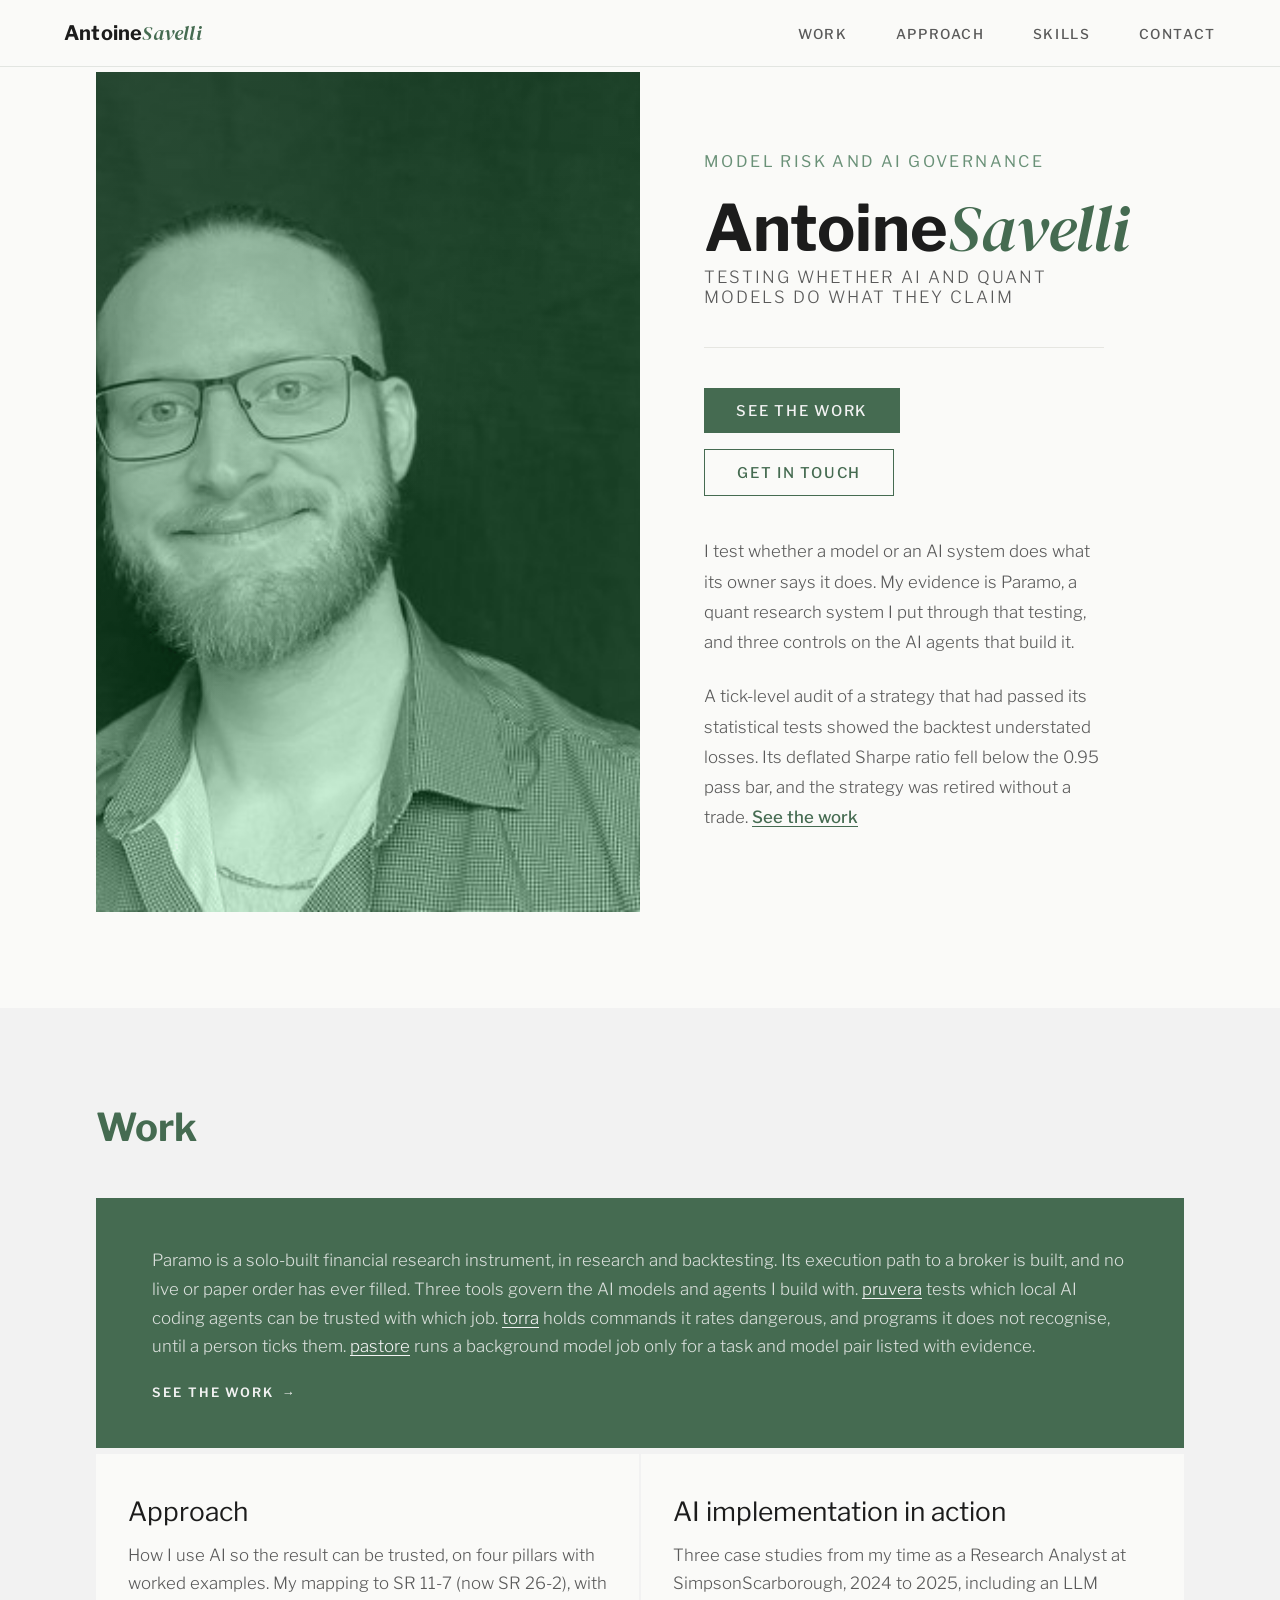
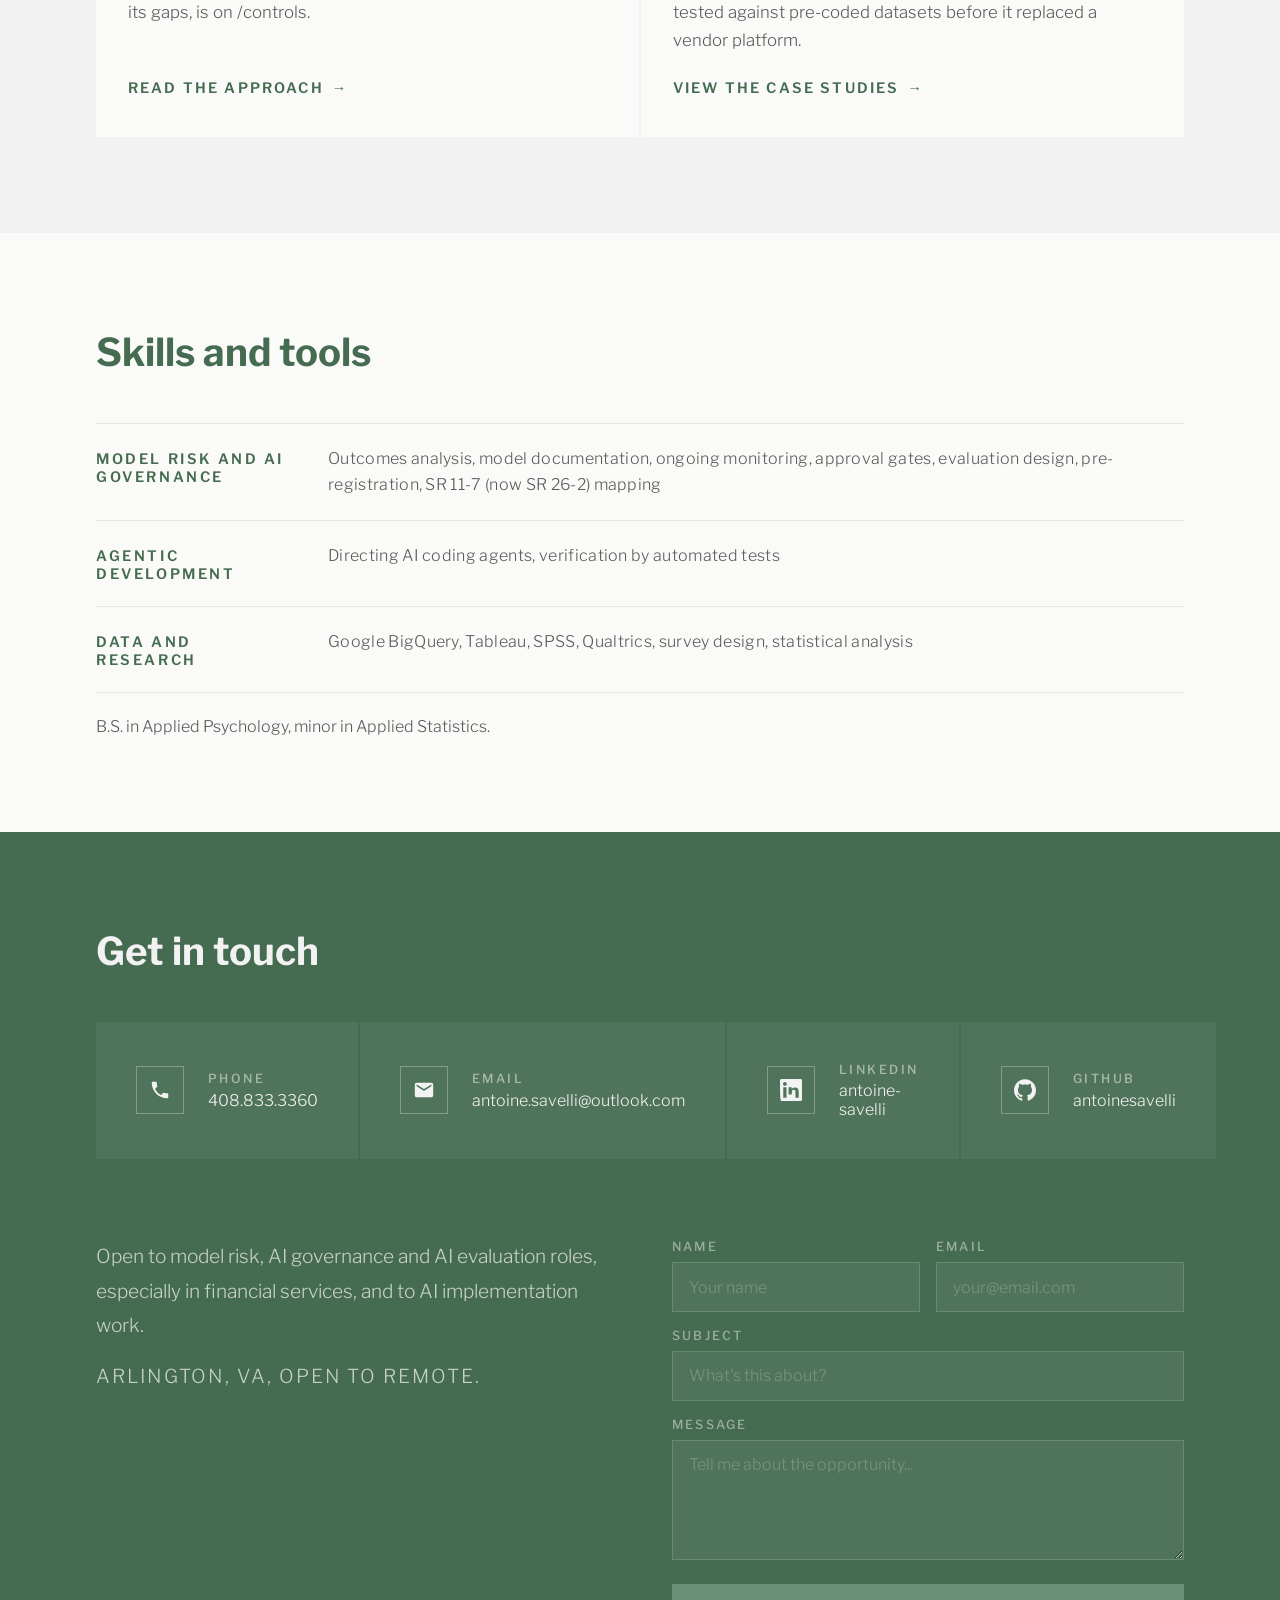
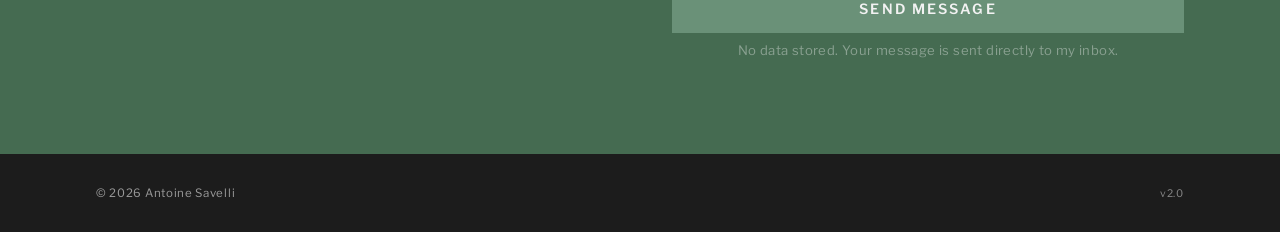
<file: index.html>
<!DOCTYPE html>
<html lang="en">
<head>
  <meta charset="UTF-8" />
  <meta http-equiv="Content-Security-Policy" content="default-src 'self'; img-src 'self' data:; style-src 'self' 'unsafe-inline'; font-src 'self'; script-src 'self' 'unsafe-inline'; connect-src https://formspree.io; form-action https://formspree.io; object-src 'none'; base-uri 'self'">
  <script>document.documentElement.classList.add('js');</script>
  <link rel="icon" type="image/svg+xml" href="[data-uri]" />
  <meta name="viewport" content="width=device-width, initial-scale=1.0" />
  <title>Antoine Savelli · Model risk and AI governance</title>
  <meta name="description" content="Testing whether AI and quant models do what they claim, with a working system that shows how." />
  <link rel="canonical" href="https://antoine-savelli.com/" />
  <style>
@font-face { font-family: 'Libre Franklin'; src: url('/fonts/LibreFranklin-Light.ttf') format('truetype'); font-weight: 300; font-style: normal; font-display: swap; }
    @font-face { font-family: 'Libre Franklin'; src: url('/fonts/LibreFranklin-Regular.ttf') format('truetype'); font-weight: 400; font-style: normal; font-display: swap; }
    @font-face { font-family: 'Libre Franklin'; src: url('/fonts/LibreFranklin-Medium.ttf') format('truetype'); font-weight: 500; font-style: normal; font-display: swap; }
    @font-face { font-family: 'Libre Franklin'; src: url('/fonts/LibreFranklin-SemiBold.ttf') format('truetype'); font-weight: 600; font-style: normal; font-display: swap; }
    @font-face { font-family: 'Libre Franklin'; src: url('/fonts/LibreFranklin-Bold.ttf') format('truetype'); font-weight: 700; font-style: normal; font-display: swap; }
    @font-face { font-family: 'DM Serif Display'; src: url('/fonts/DMSerifDisplay-Italic.ttf') format('truetype'); font-weight: 400; font-style: italic; font-display: swap; }
    :root {
      --forest: #456B51;
      --forest-mid: #4a6b59;
      --forest-light: #6a9178;
      --cream: #F2F2F2;
      --cream-dark: #e6e6e1;
      --off-white: #fafaf8;
      --charcoal: #1c1c1c;
      --mid: #5a5a5a;
      --light: #9a9a9a;
      --accent: #c8a96e;
    }
    *, *::before, *::after { box-sizing: border-box; margin: 0; padding: 0; }
    html { scroll-behavior: smooth; }
    body {
      font-family: 'Libre Franklin', 'Franklin Gothic Book', Arial, sans-serif;
      background: var(--off-white);
      color: var(--charcoal);
      overflow-x: hidden;
    }

    /* NAV */
    nav {
      position: fixed;
      top: 0; left: 0; right: 0;
      z-index: 100;
      display: flex;
      justify-content: space-between;
      align-items: center;
      padding: 1.2rem 4rem;
      background: rgba(250,250,248,0.93);
      backdrop-filter: blur(12px);
      border-bottom: 1px solid rgba(52,74,61,0.12);
    }
    .nav-brand {
      display: flex;
      align-items: baseline;
      gap: 0;
      text-decoration: none;
    }
    .nav-name {
      font-family: 'Libre Franklin', sans-serif;
      font-size: 1.25rem;
      font-weight: 700;
      color: var(--charcoal);
      letter-spacing: 0.01em;
      line-height: 1;
    }
    .nav-last {
      font-family: 'DM Serif Display', serif;
      font-style: italic;
      font-size: 1.25rem;
      font-weight: 400;
      color: var(--forest);
      letter-spacing: 0.01em;
    }
    .nav-links { display: flex; gap: 3rem; list-style: none; }
    .nav-links a {
      font-size: 0.85rem;
      font-weight: 500;
      letter-spacing: 0.12em;
      text-transform: uppercase;
      color: var(--mid);
      text-decoration: none;
      transition: color 0.2s;
    }
    .nav-links a:hover, .nav-links a:focus-visible { color: var(--forest); }

    /* HERO */
    .hero {
      min-height: 100vh;
      display: grid;
      grid-template-columns: minmax(300px, 1fr) minmax(400px, 1fr);
      padding-top: 72px;
    }
    .hero-photo {
      position: relative;
      background: var(--forest);
      overflow: hidden;
      order: -1;
    }
    .hero-photo img {
      width: 100%;
      height: 100%;
      object-fit: cover;
      object-position: center 20%;
      display: block;
      filter: grayscale(12%);
      mix-blend-mode: luminosity;
      opacity: 0.92;
    }
    .hero-photo::after {
      content: '';
      position: absolute;
      inset: 0;
      background: linear-gradient(135deg, rgba(52,74,61,0.3) 0%, transparent 55%);
      pointer-events: none;
    }
    .hero-text {
      display: flex;
      flex-direction: column;
      justify-content: center;
      padding: 5rem 5rem 5rem 4rem;
      background: var(--off-white);
      min-width: 0;
    }
    .hero-eyebrow {
      font-size: 1rem;
      font-weight: 400;
      letter-spacing: 0.15em;
      text-transform: uppercase;
      color: var(--forest-light);
      margin-bottom: 1.5rem;
    }
    .hero-name {
      font-family: 'Libre Franklin', sans-serif;
      font-weight: 700;
      font-size: clamp(3rem, 5vw, 4.5rem);
      line-height: 1.05;
      color: var(--charcoal);
      margin-bottom: 0.3rem;
    }
    .hero-name em { font-family: 'DM Serif Display', serif; font-style: italic; color: var(--forest); font-weight: 400; }
    .hero-title {
      font-size: 1.05rem;
      font-weight: 300;
      letter-spacing: 0.12em;
      text-transform: uppercase;
      color: var(--mid);
      margin-bottom: 2.5rem;
      padding-bottom: 2.5rem;
      border-bottom: 1px solid var(--cream-dark);
    }
    .hero-bio {
      font-size: 1.05rem;
      font-weight: 300;
      line-height: 1.8;
      color: var(--mid);
      max-width: 480px;
      margin-bottom: 1.5rem;
    }
    .hero-bio:last-child { margin-bottom: 0; }
    .hero-bio a { color: var(--forest); font-weight: 500; text-underline-offset: 3px; transition: color 0.2s; }
    .hero-bio a:hover, .hero-bio a:focus-visible { color: var(--forest-mid); }
    .hero-ctas { display: flex; gap: 1rem; flex-wrap: wrap; margin-bottom: 2.5rem; }
    .btn-primary {
      padding: 0.85rem 2rem;
      background: var(--forest);
      color: var(--cream);
      font-size: 0.92rem;
      font-weight: 500;
      letter-spacing: 0.12em;
      text-transform: uppercase;
      text-decoration: none;
      border: none;
      cursor: pointer;
      transition: background 0.2s, transform 0.15s;
      display: inline-block;
    }
    .btn-primary:hover, .btn-primary:focus-visible { background: var(--forest-mid); transform: translateY(-1px); }
    .btn-outline {
      padding: 0.85rem 2rem;
      background: transparent;
      color: var(--forest);
      font-size: 0.92rem;
      font-weight: 500;
      letter-spacing: 0.12em;
      text-transform: uppercase;
      text-decoration: none;
      border: 1.5px solid var(--forest);
      cursor: pointer;
      transition: all 0.2s;
      display: inline-block;
    }
    .btn-outline:hover, .btn-outline:focus-visible { background: var(--forest); color: var(--cream); transform: translateY(-1px); }

    /* SECTION BASE */
    section { padding: 6rem; }
    .section-title {
      font-family: 'Libre Franklin', sans-serif;
      font-size: clamp(2rem, 3vw, 2.8rem);
      font-weight: 500;
      color: var(--charcoal);
      margin-bottom: 3rem;
    }
    .green-title { color: var(--forest) !important; font-weight: 700 !important; }
    .white-title { color: var(--cream) !important; font-weight: 700 !important; }
    #connect .section-title { color: var(--cream); font-weight: 700; }

    /* PORTFOLIO */
    #portfolio { background: var(--cream); scroll-margin-top: 72px; }
    .docs-grid {
      display: grid;
      grid-template-columns: repeat(2, 1fr);
      column-gap: 2px;
      row-gap: 4px;
    }

    .doc-card-featured {
      grid-column: 1 / -1;
      background: var(--forest);
      padding: 3rem 3.5rem;
      display: flex;
      flex-direction: column;
    }
    .doc-card-featured .doc-desc { color: rgba(242,242,242,0.85); }
    .doc-card-featured .doc-desc a { color: var(--cream); text-underline-offset: 3px; transition: color 0.2s; }
    .doc-card-featured .doc-desc a:hover, .doc-card-featured .doc-desc a:focus-visible { color: var(--accent); }
    .doc-card-featured .doc-cta { color: var(--cream); font-size: 0.8rem; text-decoration: none; align-self: flex-start; }
    .doc-card-featured .doc-cta:hover, .doc-card-featured .doc-cta:focus-visible { color: var(--accent); }
    .doc-card {
      margin-top: 2px;
      background: var(--off-white);
      padding: 2.5rem 2rem;
      display: flex;
      flex-direction: column;
      text-decoration: none;
      transition: background 0.2s, transform 0.2s;
      position: relative;
      overflow: hidden;
    }
    .doc-card::before {
      content: '';
      position: absolute;
      top: 0; left: 0;
      width: 3px; height: 0;
      background: var(--forest);
      transition: height 0.3s;
    }
    .doc-card:hover::before, .doc-card:focus-visible::before { height: 100%; }
    .doc-card:hover, .doc-card:focus-visible { background: var(--cream-dark); transform: translateY(-3px); }
    .doc-title {
      font-family: 'Libre Franklin', sans-serif;
      font-size: 1.65rem;
      font-weight: 400;
      color: var(--charcoal);
      margin-bottom: 0.8rem;
      line-height: 1.3;
    }
    .doc-desc {
      font-size: 1.05rem;
      font-weight: 300;
      color: var(--mid);
      line-height: 1.7;
      flex: 1;
      margin-bottom: 1.5rem;
    }
    .doc-cta {
      font-size: 0.9rem;
      font-weight: 600;
      letter-spacing: 0.15em;
      text-transform: uppercase;
      color: var(--forest);
      display: flex;
      align-items: center;
      gap: 0.5rem;
    }
    .doc-cta::after { content: '→'; transition: transform 0.2s; }
    .doc-card:hover .doc-cta::after, .doc-card:focus-visible .doc-cta::after, .doc-cta:hover::after, .doc-cta:focus-visible::after { transform: translateX(4px); }
    #skills { scroll-margin-top: 72px; }
    #connect { scroll-margin-top: 72px; }
    /* SKILLS */
    #skills { background: var(--off-white); }
    .skills-table { width: 100%; border-collapse: collapse; }
    .skills-row {
      display: grid;
      grid-template-columns: 200px 1fr;
      border-top: 1px solid var(--cream-dark);
      padding: 1.4rem 0;
      align-items: baseline;
      gap: 2rem;
    }
    .skills-row:last-child { border-bottom: 1px solid var(--cream-dark); }
    .skills-category-name {
      font-size: 0.9rem;
      font-weight: 600;
      letter-spacing: 0.18em;
      text-transform: uppercase;
      color: var(--forest);
    }
    .skills-values {
      font-size: 1rem;
      font-weight: 300;
      color: var(--mid);
      line-height: 1.6;
      letter-spacing: 0.02em;
    }
    .skills-education { font-size: 1rem; font-weight: 300; color: var(--mid); margin-top: 1.5rem; }

    /* CONNECT */
    #connect { background: var(--forest); }
    .links-row { display: flex; gap: 2px; margin-bottom: 5rem; }
    .link-card {
      flex: 1;
      background: rgba(255,255,255,0.06);
      padding: 2.5rem;
      text-decoration: none;
      transition: background 0.2s, transform 0.2s;
      display: flex;
      align-items: center;
      gap: 1.5rem;
    }
    .link-card:hover, .link-card:focus-visible { background: rgba(255,255,255,0.12); transform: translateY(-2px); }
    .link-icon {
      width: 48px; height: 48px;
      border: 1.5px solid rgba(242,242,242,0.3);
      display: flex;
      align-items: center;
      justify-content: center;
      flex-shrink: 0;
    }
    .link-icon svg { width: 22px; height: 22px; fill: var(--cream); }
    .link-platform {
      font-size: 0.78rem;
      font-weight: 500;
      letter-spacing: 0.2em;
      text-transform: uppercase;
      color: rgba(242,242,242,0.55);
      margin-bottom: 0.3rem;
    }
    .link-handle { font-size: 1rem; font-weight: 300; color: var(--cream); }

    /* CONTACT */
    .contact-grid {
      display: grid;
      grid-template-columns: 1fr 1fr;
      gap: 4rem;
      align-items: start;
    }
    .contact-info-block p {
      font-size: 1.2rem;
      font-weight: 300;
      color: rgba(242,242,242,0.75);
      line-height: 1.8;
      margin-bottom: 2rem;
    }
    .contact-location {
      font-size: 0.82rem;
      font-weight: 400;
      color: rgba(242,242,242,0.55);
      letter-spacing: 0.1em;
      text-transform: uppercase;
      margin-top: -1rem;
    }
    .form-row { display: grid; grid-template-columns: 1fr 1fr; gap: 1rem; }
    .form-group { display: flex; flex-direction: column; margin-bottom: 1rem; }
    .form-group label {
      font-size: 0.78rem;
      font-weight: 500;
      letter-spacing: 0.18em;
      text-transform: uppercase;
      color: rgba(242,242,242,0.5);
      margin-bottom: 0.5rem;
    }
    .form-group input, .form-group textarea {
      font-family: 'Libre Franklin', sans-serif;
      font-size: 1rem;
      font-weight: 300;
      color: var(--cream);
      background: rgba(255,255,255,0.06);
      border: 1px solid rgba(255,255,255,0.15);
      padding: 0.9rem 1rem;
      outline: none;
      transition: border-color 0.2s, background 0.2s;
      width: 100%;
    }
    .form-group input:focus, .form-group textarea:focus {
      border-color: var(--forest-light);
      background: rgba(255,255,255,0.1);
    }
    .form-group input::placeholder, .form-group textarea::placeholder { color: rgba(242,242,242,0.25); }
    .form-group textarea { resize: vertical; min-height: 120px; }
    .form-submit {
      margin-top: 0.5rem;
      width: 100%;
      padding: 1rem;
      background: var(--forest-light);
      color: var(--cream);
      font-family: 'Libre Franklin', sans-serif;
      font-size: 0.88rem;
      font-weight: 600;
      letter-spacing: 0.15em;
      text-transform: uppercase;
      border: none;
      cursor: pointer;
      transition: background 0.2s, transform 0.15s;
    }
    .form-submit:hover, .form-submit:focus-visible { background: var(--forest-mid); transform: translateY(-1px); }

    .form-note { font-size: 0.82rem; color: rgba(242,242,242,0.4); margin-top: 0.6rem; text-align: center; letter-spacing: 0.03em; }

    /* FOOTER */
    footer {
      background: var(--charcoal);
      padding: 2rem 6rem;
      display: flex;
      justify-content: space-between;
      align-items: center;
    }
    footer p { font-size: 0.72rem; color: var(--light); letter-spacing: 0.06em; }

    /* ANIMATIONS */
    .js .fade-up {
      opacity: 0;
      transform: translateY(24px);
      transition: opacity 0.6s ease, transform 0.6s ease;
    }
    .js .fade-up.visible { opacity: 1; transform: translateY(0); }

    /* RESPONSIVE */
    @media (max-width: 900px) {
      .hero { grid-template-columns: 1fr; min-height: auto; }
      .hero-photo { height: 60vw; order: 0; }
      .hero-photo img { object-position: center 15%; }
      footer { flex-direction: column; gap: 0.5rem; text-align: center; padding: 2rem; }
      .hero-title { font-size: 0.78rem; letter-spacing: 0.06em; }
      nav { padding: 1rem 1.5rem; }
      .nav-links { gap: 1.2rem; }
      .nav-links a { font-size: 0.72rem; }
      section { padding: 3rem 1.5rem; }
      .hero-text { padding: 3rem 1.5rem; }
      .hero-name { font-size: clamp(2.2rem, 10vw, 4.5rem); }
      .docs-grid { grid-template-columns: 1fr; }
      .doc-card-featured { padding: 2rem 1.5rem; }
      .skills-row { display: block; padding: 1rem 0; }
      .skills-category-name { display: block; margin-bottom: 0.35rem; font-size: 0.78rem; }
      .skills-values { display: block; font-size: 0.9rem; line-height: 1.75; }
      .links-row { flex-direction: column; }
      .contact-grid { grid-template-columns: 1fr; gap: 2rem; }
      .form-row { grid-template-columns: 1fr; }
    }

    @media (max-width: 700px) {
      .nav-links { display: none; }
    }
  </style>
</head>
<body>

<!-- NAV -->
<nav>
  <a class="nav-brand" href="#"><span class="nav-name">Antoine</span><em class="nav-last"> Savelli</em></a>
  <ul class="nav-links">
    <li><a href="#portfolio">Work</a></li>
    <li><a href="/approach">Approach</a></li>
    <li><a href="#skills">Skills</a></li>
    <li><a href="#connect">Contact</a></li>
  </ul>
</nav>

<!-- HERO -->
<section class="hero" id="home">
  <div class="hero-photo">
    <img src="[data-uri]" alt="Antoine Savelli" />
  </div>
  <div class="hero-text fade-up">
    <p class="hero-eyebrow">Model risk and AI governance</p>
    <h1 class="hero-name">Antoine<em>Savelli</em></h1>
    <p class="hero-title">Testing whether AI and quant models do what they claim</p>
    <div class="hero-ctas">
      <a href="/work" class="btn-primary">See the work</a>
      <a href="#connect" class="btn-outline">Get in touch</a>
    </div>
    <p class="hero-bio">I test whether a model or an AI system does what its owner says it does. My evidence is Paramo, a quant research system I put through that testing, and three controls on the AI agents that build it.</p>
    <p class="hero-bio">A tick-level audit of a strategy that had passed its statistical tests showed the backtest understated losses. Its deflated Sharpe ratio fell below the 0.95 pass bar, and the strategy was retired without a trade. <a href="/work">See the work</a></p>
  </div>
</section>

<!-- WORK -->
<section id="portfolio">
  <h2 class="section-title green-title fade-up">Work</h2>
  <div class="docs-grid">
    <div class="doc-card-featured fade-up">
      <p class="doc-desc">Paramo is a solo-built financial research instrument, in research and backtesting. Its execution path to a broker is built, and no live or paper order has ever filled. Three tools govern the AI models and agents I build with. <a href="https://github.com/antoinesavelli/pruvera" target="_blank" rel="noopener">pruvera</a> tests which local AI coding agents can be trusted with which job. <a href="https://github.com/antoinesavelli/torra" target="_blank" rel="noopener">torra</a> holds commands it rates dangerous, and programs it does not recognise, until a person ticks them. <a href="https://github.com/antoinesavelli/pastore" target="_blank" rel="noopener">pastore</a> runs a background model job only for a task and model pair listed with evidence.</p>
      <a href="/work" class="doc-cta">See the work</a>
    </div>
    <a href="/approach" class="doc-card fade-up">
      <h3 class="doc-title">Approach</h3>
      <p class="doc-desc">How I use AI so the result can be trusted, on four pillars with worked examples. My mapping to SR 11-7 (now SR 26-2), with its gaps, is on /controls.</p>
      <span class="doc-cta">Read the approach</span>
    </a>
    <a href="/ai-implementation.html" class="doc-card fade-up">
      <h3 class="doc-title">AI implementation in action</h3>
      <p class="doc-desc">Three case studies from my time as a Research Analyst at SimpsonScarborough, 2024 to 2025, including an LLM tested against pre-coded datasets before it replaced a vendor platform.</p>
      <span class="doc-cta">View the case studies</span>
    </a>
  </div>
</section>

<!-- SKILLS -->
<section id="skills">
  <h2 class="section-title green-title fade-up">Skills and tools</h2>
  <div class="skills-table">

    <div class="skills-row fade-up">
      <p class="skills-category-name">Model risk and AI governance</p>
      <p class="skills-values">Outcomes analysis, model documentation, ongoing monitoring, approval gates, evaluation design, pre-registration, SR 11-7 (now SR 26-2) mapping</p>
    </div>

    <div class="skills-row fade-up">
      <p class="skills-category-name">Agentic development</p>
      <p class="skills-values">Directing AI coding agents, verification by automated tests</p>
    </div>

    <div class="skills-row fade-up">
      <p class="skills-category-name">Data and research</p>
      <p class="skills-values">Google BigQuery, Tableau, SPSS, Qualtrics, survey design, statistical analysis</p>
    </div>

  </div>
  <p class="skills-education fade-up">B.S. in Applied Psychology, minor in Applied Statistics.</p>
</section>

<!-- CONNECT -->
<section id="connect">
  <h2 class="section-title white-title fade-up">Get in touch</h2>
  <div class="links-row">
    <a href="tel:+14088333360" class="link-card fade-up">
      <div class="link-icon"><svg viewBox="0 0 24 24" xmlns="http://www.w3.org/2000/svg"><path d="M6.62 10.79c1.44 2.83 3.76 5.14 6.59 6.59l2.2-2.2c.27-.27.67-.36 1.02-.24 1.12.37 2.33.57 3.57.57.55 0 1 .45 1 1V20c0 .55-.45 1-1 1-9.39 0-17-7.61-17-17 0-.55.45-1 1-1h3.5c.55 0 1 .45 1 1 0 1.25.2 2.45.57 3.57.11.35.03.74-.25 1.02l-2.2 2.2z"/></svg></div>
      <div class="link-info"><p class="link-platform">Phone</p><p class="link-handle">408.833.3360</p></div>
    </a>
    <a href="mailto:antoine.savelli@outlook.com" class="link-card fade-up">
      <div class="link-icon"><svg viewBox="0 0 24 24" xmlns="http://www.w3.org/2000/svg"><path d="M20 4H4c-1.1 0-1.99.9-1.99 2L2 18c0 1.1.9 2 2 2h16c1.1 0 2-.9 2-2V6c0-1.1-.9-2-2-2zm0 4l-8 5-8-5V6l8 5 8-5v2z"/></svg></div>
      <div class="link-info"><p class="link-platform">Email</p><p class="link-handle">antoine.savelli@outlook.com</p></div>
    </a>
    <a href="https://www.linkedin.com/in/antoine-savelli/" target="_blank" rel="noopener" class="link-card fade-up">
      <div class="link-icon"><svg viewBox="0 0 24 24" xmlns="http://www.w3.org/2000/svg"><path d="M20.447 20.452h-3.554v-5.569c0-1.328-.027-3.037-1.852-3.037-1.853 0-2.136 1.445-2.136 2.939v2.0H9.351V9h3.414v2.0h.046c.477-.9 1.637-1.85 3.37-1.85 3.601 0 4.267 2.37 4.267 5.455v2.0zM5.337 7.433c-1.144 0-2.063-.926-2.063-2.065 0-1.138.92-2.063 2.063-2.063 1.14 0 2.064.925 2.064 2.063 0 1.139-.925 2.065-2.064 2.065zm1.782 13.019H3.555V9h3.564v2.0zM22.225 0H1.771C.792 0 0 .774 0 1.729v2.0C0 23.227.792 24 1.771 24h20.451C23.2 24 24 23.227 24 22.271V1.729C24 .774 23.2 0 22.222 0h.003z"/></svg></div>
      <div class="link-info"><p class="link-platform">LinkedIn</p><p class="link-handle">antoine-savelli</p></div>
    </a>
    <a href="https://github.com/antoinesavelli" target="_blank" rel="noopener" class="link-card fade-up">
      <div class="link-icon"><svg viewBox="0 0 24 24" xmlns="http://www.w3.org/2000/svg"><path d="M12 .297c-6.63 0-12 5.373-12 12 0 5.303 3.438 9.8 8.205 11.385.6.113.82-.258.82-.577 0-.285-.01-1.04-.015-2.04-3.338.724-4.042-1.61-4.042-1.61C4.422 18.07 3.633 17.7 3.633 17.7c-1.087-.744.084-.729.084-.729 1.205.084 1.838 1.236 1.838 1.236 1.07 1.835 2.809 1.305 3.495.998.108-.776.417-1.305.76-1.605-2.665-.3-5.466-1.332-5.466-5.93 0-1.31.465-2.38 1.235-3.22-.135-.303-.54-1.523.105-3.176 0 0 1.005-.322 3.3 1.23.96-.267 1.98-.399 3-.405 1.02.006 2.04.138 3 .405 2.28-1.552 3.285-1.23 3.285-1.23.645 1.653.24 2.873.12 3.176.765.84 1.23 1.91 1.23 3.22 0 4.61-2.805 5.625-5.475 5.92.42.36.81 1.096.81 2.22 0 1.606-.015 2.896-.015 3.286 0 .315.21.69.825.57C20.565 22.092 24 17.592 24 12.297c0-6.627-5.373-12-12-12"/></svg></div>
      <div class="link-info"><p class="link-platform">GitHub</p><p class="link-handle">antoinesavelli</p></div>
    </a>
  </div>
  <div class="contact-grid">
    <div class="contact-info-block fade-up">
      <p>Open to model risk, AI governance and AI evaluation roles, especially in financial services, and to AI implementation work.</p>
      <p class="contact-location">Arlington, VA, open to remote.</p>
    </div>
    <form class="contact-form fade-up" id="contactForm" action="https://formspree.io/f/mrejgyyj" method="POST">
      <div class="form-row">
        <div class="form-group">
          <label for="name">Name</label>
          <input type="text" id="name" name="name" placeholder="Your name" required />
        </div>
        <div class="form-group">
          <label for="email">Email</label>
          <input type="email" id="email" name="email" placeholder="your@email.com" required />
        </div>
      </div>
      <div class="form-group">
        <label for="subject">Subject</label>
        <input type="text" id="subject" name="subject" placeholder="What's this about?" />
      </div>
      <div class="form-group">
        <label for="message">Message</label>
        <textarea id="message" name="message" placeholder="Tell me about the opportunity..." required></textarea>
      </div>
      <button type="submit" class="form-submit">Send Message</button>
      <p class="form-note">No data stored. Your message is sent directly to my inbox.</p>
    </form>
  </div>
</section>

<!-- FOOTER -->
<footer>
  <p>© 2026 Antoine Savelli</p>
  <p style="font-size: 0.65rem; color: #888; letter-spacing: 0.08em;">v2.0</p>
</footer>

<script>
  const observer = new IntersectionObserver((entries) => {
    entries.forEach(e => {
      if (e.isIntersecting) { e.target.classList.add('visible'); observer.unobserve(e.target); }
    });
  }, { threshold: 0.1 });
  document.querySelectorAll('.fade-up').forEach(el => observer.observe(el));

  document.getElementById('contactForm').addEventListener('submit', async function(e) {
    e.preventDefault();
    const form = e.target;
    const btn = form.querySelector('.form-submit');
    btn.textContent = 'Sending, please wait';
    btn.disabled = true;
    try {
      const res = await fetch('https://formspree.io/f/mrejgyyj', {
        method: 'POST',
        body: new FormData(form),
        headers: { 'Accept': 'application/json' }
      });
      if (res.ok) {
        btn.textContent = 'Sent';
        form.reset();
      } else {
        btn.textContent = 'Something went wrong. Try again.';
        btn.disabled = false;
      }
    } catch {
      btn.textContent = 'Something went wrong. Try again.';
      btn.disabled = false;
    }
  });
</script>
</body>
</html>
</file>
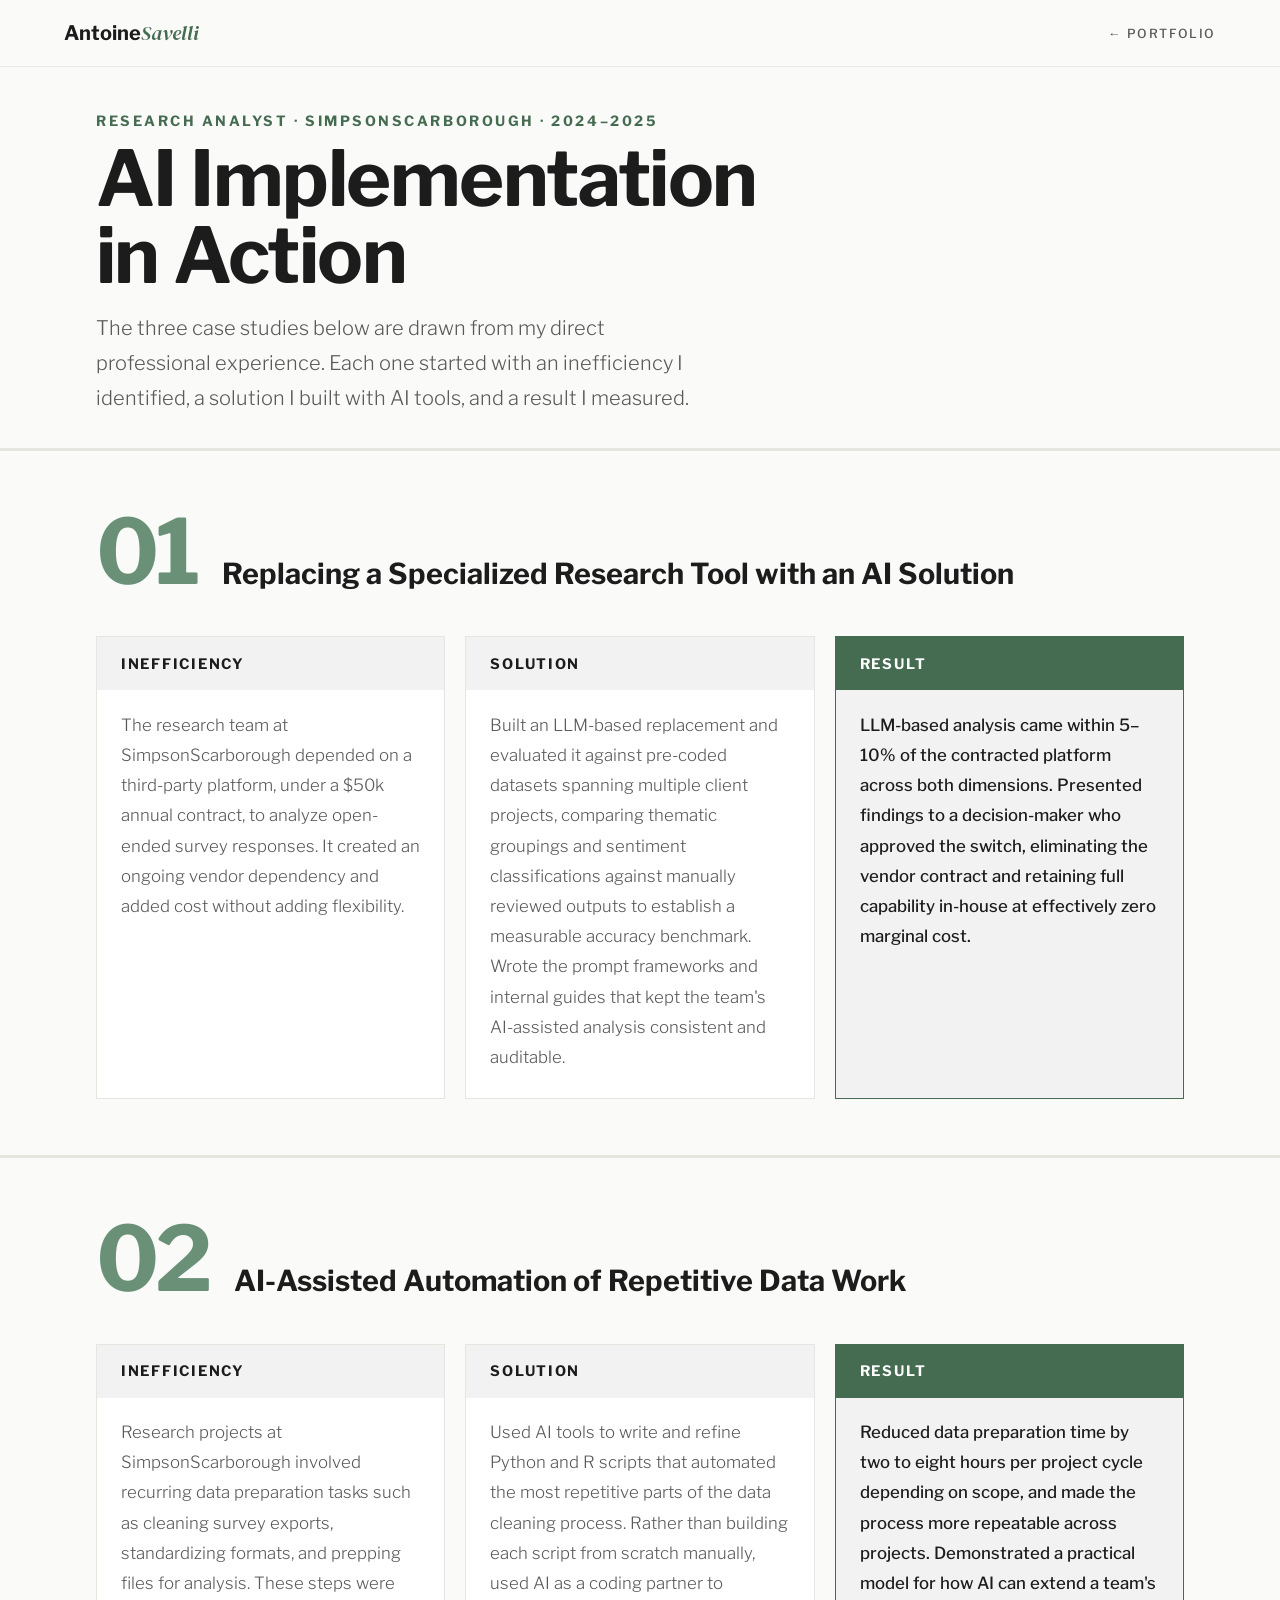
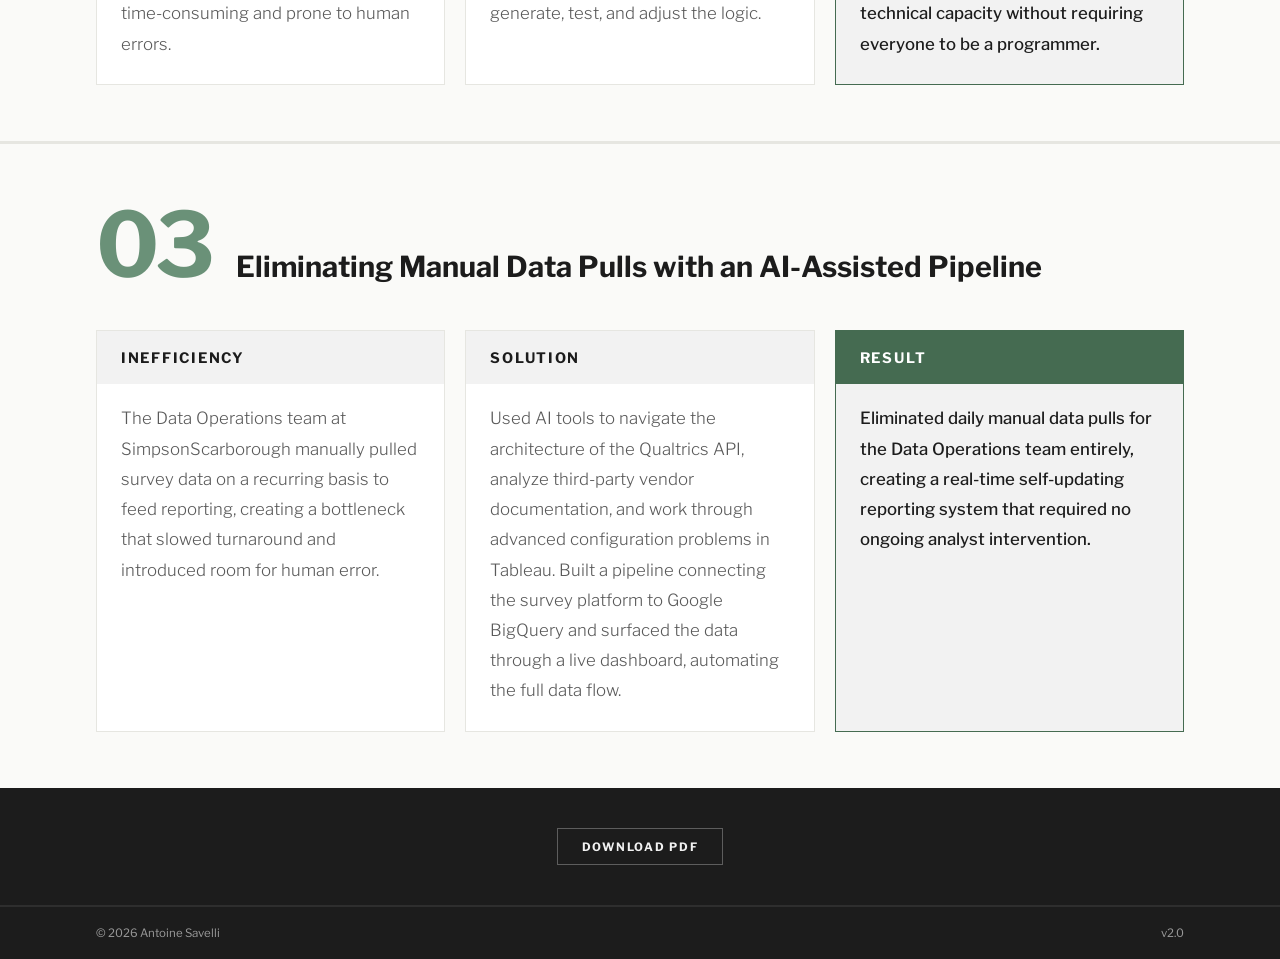
<file: ai-implementation.html>
<!DOCTYPE html>
<html lang="en">
<head>
  <meta charset="UTF-8" />
  <meta http-equiv="Content-Security-Policy" content="default-src 'self'; img-src 'self' data:; style-src 'self' 'unsafe-inline'; font-src 'self'; script-src 'none'; object-src 'none'; base-uri 'self'; form-action 'none'">
  <meta name="viewport" content="width=device-width, initial-scale=1.0" />
  <link rel="icon" type="image/svg+xml" href="[data-uri]" />
  <title>AI Implementation in Action -- Antoine Savelli</title>
  <style>
    @font-face { font-family: 'Libre Franklin'; src: url('/fonts/LibreFranklin-Light.ttf') format('truetype'); font-weight: 300; font-style: normal; font-display: swap; }
    @font-face { font-family: 'Libre Franklin'; src: url('/fonts/LibreFranklin-Regular.ttf') format('truetype'); font-weight: 400; font-style: normal; font-display: swap; }
    @font-face { font-family: 'Libre Franklin'; src: url('/fonts/LibreFranklin-Medium.ttf') format('truetype'); font-weight: 500; font-style: normal; font-display: swap; }
    @font-face { font-family: 'Libre Franklin'; src: url('/fonts/LibreFranklin-Bold.ttf') format('truetype'); font-weight: 700; font-style: normal; font-display: swap; }
    @font-face { font-family: 'DM Serif Display'; src: url('/fonts/DMSerifDisplay-Italic.ttf') format('truetype'); font-weight: 400; font-style: italic; font-display: swap; }
    :root {
      --forest: #456B51; --forest-mid: #4a6b59; --forest-light: #6a9178;
      --cream: #F2F2F2; --cream-dark: #e6e6e1; --off-white: #fafaf8;
      --charcoal: #1c1c1c; --mid: #5a5a5a; --light: #9a9a9a;
    }
    *, *::before, *::after { box-sizing: border-box; margin: 0; padding: 0; }
    body { font-family: 'Libre Franklin', Arial, sans-serif; background: var(--off-white); color: var(--charcoal); }
    nav { position: fixed; top: 0; left: 0; right: 0; z-index: 100; display: flex; justify-content: space-between; align-items: center; padding: 1.2rem 4rem; background: rgba(250,250,248,0.93); backdrop-filter: blur(12px); border-bottom: 1px solid rgba(69,107,81,0.12); }
    .nav-brand { font-family: 'Libre Franklin', sans-serif; font-size: 1.25rem; font-weight: 700; color: var(--charcoal); text-decoration: none; }
    .nav-brand em { font-family: 'DM Serif Display', serif; font-style: italic; color: var(--forest); font-weight: 400; }
    .nav-back { font-size: 0.78rem; font-weight: 500; letter-spacing: 0.12em; text-transform: uppercase; color: var(--mid); text-decoration: none; transition: color 0.2s; }
    .nav-back:hover { color: var(--forest); }

    .page-hero { padding: 7rem 6rem 0; background: var(--off-white); }
    .hero-kicker { font-size: 0.88rem; font-weight: 700; letter-spacing: 0.18em; text-transform: uppercase; color: var(--forest); margin-bottom: 0.75rem; }
    .hero-title { font-size: clamp(3.5rem, 6vw, 5.5rem); font-weight: 700; color: var(--charcoal); line-height: 1.0; letter-spacing: -0.02em; margin-bottom: 1rem; }
    .hero-deck { font-size: 1.25rem; font-weight: 300; color: var(--mid); line-height: 1.75; max-width: 620px; padding-bottom: 2rem; }

    .cases { background: var(--off-white); border-top: 3px solid var(--cream-dark); }
    .case { border-bottom: 3px solid var(--cream-dark); padding: 3.5rem 6rem; }
    .case:last-child { border-bottom: none; }
    .case-header { display: flex; align-items: baseline; gap: 1.5rem; margin-bottom: 2.5rem; }
    .case-num { font-size: clamp(4.5rem, 7vw, 6.5rem); font-weight: 700; color: var(--forest-light); line-height: 1; letter-spacing: -0.04em; flex-shrink: 0; }
    .case-title { font-size: 1.8rem; font-weight: 700; color: var(--charcoal); line-height: 1.15; }

    /* Three boxes per case: each label sits above its text, one column per box. */
    .iar { display: grid; grid-template-columns: repeat(3, 1fr); grid-template-rows: auto 1fr; grid-auto-flow: column; column-gap: 1.25rem; }
    .iar-label {
      font-size: 0.9rem; font-weight: 700; letter-spacing: 0.12em; text-transform: uppercase;
      padding: 1.1rem 1.5rem; color: var(--charcoal); background: var(--cream);
      border: 1px solid var(--cream-dark); border-bottom: none;
    }
    .iar-label.result-label { color: #fff; background: var(--forest); border-color: var(--forest); }
    .iar-content {
      font-size: 1.05rem; font-weight: 300; color: var(--mid); line-height: 1.8;
      padding: 1.2rem 1.5rem 1.6rem; background: #fff;
      border: 1px solid var(--cream-dark); border-top: none;
    }
    .iar-content.result-content { font-weight: 500; color: var(--charcoal); background: var(--cream); border-color: var(--forest); }

    .pdf-bar { background: var(--charcoal); padding: 2.5rem 6rem; display: flex; align-items: center; justify-content: center; border-bottom: 1px solid rgba(255,255,255,0.08); }
    .pdf-label { font-size: 0.78rem; color: var(--light); }
    .pdf-link { font-size: 0.72rem; font-weight: 600; letter-spacing: 0.15em; text-transform: uppercase; color: var(--cream); text-decoration: none; padding: 0.65rem 1.5rem; border: 1px solid rgba(242,242,242,0.3); transition: all 0.2s; }
    .pdf-link:hover { background: var(--forest); border-color: var(--forest); }
    footer { background: var(--charcoal); padding: 1.2rem 6rem; display: flex; justify-content: space-between; border-top: 1px solid rgba(255,255,255,0.08); }
    footer p { font-size: 0.72rem; color: var(--light); }

    @media (max-width: 900px) {
      nav { padding: 1rem 1.5rem; }
      .page-hero, .case, .pdf-bar, footer { padding-left: 1.5rem; padding-right: 1.5rem; }
      .page-hero { padding-top: 5rem; padding-bottom: 1.5rem; }
      .hero-title { font-size: clamp(2.25rem, 10vw, 3.5rem); }
      .case { padding: 2rem 1.5rem; }
      .case-header { flex-direction: column; gap: 0.25rem; align-items: flex-start; }
      .case-num { font-size: 2.5rem; line-height: 1; }
      .case-title { font-size: 1.3rem; }
      .iar { grid-template-columns: 1fr; grid-template-rows: none; grid-auto-flow: row; }
      .iar-label { font-size: 0.78rem; padding: 0.75rem 1rem; }
      .iar-content { font-size: 0.95rem; padding: 0.9rem 1rem 1.1rem; margin-bottom: 1rem; }
      .iar-content:last-child { margin-bottom: 0; }
      .pdf-bar { flex-direction: column; gap: 1rem; }
      footer { flex-direction: column; gap: 0.5rem; text-align: center; }
    }
  </style>
</head>
<body>
<nav>
  <a class="nav-brand" href="/">Antoine<em>Savelli</em></a>
  <a class="nav-back" href="/#portfolio">← Portfolio</a>
</nav>

<div class="page-hero">
  <p class="hero-kicker">Research Analyst · SimpsonScarborough · 2024–2025</p>
  <h1 class="hero-title">AI Implementation<br>in Action</h1>
  <p class="hero-deck">The three case studies below are drawn from my direct professional experience. Each one started with an inefficiency I identified, a solution I built with AI tools, and a result I measured.</p>
</div>

<div class="cases">
  <div class="case">
    <div class="case-header">
      <div class="case-num">01</div>
      <h2 class="case-title">Replacing a Specialized Research Tool with an AI Solution</h2>
    </div>
    <div class="iar">
      <div class="iar-label">Inefficiency</div>
      <div class="iar-content">The research team at SimpsonScarborough depended on a third-party platform, under a $50k annual contract, to analyze open-ended survey responses. It created an ongoing vendor dependency and added cost without adding flexibility.</div>
      <div class="iar-label">Solution</div>
      <div class="iar-content">Built an LLM-based replacement and evaluated it against pre-coded datasets spanning multiple client projects, comparing thematic groupings and sentiment classifications against manually reviewed outputs to establish a measurable accuracy benchmark. Wrote the prompt frameworks and internal guides that kept the team's AI-assisted analysis consistent and auditable.</div>
      <div class="iar-label result-label">Result</div>
      <div class="iar-content result-content">LLM-based analysis came within 5–10% of the contracted platform across both dimensions. Presented findings to a decision-maker who approved the switch, eliminating the vendor contract and retaining full capability in-house at effectively zero marginal cost.</div>
    </div>
  </div>

  <div class="case">
    <div class="case-header">
      <div class="case-num">02</div>
      <h2 class="case-title">AI-Assisted Automation of Repetitive Data Work</h2>
    </div>
    <div class="iar">
      <div class="iar-label">Inefficiency</div>
      <div class="iar-content">Research projects at SimpsonScarborough involved recurring data preparation tasks such as cleaning survey exports, standardizing formats, and prepping files for analysis. These steps were time-consuming and prone to human errors.</div>
      <div class="iar-label">Solution</div>
      <div class="iar-content">Used AI tools to write and refine Python and R scripts that automated the most repetitive parts of the data cleaning process. Rather than building each script from scratch manually, used AI as a coding partner to generate, test, and adjust the logic.</div>
      <div class="iar-label result-label">Result</div>
      <div class="iar-content result-content">Reduced data preparation time by two to eight hours per project cycle depending on scope, and made the process more repeatable across projects. Demonstrated a practical model for how AI can extend a team's technical capacity without requiring everyone to be a programmer.</div>
    </div>
  </div>

  <div class="case">
    <div class="case-header">
      <div class="case-num">03</div>
      <h2 class="case-title">Eliminating Manual Data Pulls with an AI-Assisted Pipeline</h2>
    </div>
    <div class="iar">
      <div class="iar-label">Inefficiency</div>
      <div class="iar-content">The Data Operations team at SimpsonScarborough manually pulled survey data on a recurring basis to feed reporting, creating a bottleneck that slowed turnaround and introduced room for human error.</div>
      <div class="iar-label">Solution</div>
      <div class="iar-content">Used AI tools to navigate the architecture of the Qualtrics API, analyze third-party vendor documentation, and work through advanced configuration problems in Tableau. Built a pipeline connecting the survey platform to Google BigQuery and surfaced the data through a live dashboard, automating the full data flow.</div>
      <div class="iar-label result-label">Result</div>
      <div class="iar-content result-content">Eliminated daily manual data pulls for the Data Operations team entirely, creating a real-time self-updating reporting system that required no ongoing analyst intervention.</div>
    </div>
  </div>
</div>

<div class="pdf-bar">
  <a href="https://drive.google.com/uc?export=download&id=14Y0NcO2cwdZTpFHjoWy9LrlVRw6LHmay" class="pdf-link">Download PDF</a>
</div>
<footer>
  <p>© 2026 Antoine Savelli</p>
  <p>v2.0</p>
</footer>
</body>
</html>
</file>
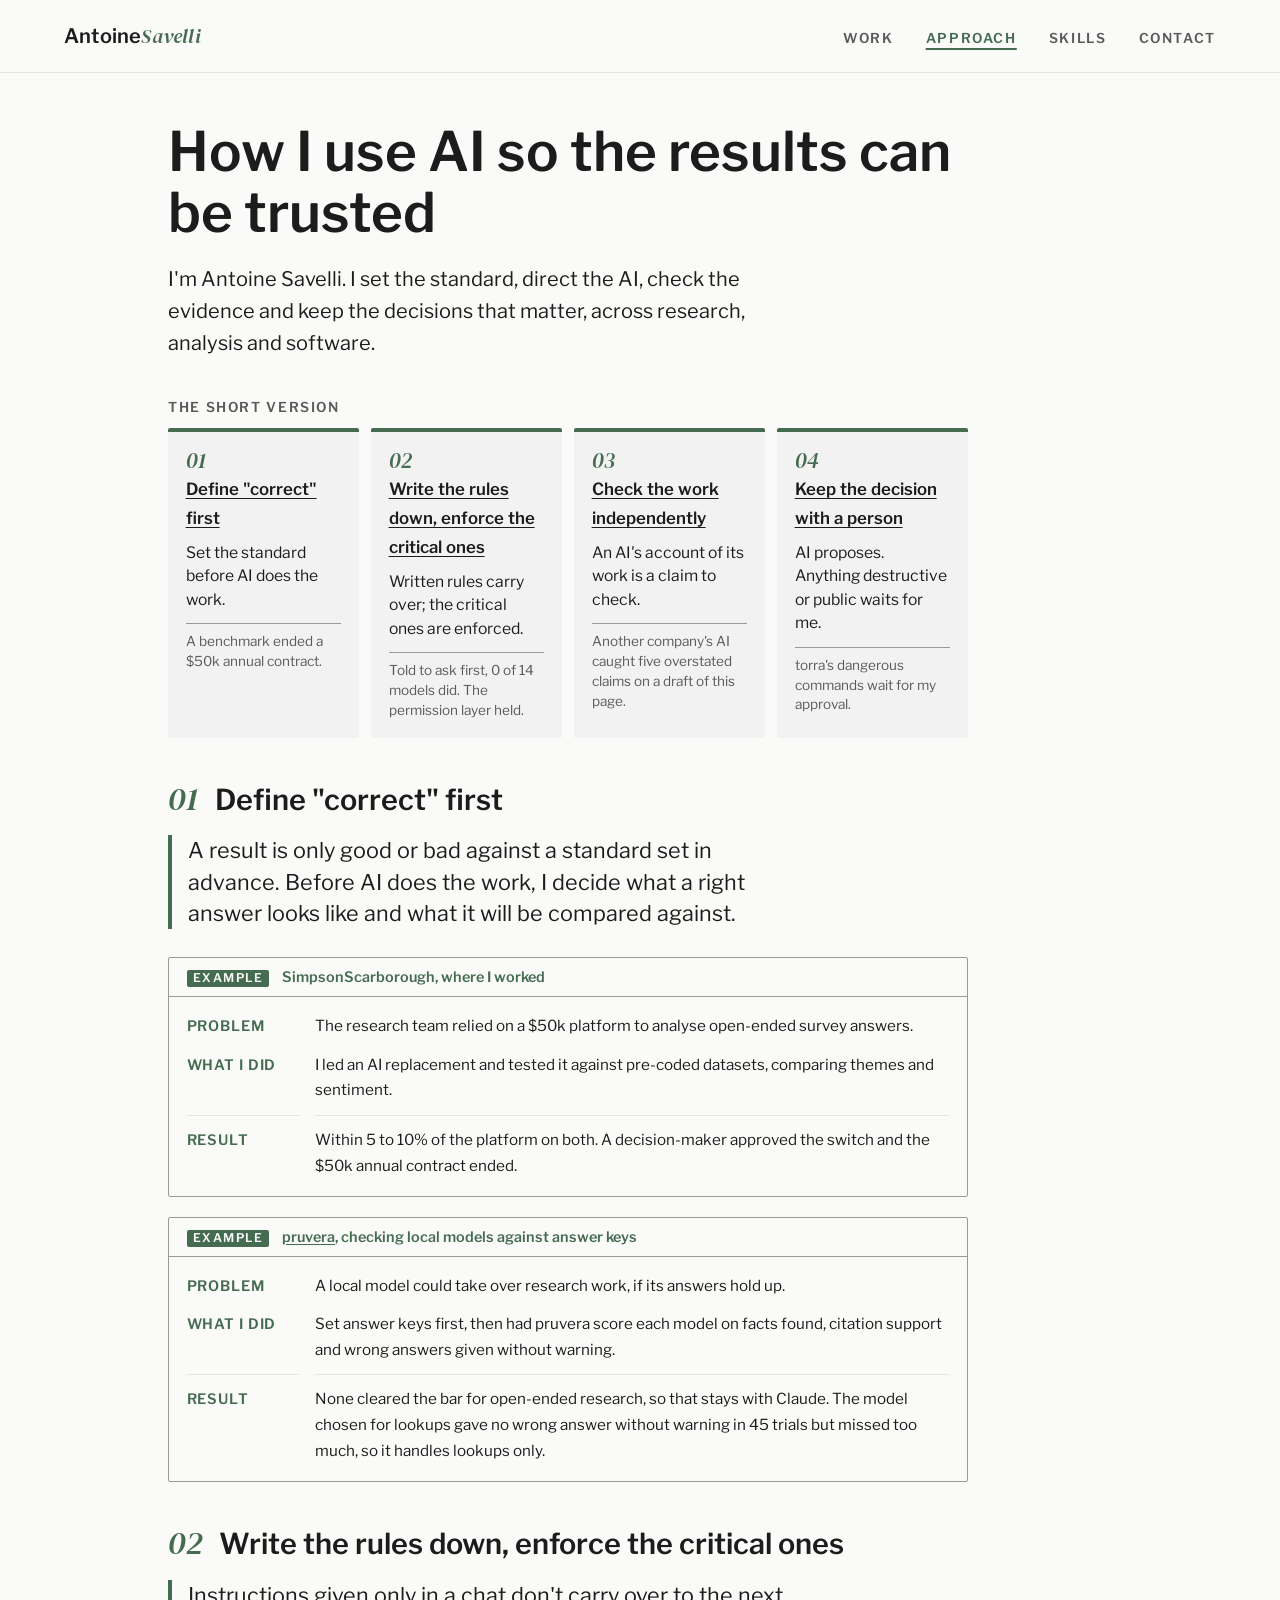
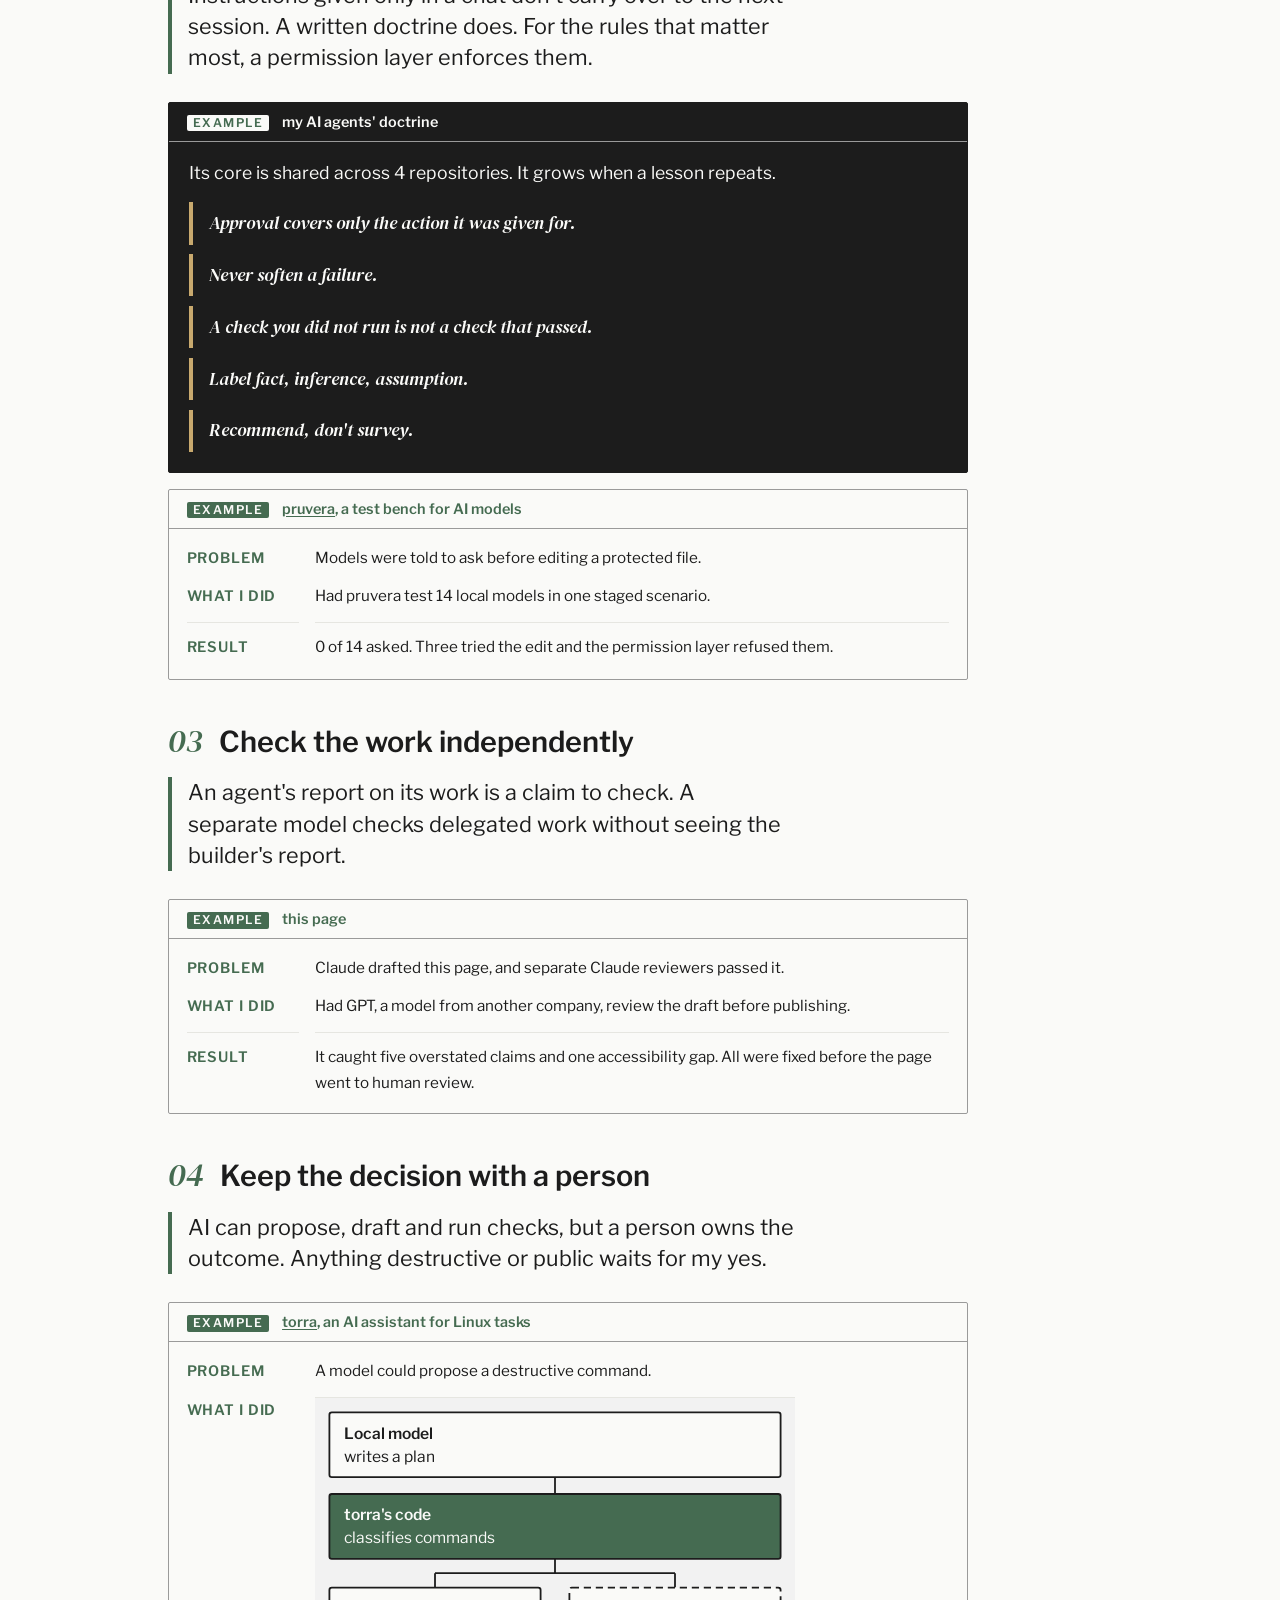
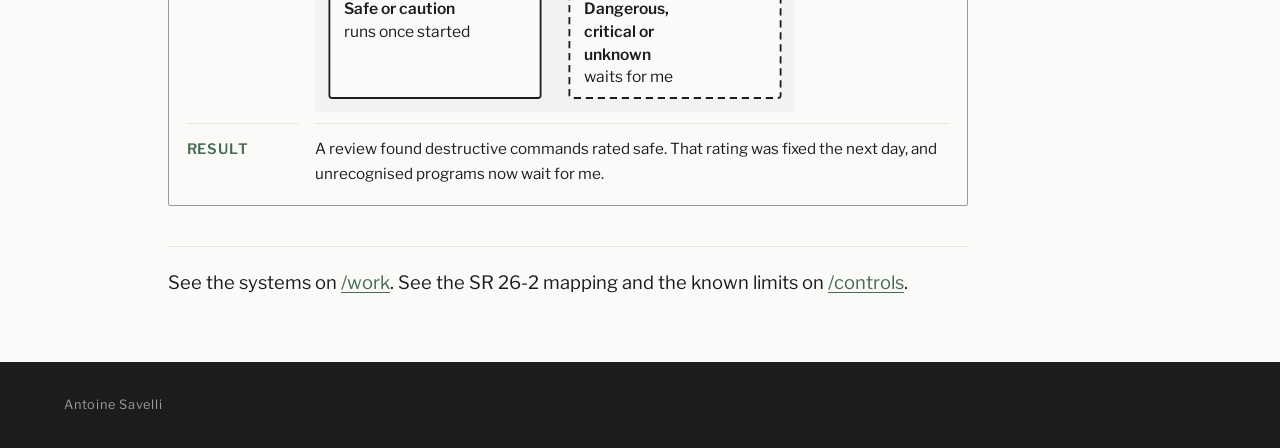
<file: approach.html>
<!DOCTYPE html>
<html lang="en">
<head>
  <meta charset="UTF-8" />
  <meta name="viewport" content="width=device-width, initial-scale=1.0" />
  <title>Approach · Antoine Savelli</title>
  <meta name="description" content="How I use AI so the results can be trusted: four pillars, each with a worked example, and the rulebook my AI agents read." />
  <meta http-equiv="Content-Security-Policy" content="default-src 'self'; img-src 'self' data:; style-src 'self'; font-src 'self'; script-src 'none'; object-src 'none'; base-uri 'self'; form-action 'none'" />
  <link rel="canonical" href="https://antoine-savelli.com/approach" />
  <link rel="icon" type="image/svg+xml" href="[data-uri]" />
  <link rel="stylesheet" href="/assets/site.css" />
</head>
<body>
  <nav class="site-nav">
    <a class="nav-brand" href="/"><span class="nav-name">Antoine</span><em class="nav-last"> Savelli</em></a>
    <ul class="nav-links">
      <li><a href="/work">Work</a></li>
      <li><a href="/approach" aria-current="page">Approach</a></li>
      <li><a href="/#skills">Skills</a></li>
      <li><a href="/#connect">Contact</a></li>
    </ul>
  </nav>
  <main class="approach">
    <header class="approach-intro">
      <h1>How I use AI so the results can be trusted</h1>
      <p class="lead">I'm Antoine Savelli. I set the standard, direct the AI, check the evidence and keep the decisions that matter, across research, analysis and software.</p>
    </header>

    <section aria-labelledby="short-h">
      <h2 class="short-h" id="short-h">The short version</h2>
      <ol class="tiles" role="list">
        <li><a href="#correct">Define "correct" first</a><p>Set the standard before AI does the work.</p><p class="tile-proof">A benchmark ended a $50k annual contract.</p></li>
        <li><a href="#rules">Write the rules down, enforce the critical ones</a><p>Written rules carry over; the critical ones are enforced.</p><p class="tile-proof">Told to ask first, 0 of 14 models did. The permission layer held.</p></li>
        <li><a href="#judge">Check the work independently</a><p>An AI's account of its work is a claim to check.</p><p class="tile-proof">Another company's AI caught five overstated claims on a draft of this page.</p></li>
        <li><a href="#decide">Keep the decision with a person</a><p>AI proposes. Anything destructive or public waits for me.</p><p class="tile-proof">torra's dangerous commands wait for my approval.</p></li>
      </ol>
    </section>

    <section class="principle" id="correct" aria-labelledby="correct-h">
      <h2 id="correct-h">Define &quot;correct&quot; first</h2>
      <p class="why">A result is only good or bad against a standard set in advance. Before AI does the work, I decide what a right answer looks like and what it will be compared against.</p>
      <div class="example">
        <p class="example-label"><span class="eg-tag">Example</span> SimpsonScarborough, where I worked</p>
        <dl>
          <dt>Problem</dt><dd>The research team relied on a $50k platform to analyse open-ended survey answers.</dd>
          <dt>What I did</dt><dd>I led an AI replacement and tested it against pre-coded datasets, comparing themes and sentiment.</dd>
          <dt>Result</dt><dd>Within 5 to 10% of the platform on both. A decision-maker approved the switch and the $50k annual contract ended.</dd>
        </dl>
      </div>
      <div class="example">
        <p class="example-label"><span class="eg-tag">Example</span> <a href="https://github.com/antoinesavelli/pruvera">pruvera</a>, checking local models against answer keys</p>
        <dl>
          <dt>Problem</dt><dd>A local model could take over research work, if its answers hold up.</dd>
          <dt>What I did</dt><dd>Set answer keys first, then had pruvera score each model on facts found, citation support and wrong answers given without warning.</dd>
          <dt>Result</dt><dd>None cleared the bar for open-ended research, so that stays with Claude. The model chosen for lookups gave no wrong answer without warning in 45 trials but missed too much, so it handles lookups only.</dd>
        </dl>
      </div>
    </section>

    <section class="principle" id="rules" aria-labelledby="rules-h">
      <h2 id="rules-h">Write the rules down, enforce the critical ones</h2>
      <p class="why">Instructions given only in a chat don't carry over to the next session. A written doctrine does. For the rules that matter most, a permission layer enforces them.</p>
      <div class="doctrine">
        <p class="example-label"><span class="eg-tag">Example</span> my AI agents' doctrine</p>
        <p class="doctrine-what">Its core is shared across 4 repositories. It grows when a lesson repeats.</p>
        <ul class="rules" role="list">
          <li>Approval covers only the action it was given for.</li>
          <li>Never soften a failure.</li>
          <li>A check you did not run is not a check that passed.</li>
          <li>Label fact, inference, assumption.</li>
          <li>Recommend, don't survey.</li>
        </ul>
      </div>
      <div class="example">
        <p class="example-label"><span class="eg-tag">Example</span> <a href="https://github.com/antoinesavelli/pruvera">pruvera</a>, a test bench for AI models</p>
        <dl>
          <dt>Problem</dt><dd>Models were told to ask before editing a protected file.</dd>
          <dt>What I did</dt><dd>Had pruvera test 14 local models in one staged scenario.</dd>
          <dt>Result</dt><dd>0 of 14 asked. Three tried the edit and the permission layer refused them.</dd>
        </dl>
      </div>
    </section>

    <section class="principle" id="judge" aria-labelledby="judge-h">
      <h2 id="judge-h">Check the work independently</h2>
      <p class="why">An agent's report on its work is a claim to check. A separate model checks delegated work without seeing the builder's report.</p>
      <div class="example">
        <p class="example-label"><span class="eg-tag">Example</span> this page</p>
        <dl>
          <dt>Problem</dt><dd>Claude drafted this page, and separate Claude reviewers passed it.</dd>
          <dt>What I did</dt><dd>Had GPT, a model from another company, review the draft before publishing.</dd>
          <dt>Result</dt><dd>It caught five overstated claims and one accessibility gap. All were fixed before the page went to human review.</dd>
        </dl>
      </div>
    </section>

    <section class="principle" id="decide" aria-labelledby="decide-h">
      <h2 id="decide-h">Keep the decision with a person</h2>
      <p class="why">AI can propose, draft and run checks, but a person owns the outcome. Anything destructive or public waits for my yes.</p>
      <div class="example">
        <p class="example-label"><span class="eg-tag">Example</span> <a href="https://github.com/antoinesavelli/torra">torra</a>, an AI assistant for Linux tasks</p>
        <dl>
          <dt>Problem</dt><dd>A model could propose a destructive command.</dd>
          <dt>What I did</dt>
          <dd>
            <figure class="diagram">
              <svg viewBox="0 0 400 262" role="img" aria-labelledby="t-title t-desc" focusable="false">
                <title id="t-title">What torra runs</title>
                <desc id="t-desc">A plan goes to torra's code. Safe or caution steps run once started. Dangerous or critical steps and unrecognised programs wait for me.</desc>
                <rect class="box" x="12" y="12" width="376" height="54" rx="2"/>
                <text x="24" y="34"><tspan class="b">Local model</tspan></text>
                <text x="24" y="53">writes a plan</text>
                <path class="ln" d="M200 66V80"/>
                <rect class="fill-forest" x="12" y="80" width="376" height="54" rx="2"/>
                <text class="on" x="24" y="102"><tspan class="b">torra's code</tspan></text>
                <text class="on" x="24" y="121">classifies commands</text>
                <path class="ln" d="M200 134V146M100 146H300M100 146V158M300 146V158"/>
                <rect class="box" x="12" y="158" width="176" height="92" rx="2"/>
                <text x="24" y="180"><tspan class="b">Safe or caution</tspan></text>
                <text x="24" y="199">runs once started</text>
                <rect class="box-held" x="212" y="158" width="176" height="92" rx="2"/>
                <text x="224" y="180"><tspan class="b">Dangerous,</tspan></text>
                <text x="224" y="199"><tspan class="b">critical or</tspan></text>
                <text x="224" y="218"><tspan class="b">unknown</tspan></text>
                <text x="224" y="237">waits for me</text>
              </svg>
            </figure>
          </dd>
          <dt>Result</dt><dd>A review found destructive commands rated safe. That rating was fixed the next day, and unrecognised programs now wait for me.</dd>
        </dl>
      </div>
    </section>

    <p class="close">See the systems on <a href="/work">/work</a>. See the SR&nbsp;26-2 mapping and the known limits on <a href="/controls">/controls</a>.</p>
  </main>
  <footer class="site-footer">
    <p>Antoine Savelli</p>
  </footer>
</body>
</html>
</file>
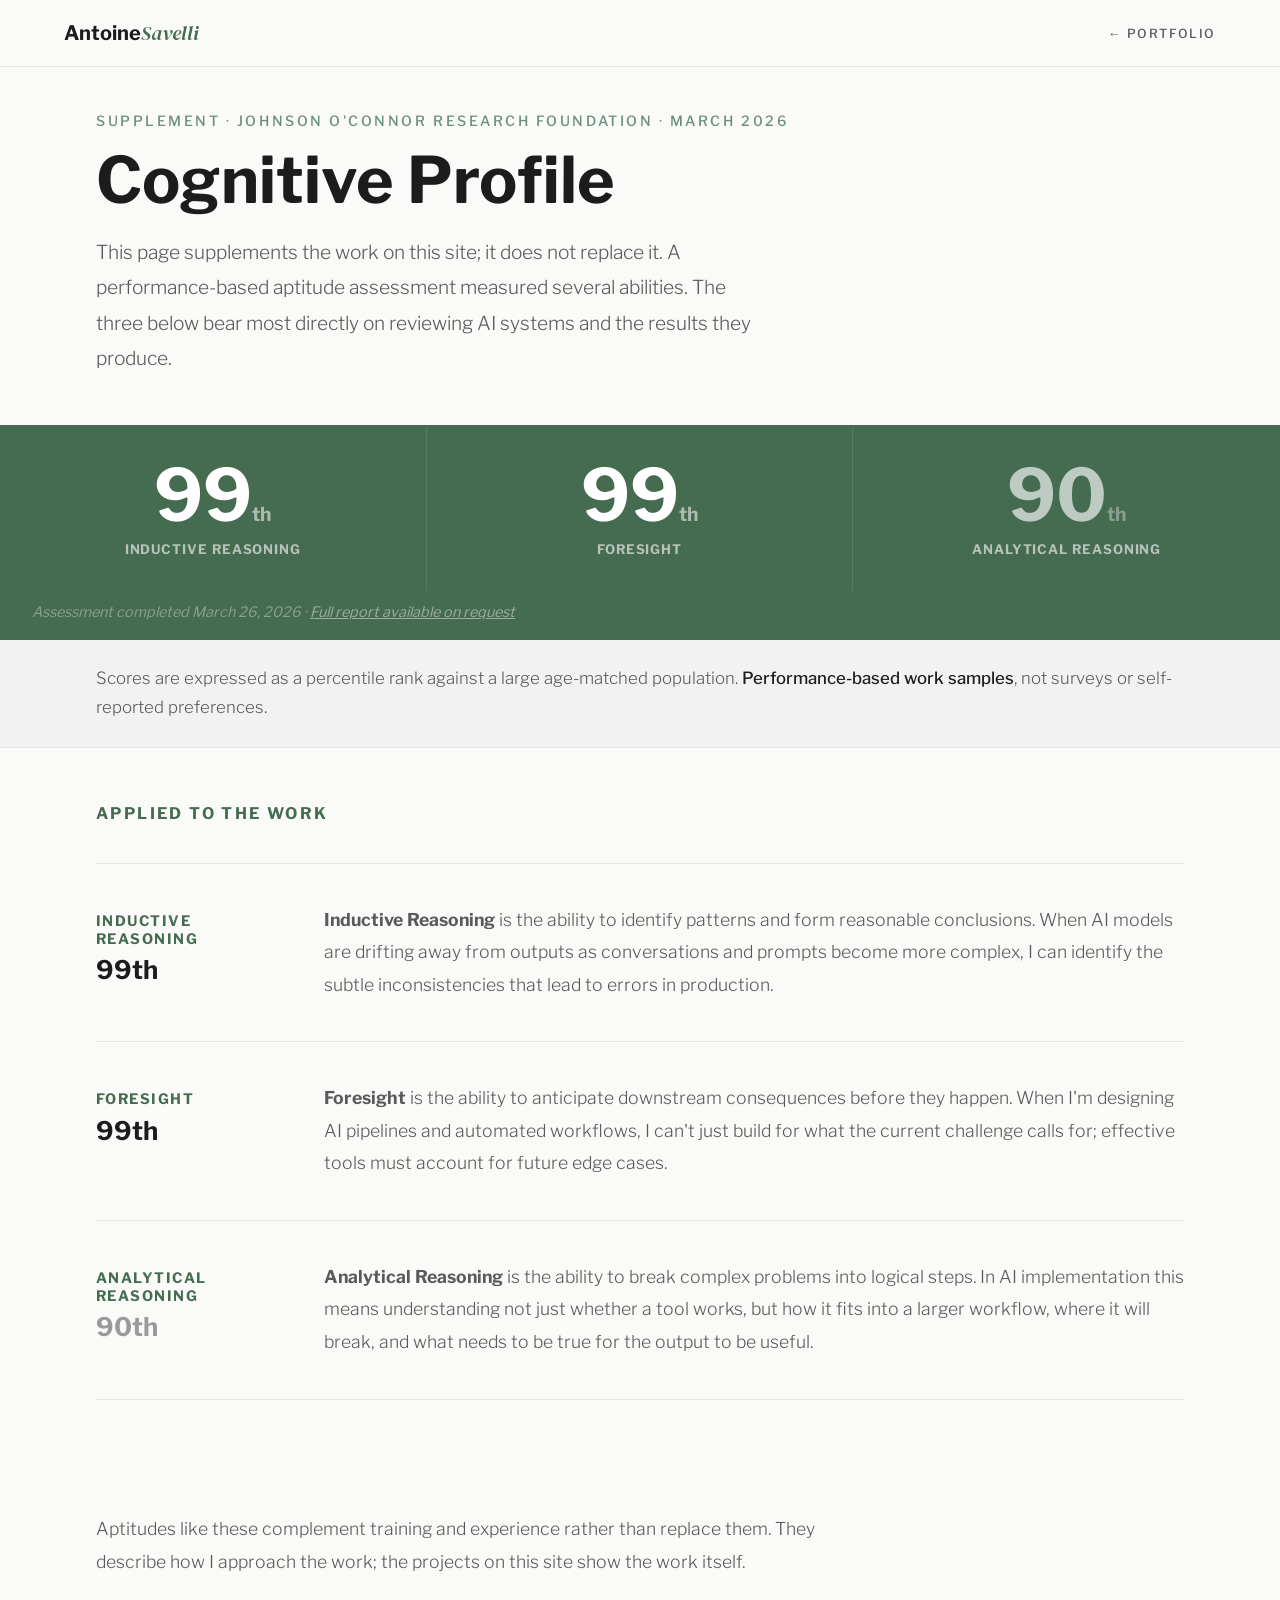
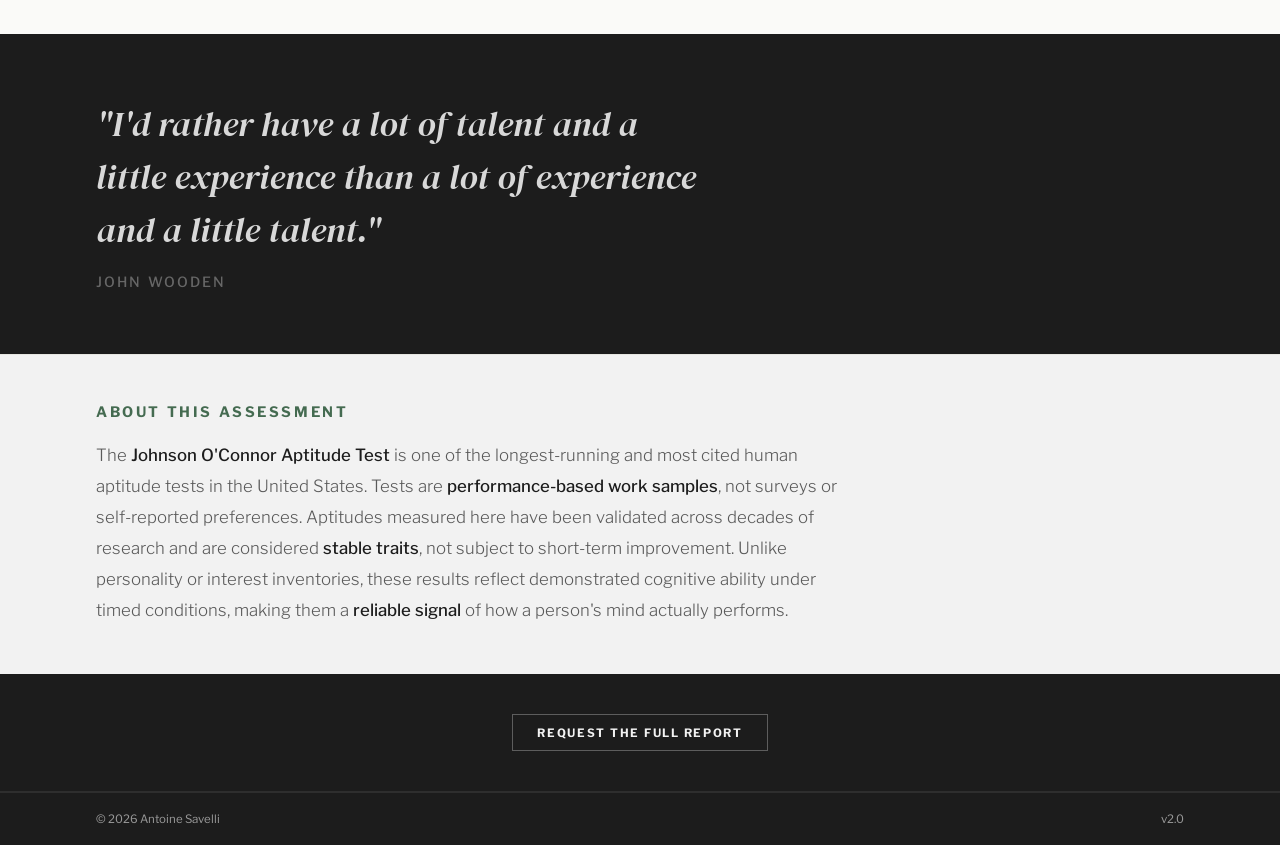
<file: cognitive-profile-page.html>
<!DOCTYPE html>
<html lang="en">
<head>
  <meta charset="UTF-8" />
  <meta http-equiv="Content-Security-Policy" content="default-src 'self'; img-src 'self' data:; style-src 'self' 'unsafe-inline'; font-src 'self'; script-src 'none'; object-src 'none'; base-uri 'self'; form-action 'none'">
  <meta name="viewport" content="width=device-width, initial-scale=1.0" />
  <link rel="icon" type="image/svg+xml" href="[data-uri]" />
  <title>Cognitive Profile (Supplement) -- Antoine Savelli</title>
  <style>
    @font-face { font-family: 'Libre Franklin'; src: url('/fonts/LibreFranklin-Light.ttf') format('truetype'); font-weight: 300; font-style: normal; font-display: swap; }
    @font-face { font-family: 'Libre Franklin'; src: url('/fonts/LibreFranklin-Regular.ttf') format('truetype'); font-weight: 400; font-style: normal; font-display: swap; }
    @font-face { font-family: 'Libre Franklin'; src: url('/fonts/LibreFranklin-Medium.ttf') format('truetype'); font-weight: 500; font-style: normal; font-display: swap; }
    @font-face { font-family: 'Libre Franklin'; src: url('/fonts/LibreFranklin-Bold.ttf') format('truetype'); font-weight: 700; font-style: normal; font-display: swap; }
    @font-face { font-family: 'DM Serif Display'; src: url('/fonts/DMSerifDisplay-Italic.ttf') format('truetype'); font-weight: 400; font-style: italic; font-display: swap; }
    @font-face { font-family: 'DM Serif Display'; src: url('/fonts/DMSerifDisplay-Regular.ttf') format('truetype'); font-weight: 400; font-style: normal; font-display: swap; }
    :root {
      --forest: #456B51; --forest-mid: #4a6b59; --forest-light: #6a9178;
      --cream: #F2F2F2; --cream-dark: #e6e6e1; --off-white: #fafaf8;
      --charcoal: #1c1c1c; --mid: #5a5a5a; --light: #9a9a9a;
    }
    *, *::before, *::after { box-sizing: border-box; margin: 0; padding: 0; }
    body { font-family: 'Libre Franklin', Arial, sans-serif; background: var(--off-white); color: var(--charcoal); }
    nav { position: fixed; top: 0; left: 0; right: 0; z-index: 100; display: flex; justify-content: space-between; align-items: center; padding: 1.2rem 4rem; background: rgba(250,250,248,0.93); backdrop-filter: blur(12px); border-bottom: 1px solid rgba(69,107,81,0.12); }
    .nav-brand { font-family: 'Libre Franklin', sans-serif; font-size: 1.25rem; font-weight: 700; color: var(--charcoal); text-decoration: none; }
    .nav-brand em { font-family: 'DM Serif Display', serif; font-style: italic; color: var(--forest); font-weight: 400; }
    .nav-back { font-size: 0.78rem; font-weight: 500; letter-spacing: 0.12em; text-transform: uppercase; color: var(--mid); text-decoration: none; transition: color 0.2s; }
    .nav-back:hover { color: var(--forest); }

    .page-hero { padding: 7rem 6rem 3rem; border-bottom: 2px solid var(--forest); background: var(--off-white); }
    .hero-pre { font-size: 0.88rem; font-weight: 500; letter-spacing: 0.18em; text-transform: uppercase; color: var(--forest-light); margin-bottom: 1rem; }
    .hero-title { font-size: clamp(2.8rem, 5vw, 4rem); font-weight: 700; color: var(--charcoal); margin-bottom: 1.2rem; line-height: 1.1; }
    .hero-intro { font-size: 1.2rem; font-weight: 300; color: var(--mid); line-height: 1.85; max-width: 680px; }

    .score-strip { display: grid; grid-template-columns: repeat(3, 1fr); background: var(--forest); }
    .score-cell { padding: 2rem 1rem; text-align: center; border-right: 1px solid rgba(255,255,255,0.1); }
    .score-cell:last-child { border-right: none; }
    .score-n { font-size: 4.5rem; font-weight: 700; color: #fff; line-height: 1; }
    .score-n.muted { opacity: 0.65; }
    .score-th { font-size: 1.2rem; color: rgba(242,242,242,0.6); }
    .score-name { font-size: 0.82rem; font-weight: 600; letter-spacing: 0.07em; text-transform: uppercase; color: rgba(242,242,242,0.65); margin-top: 0.6rem; line-height: 1.4; }
    .score-note { background: var(--forest); padding: 0.75rem 2rem 1.2rem; font-size: 0.9rem; color: rgba(242,242,242,0.4); font-style: italic; text-align: center; }
    .report-link { color: rgba(242,242,242,0.5); text-decoration: underline; transition: color 0.2s; }
    .report-link:hover, .report-link:focus-visible { color: rgba(242,242,242,0.8); }

    .joc-bar { background: var(--cream); padding: 1.5rem 6rem; border-bottom: 1px solid var(--cream-dark); }
    .joc-text { font-size: 1.05rem; font-weight: 300; color: var(--mid); line-height: 1.75; }
    .joc-text strong { color: var(--charcoal); font-weight: 500; }

    .aptitudes { padding: 3.5rem 6rem; }
    .section-label { font-size: 1rem; font-weight: 700; letter-spacing: 0.15em; text-transform: uppercase; color: var(--forest); margin-bottom: 2.5rem; }
    .aptitude { border-top: 1px solid var(--cream-dark); padding: 2.5rem 0; display: grid; grid-template-columns: 180px 1fr; gap: 3rem; align-items: baseline; }
    .aptitude:last-child { border-bottom: 1px solid var(--cream-dark); }
    .apt-header { }
    .apt-name { font-size: 0.9rem; font-weight: 700; letter-spacing: 0.1em; text-transform: uppercase; color: var(--forest); margin-bottom: 0.4rem; }
    .apt-pct { font-size: 1.6rem; font-weight: 700; color: var(--charcoal); }
    .apt-pct.muted { color: var(--light); }
    .apt-desc { font-size: 1.1rem; font-weight: 300; color: var(--mid); line-height: 1.85; }

    .body-section { padding: 3.5rem 6rem; }
    .body-text { font-size: 1.1rem; font-weight: 300; color: var(--mid); line-height: 1.9; max-width: 760px; }
    .body-text strong { color: var(--charcoal); font-weight: 500; }

    .quote-section { background: var(--charcoal); padding: 4rem 6rem; }
    .quote-text { font-family: 'DM Serif Display', serif; font-style: italic; font-size: 2.2rem; color: rgba(242,242,242,0.88); line-height: 1.5; max-width: 600px; margin-bottom: 1rem; }
    .quote-attr { font-size: 0.88rem; font-weight: 500; letter-spacing: 0.15em; text-transform: uppercase; color: rgba(242,242,242,0.35); }

    .about-section { background: var(--cream); padding: 3rem 6rem; border-top: 1px solid var(--cream-dark); }
    .about-label { font-size: 0.9rem; font-weight: 700; letter-spacing: 0.18em; text-transform: uppercase; color: var(--forest); margin-bottom: 1.2rem; }
    .about-text { font-size: 1.05rem; font-weight: 300; color: var(--mid); line-height: 1.85; max-width: 760px; }
    .about-text strong { color: var(--charcoal); font-weight: 500; }

    .pdf-bar { background: var(--charcoal); padding: 2.5rem 6rem; display: flex; align-items: center; justify-content: center; gap: 1.5rem; border-bottom: 1px solid rgba(255,255,255,0.08); }
    .pdf-label { font-size: 0.78rem; color: var(--light); }
    .pdf-link { font-size: 0.72rem; font-weight: 600; letter-spacing: 0.15em; text-transform: uppercase; color: var(--cream); text-decoration: none; padding: 0.65rem 1.5rem; border: 1px solid rgba(242,242,242,0.3); transition: all 0.2s; }
    .pdf-link:hover { background: var(--forest); border-color: var(--forest); }
    footer { background: var(--charcoal); padding: 1.2rem 6rem; display: flex; justify-content: space-between; border-top: 1px solid rgba(255,255,255,0.08); }
    footer p { font-size: 0.72rem; color: var(--light); }

    @media (max-width: 900px) {
      nav { padding: 1rem 1.5rem; }
      .page-hero, .joc-bar, .aptitudes, .body-section, .quote-section, .about-section, .pdf-bar, footer { padding-left: 1.5rem; padding-right: 1.5rem; }
      .page-hero { padding-top: 5.5rem; padding-bottom: 2rem; }
      .hero-title { font-size: clamp(1.8rem, 7vw, 3rem); }
      .hero-intro { font-size: 1rem; }
      .score-strip { grid-template-columns: repeat(3, 1fr); }
      .score-n { font-size: 3rem; }
      .score-name { font-size: 0.65rem; }
      .joc-bar { padding: 1.2rem 1.5rem; }
      .aptitudes { padding: 2.5rem 1.5rem; }
      .aptitude { grid-template-columns: 1fr; gap: 0.4rem; padding: 1.8rem 0; }
      .apt-name { font-size: 0.82rem; }
      .apt-pct { font-size: 1.3rem; }
      .apt-desc { font-size: 0.95rem; }
      .body-section { padding: 2rem 1.5rem; }
      .quote-section { padding: 3rem 1.5rem; }
      .quote-text { font-size: 1.6rem; }
      .about-section { padding: 2.5rem 1.5rem; }
      .pdf-bar { flex-direction: column; gap: 1rem; align-items: center; }
      footer { flex-direction: column; gap: 0.5rem; text-align: center; }
    }
    @media (max-width: 600px) {
      .score-strip { grid-template-columns: repeat(3, 1fr); }
      .score-n { font-size: 2.5rem; }
    }
  </style>
</head>
<body>
<nav>
  <a class="nav-brand" href="/">Antoine<em>Savelli</em></a>
  <a class="nav-back" href="/#portfolio">← Portfolio</a>
</nav>

<div class="page-hero">
  <p class="hero-pre">Supplement · Johnson O'Connor Research Foundation · March 2026</p>
  <h1 class="hero-title">Cognitive Profile</h1>
  <p class="hero-intro">This page supplements the work on this site; it does not replace it. A performance-based aptitude assessment measured several abilities. The three below bear most directly on reviewing AI systems and the results they produce.</p>
</div>

<div class="score-strip">
  <div class="score-cell">
    <div class="score-n">99<span class="score-th">th</span></div>
    <p class="score-name">Inductive Reasoning</p>
  </div>
  <div class="score-cell">
    <div class="score-n">99<span class="score-th">th</span></div>
    <p class="score-name">Foresight</p>
  </div>
  <div class="score-cell">
    <div class="score-n muted">90<span class="score-th">th</span></div>
    <p class="score-name">Analytical Reasoning</p>
  </div>
</div>
<p class="score-note" style="text-align:left; padding-left:2rem;">Assessment completed March 26, 2026 · <a class="report-link" href="/cognitive-profile.html">Full report available on request</a></p>

<div class="joc-bar">
  <p class="joc-text">Scores are expressed as a percentile rank against a large age-matched population. <strong>Performance-based work samples</strong>, not surveys or self-reported preferences.</p>
</div>

<div class="aptitudes">
  <p class="section-label">Applied to the Work</p>

  <div class="aptitude">
    <div class="apt-header">
      <p class="apt-name">Inductive Reasoning</p>
      <p class="apt-pct">99th</p>
    </div>
    <p class="apt-desc"><strong>Inductive Reasoning</strong> is the ability to identify patterns and form reasonable conclusions. When AI models are drifting away from outputs as conversations and prompts become more complex, I can identify the subtle inconsistencies that lead to errors in production.</p>
  </div>

  <div class="aptitude">
    <div class="apt-header">
      <p class="apt-name">Foresight</p>
      <p class="apt-pct">99th</p>
    </div>
    <p class="apt-desc"><strong>Foresight</strong> is the ability to anticipate downstream consequences before they happen. When I'm designing AI pipelines and automated workflows, I can't just build for what the current challenge calls for; effective tools must account for future edge cases.</p>
  </div>

  <div class="aptitude">
    <div class="apt-header">
      <p class="apt-name">Analytical Reasoning</p>
      <p class="apt-pct muted">90th</p>
    </div>
    <p class="apt-desc"><strong>Analytical Reasoning</strong> is the ability to break complex problems into logical steps. In AI implementation this means understanding not just whether a tool works, but how it fits into a larger workflow, where it will break, and what needs to be true for the output to be useful.</p>
  </div>
</div>

<div class="body-section">
  <p class="body-text">Aptitudes like these complement training and experience rather than replace them. They describe how I approach the work; the projects on this site show the work itself.</p>
</div>

<div class="quote-section">
  <p class="quote-text">"I'd rather have a lot of talent and a little experience than a lot of experience and a little talent."</p>
  <p class="quote-attr">John Wooden</p>
</div>

<div class="about-section">
  <p class="about-label">About This Assessment</p>
  <p class="about-text">The <strong>Johnson O'Connor Aptitude Test</strong> is one of the longest-running and most cited human aptitude tests in the United States. Tests are <strong>performance-based work samples</strong>, not surveys or self-reported preferences. Aptitudes measured here have been validated across decades of research and are considered <strong>stable traits</strong>, not subject to short-term improvement. Unlike personality or interest inventories, these results reflect demonstrated cognitive ability under timed conditions, making them a <strong>reliable signal</strong> of how a person's mind actually performs.</p>
</div>

<div class="pdf-bar">
  <a href="/#connect" class="pdf-link">Request the Full Report</a>
</div>
<footer>
  <p>© 2026 Antoine Savelli</p>
  <p>v2.0</p>
</footer>
</body>
</html>
</file>
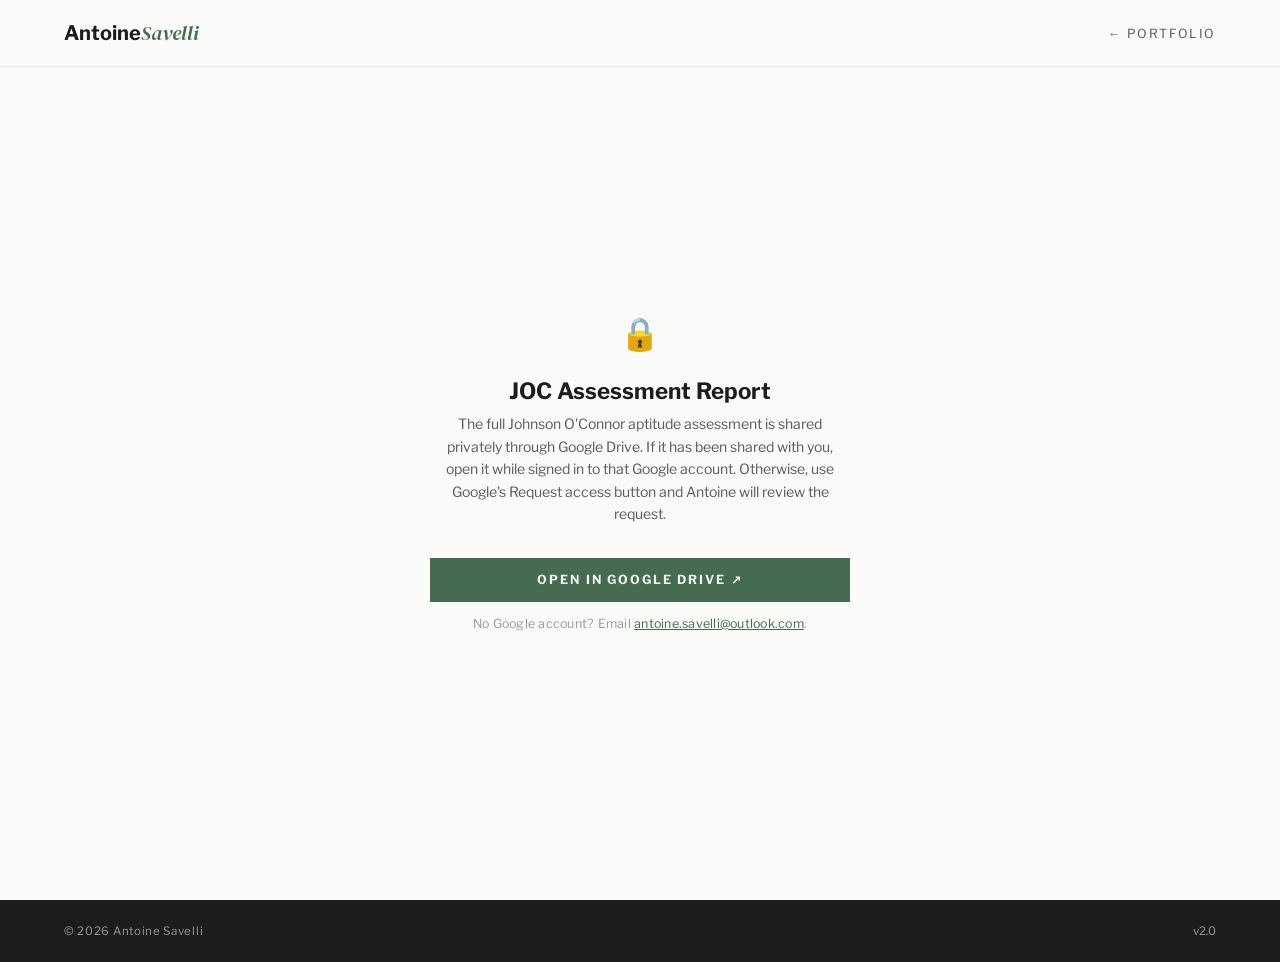
<file: cognitive-profile.html>
<!DOCTYPE html>
<html lang="en">
<head>
  <meta charset="UTF-8" />
  <meta http-equiv="Content-Security-Policy" content="default-src 'self'; img-src 'self' data:; style-src 'self' 'unsafe-inline'; font-src 'self'; script-src 'none'; object-src 'none'; base-uri 'self'; form-action 'none'">
  <meta name="viewport" content="width=device-width, initial-scale=1.0" />
  <link rel="icon" type="image/svg+xml" href="[data-uri]" />
  <meta name="robots" content="noindex" />
  <title>JOC Assessment Report · Antoine Savelli</title>
  <style>
    @font-face { font-family: 'Libre Franklin'; src: url('/fonts/LibreFranklin-Regular.ttf') format('truetype'); font-weight: 400; font-style: normal; font-display: swap; }
    @font-face { font-family: 'Libre Franklin'; src: url('/fonts/LibreFranklin-Bold.ttf') format('truetype'); font-weight: 700; font-style: normal; font-display: swap; }
    @font-face { font-family: 'DM Serif Display'; src: url('/fonts/DMSerifDisplay-Italic.ttf') format('truetype'); font-weight: 400; font-style: italic; font-display: swap; }
    :root {
      --forest: #456B51; --forest-mid: #4a6b59; --forest-light: #6a9178;
      --cream: #F2F2F2; --cream-dark: #e6e6e1; --off-white: #fafaf8;
      --charcoal: #1c1c1c; --mid: #5a5a5a; --light: #9a9a9a;
    }
    *, *::before, *::after { box-sizing: border-box; margin: 0; padding: 0; }
    body { font-family: 'Libre Franklin', Arial, sans-serif; background: var(--off-white); color: var(--charcoal); }
    nav { position: fixed; top: 0; left: 0; right: 0; z-index: 100; display: flex; justify-content: space-between; align-items: center; padding: 1.2rem 4rem; background: rgba(250,250,248,0.93); backdrop-filter: blur(12px); border-bottom: 1px solid rgba(69,107,81,0.12); }
    .nav-brand { font-family: 'Libre Franklin', sans-serif; font-size: 1.25rem; font-weight: 700; color: var(--charcoal); text-decoration: none; }
    .nav-brand em { font-family: 'DM Serif Display', serif; font-style: italic; color: var(--forest); font-weight: 400; }
    .nav-back { font-size: 0.78rem; font-weight: 500; letter-spacing: 0.12em; text-transform: uppercase; color: var(--mid); text-decoration: none; transition: color 0.2s; }
    .nav-back:hover { color: var(--forest); }
    #report { min-height: 100vh; display: flex; align-items: center; justify-content: center; padding: 5rem 1.5rem 2rem; }
    .report-box { max-width: 420px; width: 100%; text-align: center; }
    .report-lock { font-size: 2rem; margin-bottom: 1.5rem; color: var(--forest-light); }
    .report-title { font-size: 1.4rem; font-weight: 700; color: var(--charcoal); margin-bottom: 0.5rem; }
    .report-sub { font-size: 0.88rem; font-weight: 300; color: var(--mid); margin-bottom: 2rem; line-height: 1.6; }
    .report-btn { display: block; font-family: 'Libre Franklin', sans-serif; font-size: 0.78rem; font-weight: 600; letter-spacing: 0.15em; text-transform: uppercase; width: 100%; padding: 0.9rem; background: var(--forest); color: var(--cream); text-decoration: none; transition: background 0.2s; }
    .report-btn:hover { background: var(--forest-mid); }
    .report-note { font-size: 0.78rem; color: var(--light); margin-top: 0.75rem; line-height: 1.6; letter-spacing: 0.02em; }
    .report-note a { color: var(--forest); }
    @media (max-width: 768px) { nav { padding: 1rem 1.5rem; } footer { padding: 1.5rem !important; } }
  </style>
</head>
<body>
<nav>
  <a class="nav-brand" href="/">Antoine<em>Savelli</em></a>
  <a class="nav-back" href="/#portfolio">← Portfolio</a>
</nav>

<div id="report">
  <div class="report-box">
    <div class="report-lock">🔒</div>
    <h1 class="report-title">JOC Assessment Report</h1>
    <p class="report-sub">The full Johnson O'Connor aptitude assessment is shared privately through Google Drive. If it has been shared with you, open it while signed in to that Google account. Otherwise, use Google's Request access button and Antoine will review the request.</p>
    <a class="report-btn" href="https://drive.google.com/file/d/1uOleN3HOT_PDyMnwI9BTWimkBkW6o5vf/view" target="_blank" rel="noopener">Open in Google Drive ↗</a>
    <p class="report-note">No Google account? Email <a href="mailto:antoine.savelli@outlook.com?subject=JOC%20report%20request">antoine.savelli@outlook.com</a>.</p>
  </div>
</div>

<footer style="background: #1c1c1c; padding: 1.5rem 4rem; display: flex; justify-content: space-between; align-items: center; margin-top: 0;">
  <p style="font-size: 0.72rem; color: #9a9a9a; letter-spacing: 0.06em;">© 2026 Antoine Savelli</p>
  <p style="font-size: 0.72rem; color: #9a9a9a;">v2.0</p>
</footer>
</body>
</html>
</file>
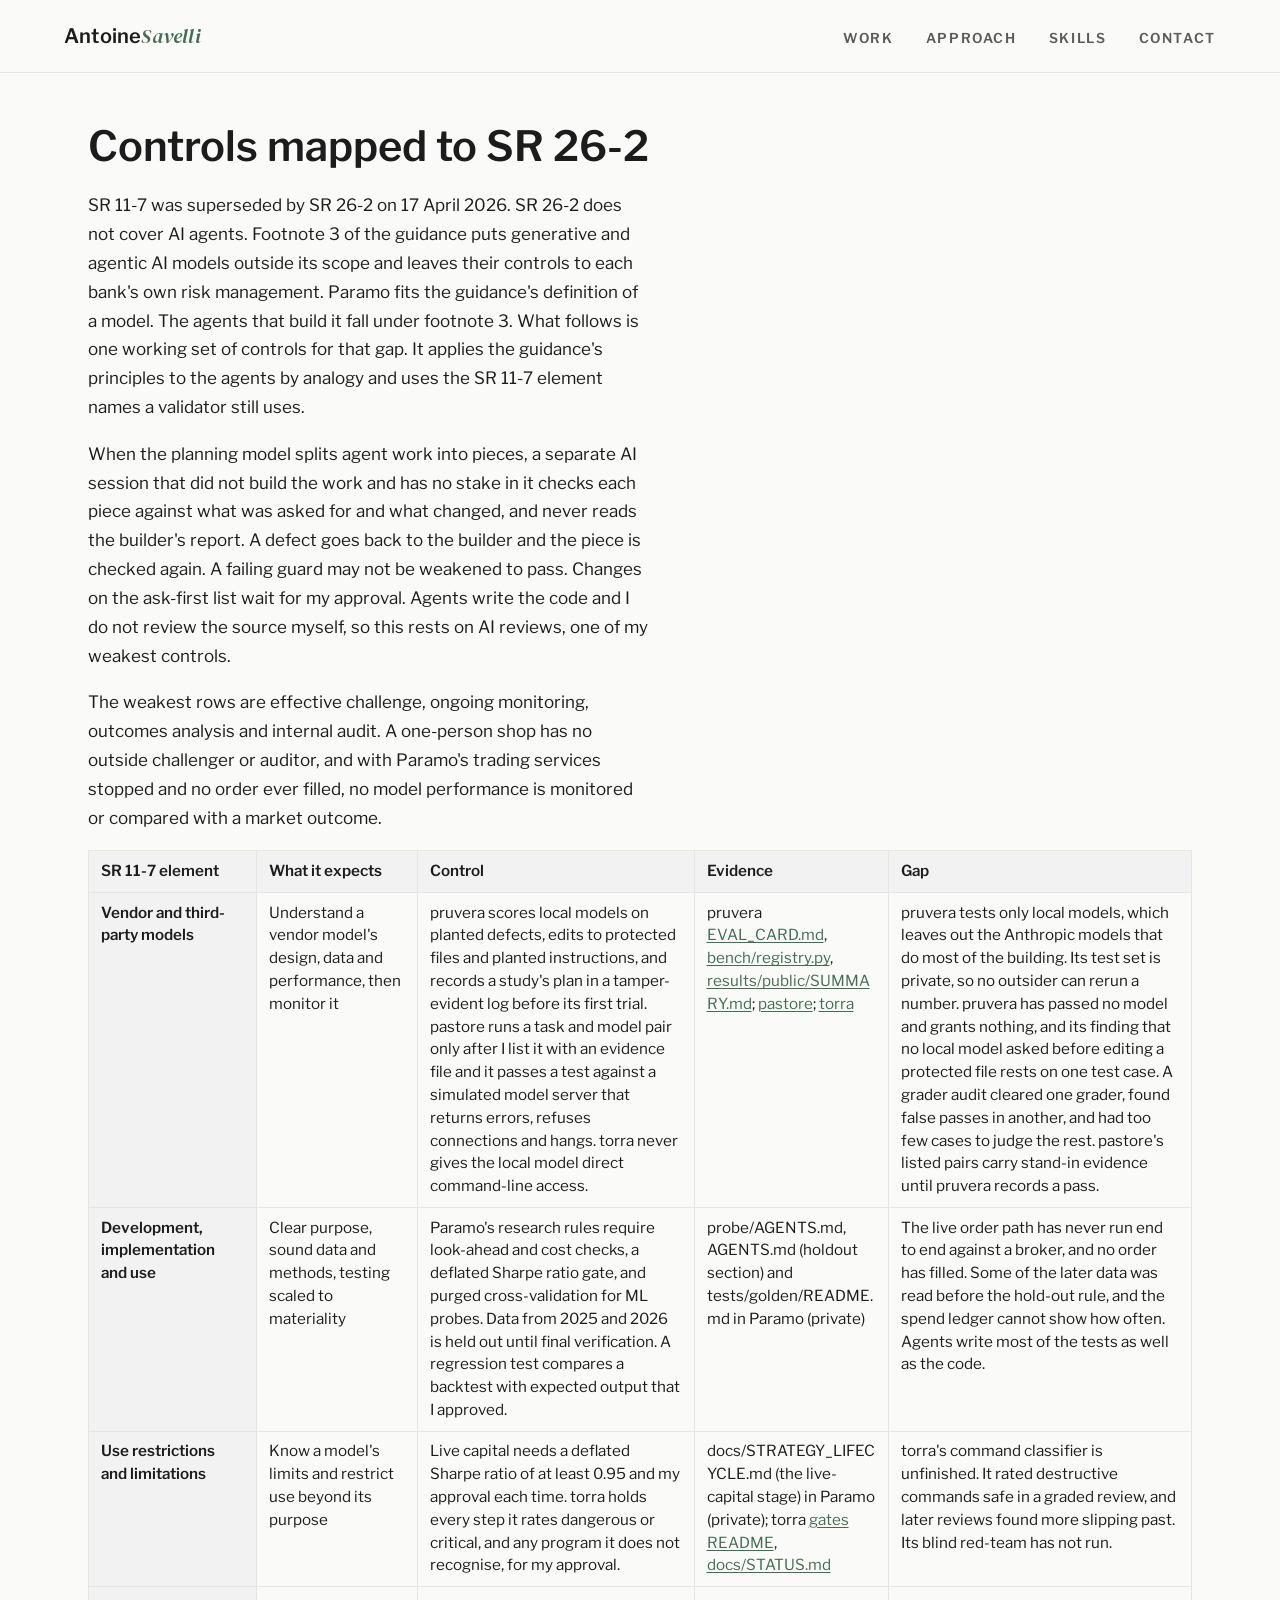
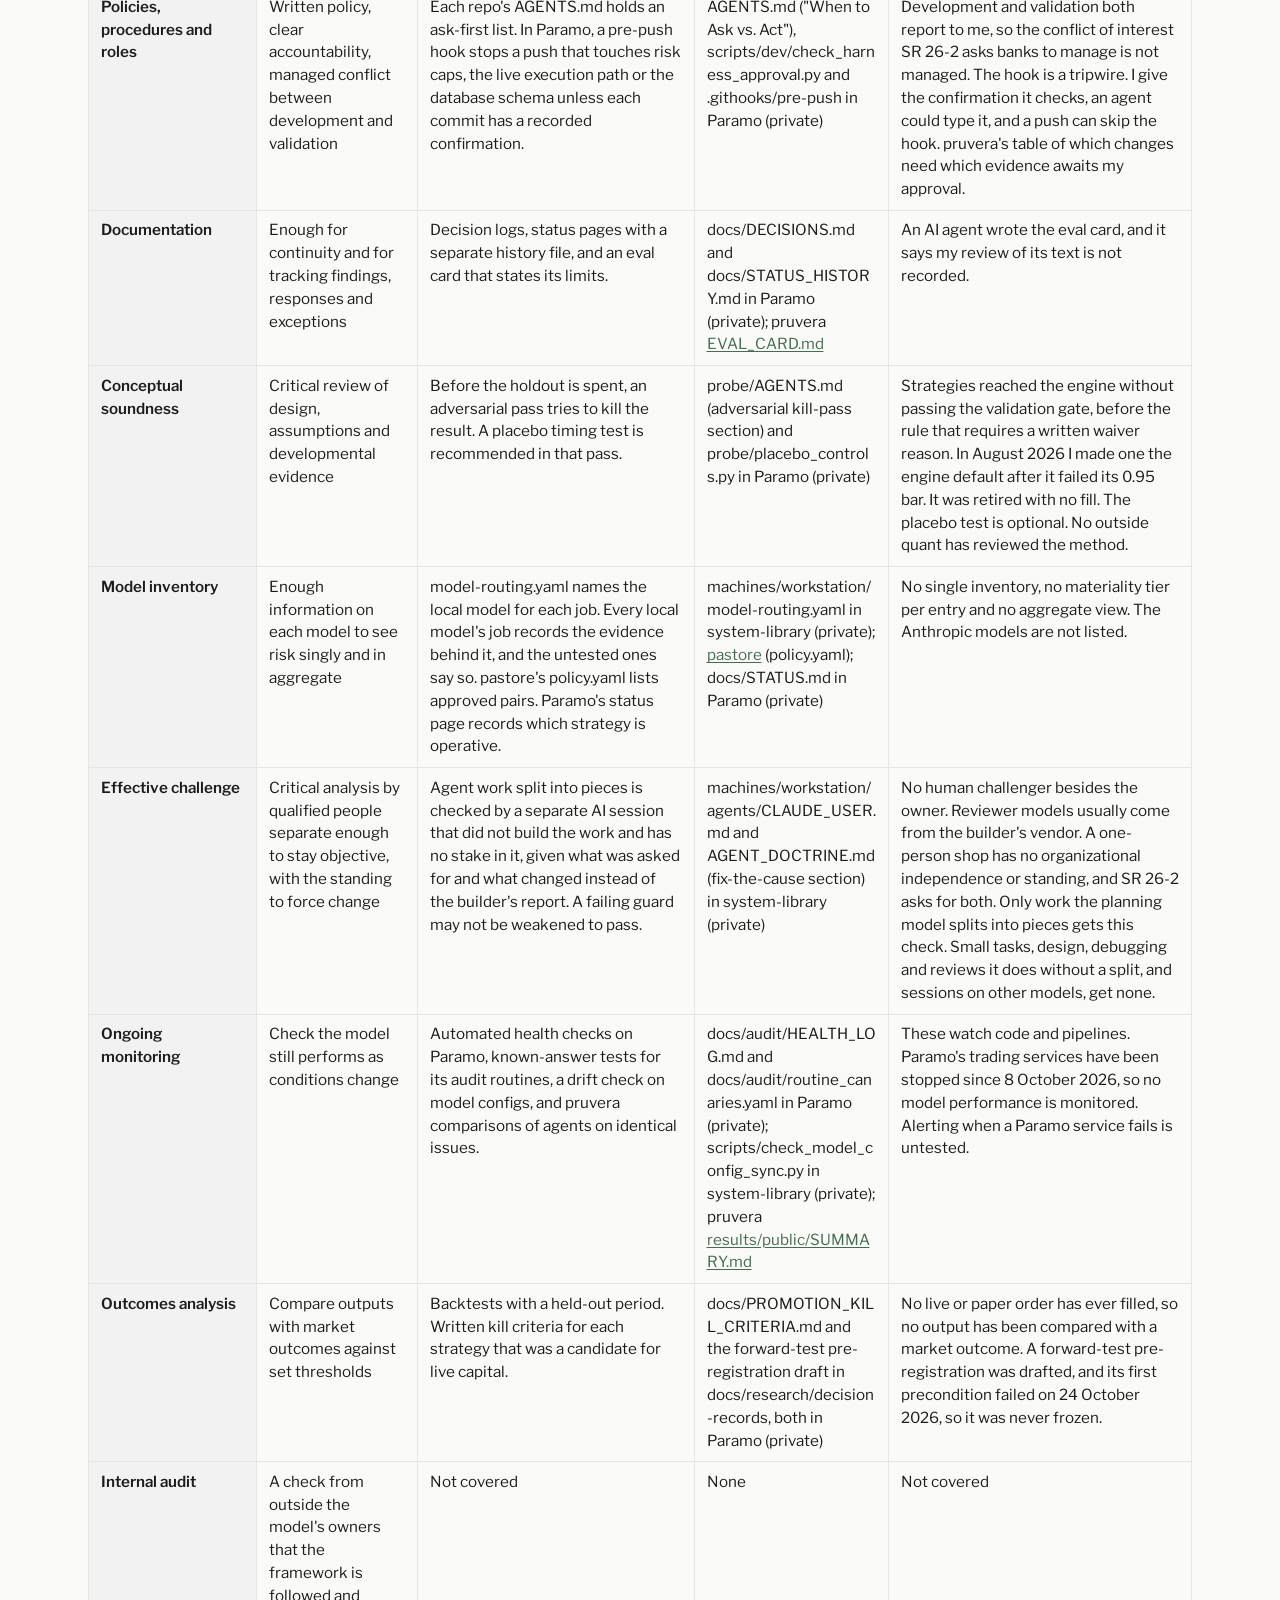
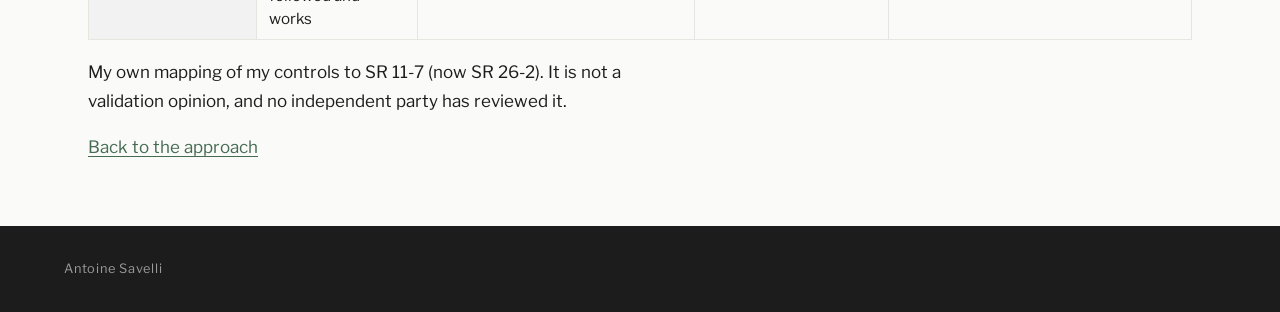
<file: controls.html>
<!DOCTYPE html>
<html lang="en">
<head>
  <meta charset="UTF-8" />
  <meta name="viewport" content="width=device-width, initial-scale=1.0" />
  <title>Controls · Antoine Savelli</title>
  <meta name="description" content="Each SR 11-7 element, mapped to the controls I run on the agents that build my systems, with the gaps stated." />
  <meta http-equiv="Content-Security-Policy" content="default-src 'self'; img-src 'self' data:; style-src 'self'; font-src 'self'; script-src 'none'; object-src 'none'; base-uri 'self'; form-action 'none'" />
  <link rel="canonical" href="https://antoine-savelli.com/controls" />
  <link rel="icon" type="image/svg+xml" href="[data-uri]" />
  <link rel="stylesheet" href="/assets/site.css" />
</head>
<body>
  <nav class="site-nav">
    <a class="nav-brand" href="/"><span class="nav-name">Antoine</span><em class="nav-last"> Savelli</em></a>
    <ul class="nav-links">
      <li><a href="/work">Work</a></li>
      <li><a href="/approach">Approach</a></li>
      <li><a href="/#skills">Skills</a></li>
      <li><a href="/#connect">Contact</a></li>
    </ul>
  </nav>
  <main class="controls">
    <h1>Controls mapped to SR&nbsp;26-2</h1>
    <p>SR 11-7 was superseded by SR 26-2 on 17 April 2026. SR 26-2 does not cover AI agents. Footnote 3 of the guidance puts generative and agentic AI models outside its scope and leaves their controls to each bank's own risk management. Paramo fits the guidance's definition of a model. The agents that build it fall under footnote 3. What follows is one working set of controls for that gap. It applies the guidance's principles to the agents by analogy and uses the SR 11-7 element names a validator still uses.</p>
    <p>When the planning model splits agent work into pieces, a separate AI session that did not build the work and has no stake in it checks each piece against what was asked for and what changed, and never reads the builder's report. A defect goes back to the builder and the piece is checked again. A failing guard may not be weakened to pass. Changes on the ask-first list wait for my approval. Agents write the code and I do not review the source myself, so this rests on AI reviews, one of my weakest controls.</p>
    <p>The weakest rows are effective challenge, ongoing monitoring, outcomes analysis and internal audit. A one-person shop has no outside challenger or auditor, and with Paramo's trading services stopped and no order ever filled, no model performance is monitored or compared with a market outcome.</p>
    <div class="table-wrap" tabindex="0" role="region" aria-label="SR 11-7 crosswalk">
      <table id="crosswalk" aria-describedby="crosswalk-note">
        <thead>
          <tr>
            <th scope="col">SR 11-7 element</th>
            <th scope="col">What it expects</th>
            <th scope="col">Control</th>
            <th scope="col">Evidence</th>
            <th scope="col">Gap</th>
          </tr>
        </thead>
        <tbody>
          <tr>
            <th scope="row">Vendor and third-party models</th>
            <td>Understand a vendor model's design, data and performance, then monitor it</td>
            <td>pruvera scores local models on planted defects, edits to protected files and planted instructions, and records a study's plan in a tamper-evident log before its first trial. pastore runs a task and model pair only after I list it with an evidence file and it passes a test against a simulated model server that returns errors, refuses connections and hangs. torra never gives the local model direct command-line access.</td>
            <td>pruvera <a href="https://github.com/antoinesavelli/pruvera/blob/main/EVAL_CARD.md">EVAL_CARD.md</a>, <a href="https://github.com/antoinesavelli/pruvera/blob/main/bench/registry.py">bench/registry.py</a>, <a href="https://github.com/antoinesavelli/pruvera/blob/main/results/public/SUMMARY.md">results/public/SUMMARY.md</a>; <a href="https://github.com/antoinesavelli/pastore">pastore</a>; <a href="https://github.com/antoinesavelli/torra">torra</a></td>
            <td>pruvera tests only local models, which leaves out the Anthropic models that do most of the building. Its test set is private, so no outsider can rerun a number. pruvera has passed no model and grants nothing, and its finding that no local model asked before editing a protected file rests on one test case. A grader audit cleared one grader, found false passes in another, and had too few cases to judge the rest. pastore's listed pairs carry stand-in evidence until pruvera records a pass.</td>
          </tr>
          <tr>
            <th scope="row">Development, implementation and use</th>
            <td>Clear purpose, sound data and methods, testing scaled to materiality</td>
            <td>Paramo's research rules require look-ahead and cost checks, a deflated Sharpe ratio gate, and purged cross-validation for ML probes. Data from 2025 and 2026 is held out until final verification. A regression test compares a backtest with expected output that I approved.</td>
            <td>probe/AGENTS.md, AGENTS.md (holdout section) and tests/golden/README.md in Paramo (private)</td>
            <td>The live order path has never run end to end against a broker, and no order has filled. Some of the later data was read before the hold-out rule, and the spend ledger cannot show how often. Agents write most of the tests as well as the code.</td>
          </tr>
          <tr>
            <th scope="row">Use restrictions and limitations</th>
            <td>Know a model's limits and restrict use beyond its purpose</td>
            <td>Live capital needs a deflated Sharpe ratio of at least 0.95 and my approval each time. torra holds every step it rates dangerous or critical, and any program it does not recognise, for my approval.</td>
            <td>docs/STRATEGY_LIFECYCLE.md (the live-capital stage) in Paramo (private); torra <a href="https://github.com/antoinesavelli/torra/blob/main/torra/gates/README.md">gates README</a>, <a href="https://github.com/antoinesavelli/torra/blob/main/docs/STATUS.md">docs/STATUS.md</a></td>
            <td>torra's command classifier is unfinished. It rated destructive commands safe in a graded review, and later reviews found more slipping past. Its blind red-team has not run.</td>
          </tr>
          <tr>
            <th scope="row">Policies, procedures and roles</th>
            <td>Written policy, clear accountability, managed conflict between development and validation</td>
            <td>Each repo's AGENTS.md holds an ask-first list. In Paramo, a pre-push hook stops a push that touches risk caps, the live execution path or the database schema unless each commit has a recorded confirmation.</td>
            <td>AGENTS.md ("When to Ask vs. Act"), scripts/dev/check_harness_approval.py and .githooks/pre-push in Paramo (private)</td>
            <td>Development and validation both report to me, so the conflict of interest SR 26-2 asks banks to manage is not managed. The hook is a tripwire. I give the confirmation it checks, an agent could type it, and a push can skip the hook. pruvera's table of which changes need which evidence awaits my approval.</td>
          </tr>
          <tr>
            <th scope="row">Documentation</th>
            <td>Enough for continuity and for tracking findings, responses and exceptions</td>
            <td>Decision logs, status pages with a separate history file, and an eval card that states its limits.</td>
            <td>docs/DECISIONS.md and docs/STATUS_HISTORY.md in Paramo (private); pruvera <a href="https://github.com/antoinesavelli/pruvera/blob/main/EVAL_CARD.md">EVAL_CARD.md</a></td>
            <td>An AI agent wrote the eval card, and it says my review of its text is not recorded.</td>
          </tr>
          <tr>
            <th scope="row">Conceptual soundness</th>
            <td>Critical review of design, assumptions and developmental evidence</td>
            <td>Before the holdout is spent, an adversarial pass tries to kill the result. A placebo timing test is recommended in that pass.</td>
            <td>probe/AGENTS.md (adversarial kill-pass section) and probe/placebo_controls.py in Paramo (private)</td>
            <td>Strategies reached the engine without passing the validation gate, before the rule that requires a written waiver reason. In August 2026 I made one the engine default after it failed its 0.95 bar. It was retired with no fill. The placebo test is optional. No outside quant has reviewed the method.</td>
          </tr>
          <tr>
            <th scope="row">Model inventory</th>
            <td>Enough information on each model to see risk singly and in aggregate</td>
            <td>model-routing.yaml names the local model for each job. Every local model's job records the evidence behind it, and the untested ones say so. pastore's policy.yaml lists approved pairs. Paramo's status page records which strategy is operative.</td>
            <td>machines/workstation/model-routing.yaml in system-library (private); <a href="https://github.com/antoinesavelli/pastore">pastore</a> (policy.yaml); docs/STATUS.md in Paramo (private)</td>
            <td>No single inventory, no materiality tier per entry and no aggregate view. The Anthropic models are not listed.</td>
          </tr>
          <tr>
            <th scope="row">Effective challenge</th>
            <td>Critical analysis by qualified people separate enough to stay objective, with the standing to force change</td>
            <td>Agent work split into pieces is checked by a separate AI session that did not build the work and has no stake in it, given what was asked for and what changed instead of the builder's report. A failing guard may not be weakened to pass.</td>
            <td>machines/workstation/agents/CLAUDE_USER.md and AGENT_DOCTRINE.md (fix-the-cause section) in system-library (private)</td>
            <td>No human challenger besides the owner. Reviewer models usually come from the builder's vendor. A one-person shop has no organizational independence or standing, and SR 26-2 asks for both. Only work the planning model splits into pieces gets this check. Small tasks, design, debugging and reviews it does without a split, and sessions on other models, get none.</td>
          </tr>
          <tr>
            <th scope="row">Ongoing monitoring</th>
            <td>Check the model still performs as conditions change</td>
            <td>Automated health checks on Paramo, known-answer tests for its audit routines, a drift check on model configs, and pruvera comparisons of agents on identical issues.</td>
            <td>docs/audit/HEALTH_LOG.md and docs/audit/routine_canaries.yaml in Paramo (private); scripts/check_model_config_sync.py in system-library (private); pruvera <a href="https://github.com/antoinesavelli/pruvera/blob/main/results/public/SUMMARY.md">results/public/SUMMARY.md</a></td>
            <td>These watch code and pipelines. Paramo's trading services have been stopped since 8 October 2026, so no model performance is monitored. Alerting when a Paramo service fails is untested.</td>
          </tr>
          <tr>
            <th scope="row">Outcomes analysis</th>
            <td>Compare outputs with market outcomes against set thresholds</td>
            <td>Backtests with a held-out period. Written kill criteria for each strategy that was a candidate for live capital.</td>
            <td>docs/PROMOTION_KILL_CRITERIA.md and the forward-test pre-registration draft in docs/research/decision-records, both in Paramo (private)</td>
            <td>No live or paper order has ever filled, so no output has been compared with a market outcome. A forward-test pre-registration was drafted, and its first precondition failed on 24 October 2026, so it was never frozen.</td>
          </tr>
          <tr>
            <th scope="row">Internal audit</th>
            <td>A check from outside the model's owners that the framework is followed and works</td>
            <td>Not covered</td>
            <td>None</td>
            <td>Not covered</td>
          </tr>
        </tbody>
      </table>
    </div>
    <p id="crosswalk-note">My own mapping of my controls to SR 11-7 (now SR 26-2). It is not a validation opinion, and no independent party has reviewed it.</p>
    <p><a href="/approach">Back to the approach</a></p>
  </main>
  <footer class="site-footer">
    <p>Antoine Savelli</p>
  </footer>
</body>
</html>
</file>
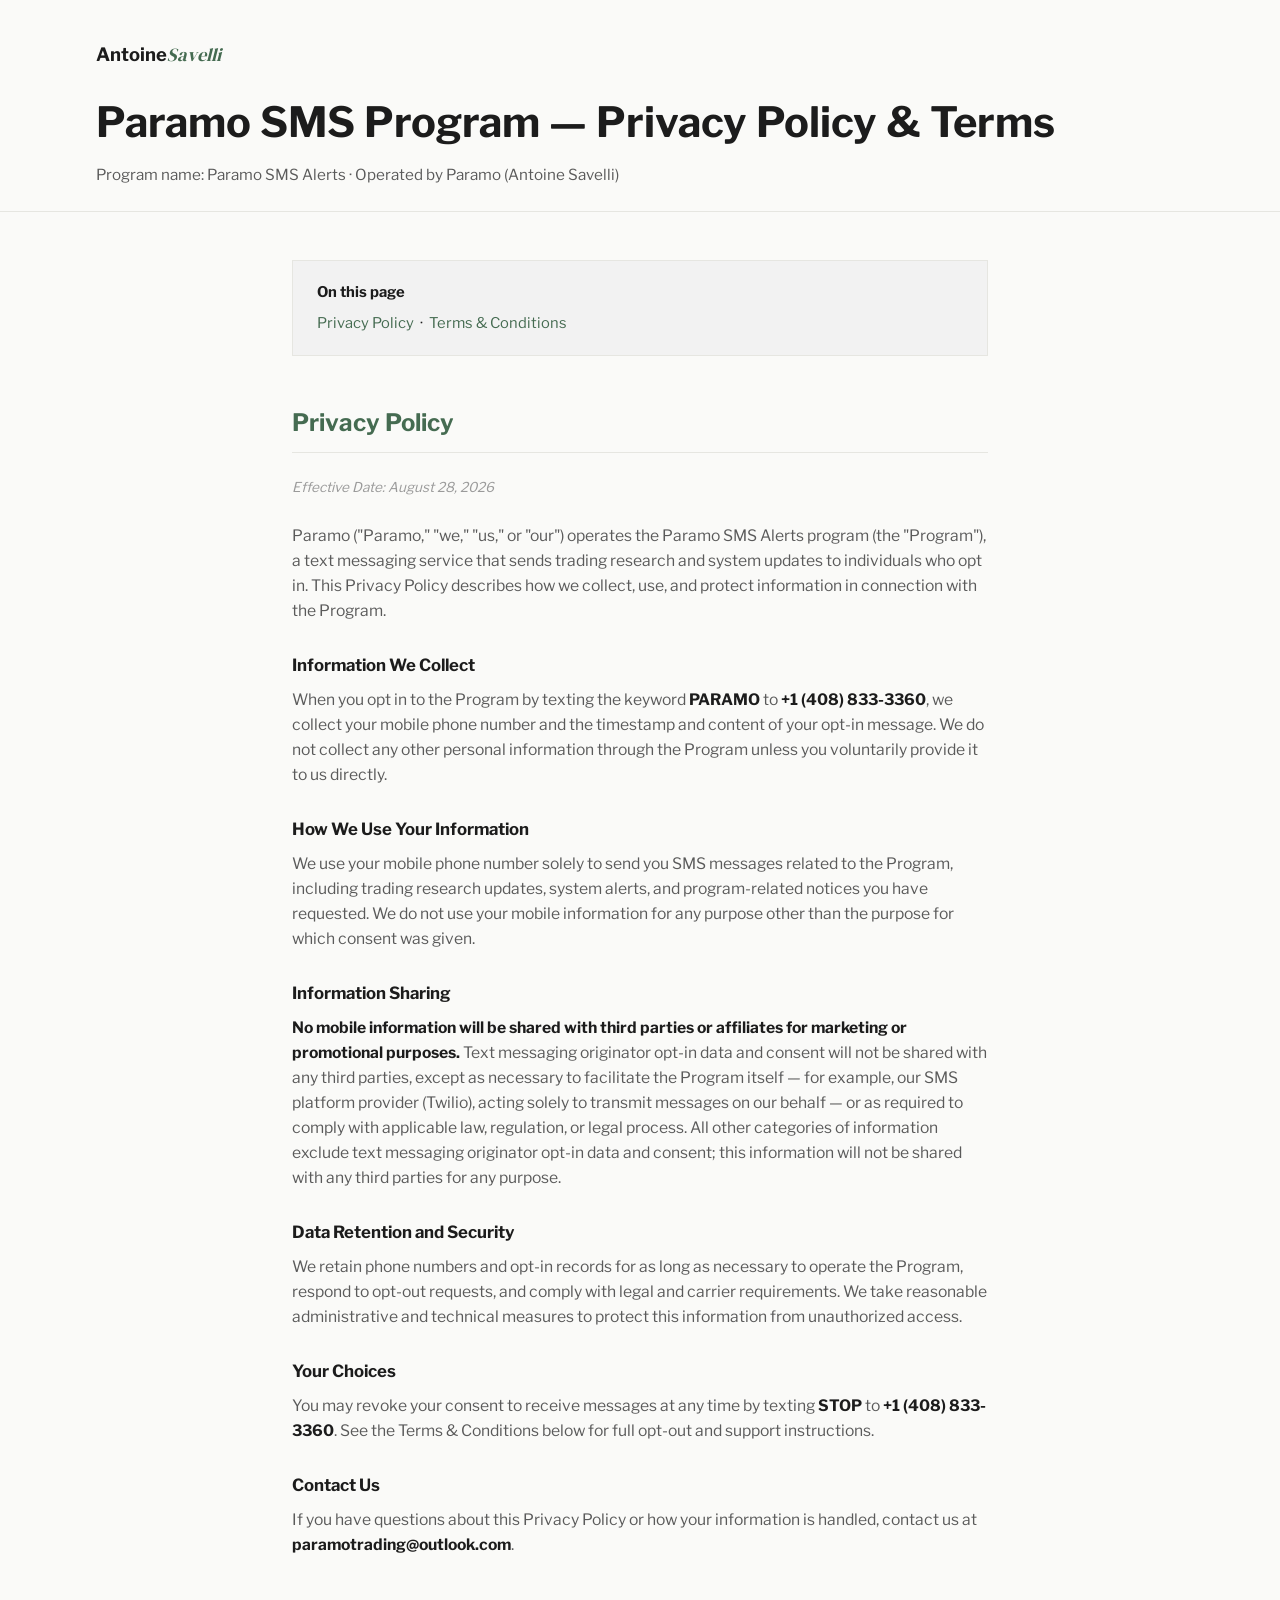
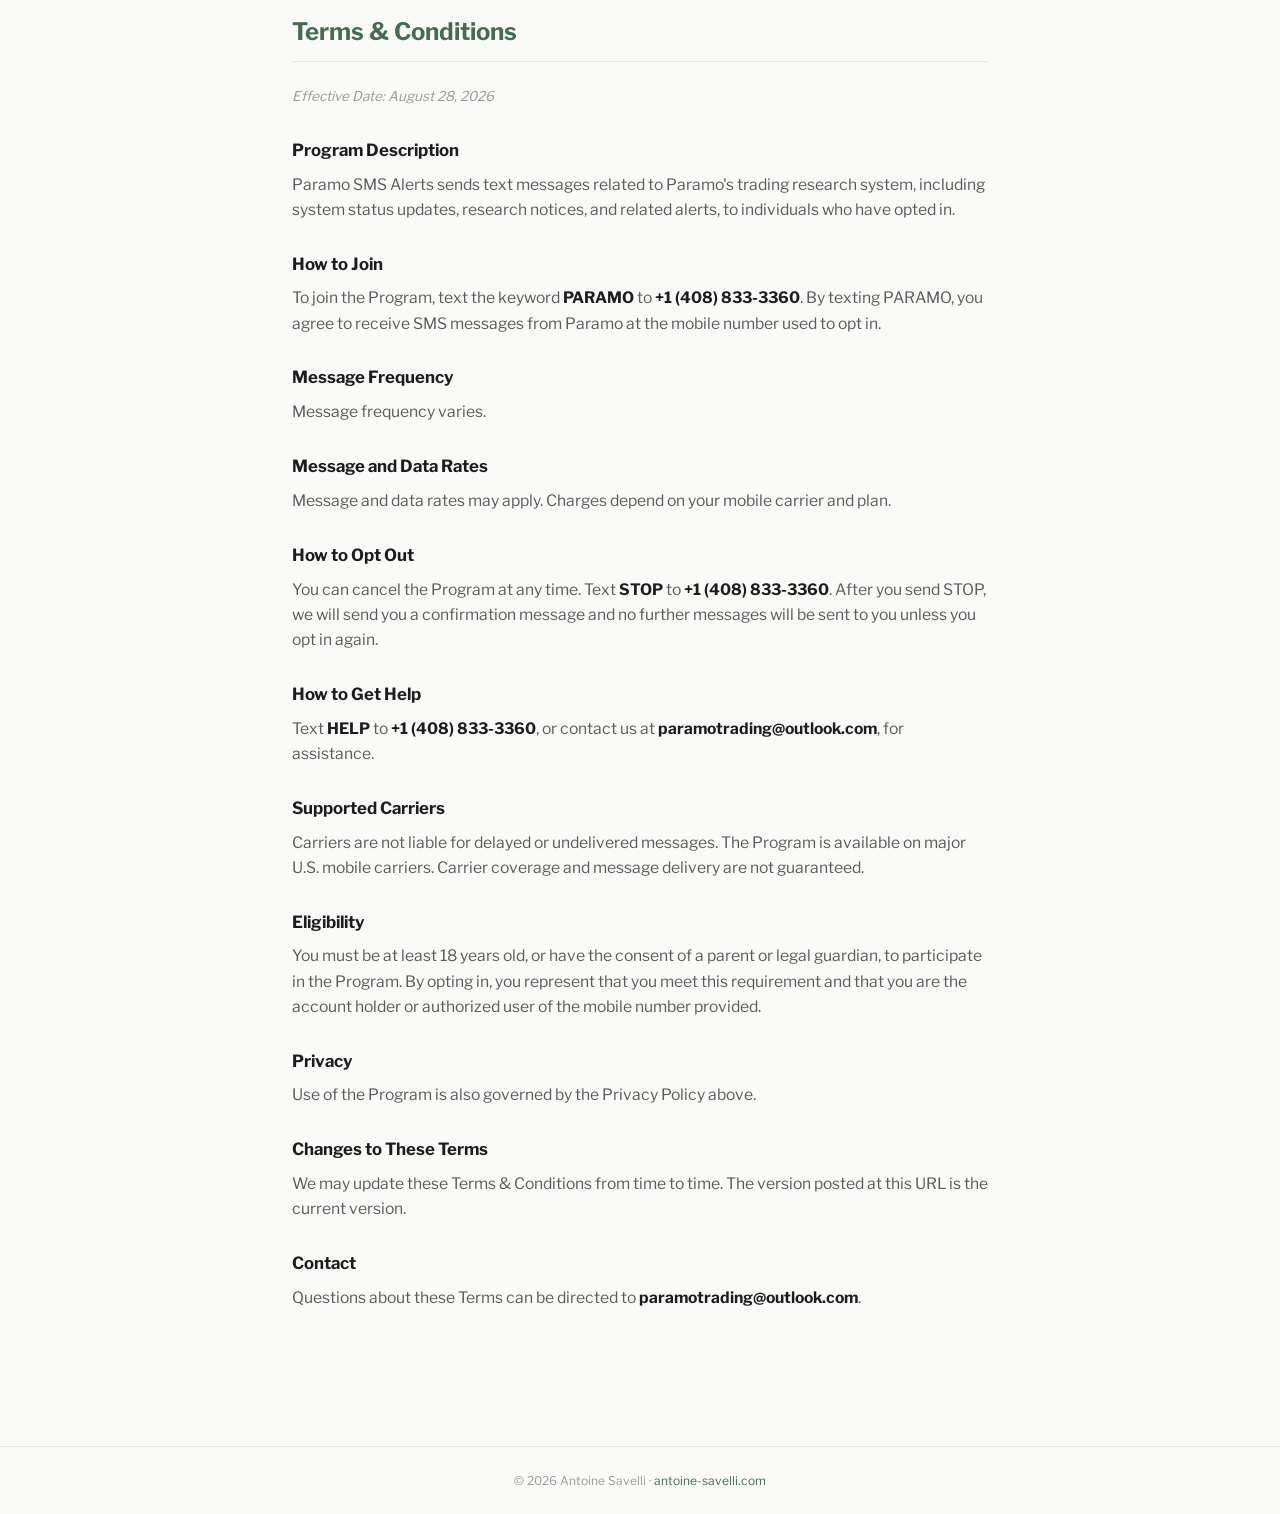
<file: paramo-sms-policy.html>
<!DOCTYPE html>
<html lang="en">
<head>
  <meta charset="UTF-8" />
  <meta name="viewport" content="width=device-width, initial-scale=1.0" />
  <meta name="robots" content="noindex, nofollow" />
  <title>Paramo SMS Program — Privacy Policy &amp; Terms</title>
  <style>
    @font-face { font-family: 'Libre Franklin'; src: url('/fonts/LibreFranklin-Light.ttf') format('truetype'); font-weight: 300; font-style: normal; font-display: swap; }
    @font-face { font-family: 'Libre Franklin'; src: url('/fonts/LibreFranklin-Regular.ttf') format('truetype'); font-weight: 400; font-style: normal; font-display: swap; }
    @font-face { font-family: 'Libre Franklin'; src: url('/fonts/LibreFranklin-Medium.ttf') format('truetype'); font-weight: 500; font-style: normal; font-display: swap; }
    @font-face { font-family: 'Libre Franklin'; src: url('/fonts/LibreFranklin-Bold.ttf') format('truetype'); font-weight: 700; font-style: normal; font-display: swap; }
    @font-face { font-family: 'DM Serif Display'; src: url('/fonts/DMSerifDisplay-Regular.ttf') format('truetype'); font-weight: 400; font-style: normal; font-display: swap; }
    :root {
      --forest: #456B51; --forest-mid: #4a6b59; --forest-light: #6a9178;
      --cream: #F2F2F2; --cream-dark: #e6e6e1; --off-white: #fafaf8;
      --charcoal: #1c1c1c; --mid: #5a5a5a; --light: #9a9a9a;
    }
    *, *::before, *::after { box-sizing: border-box; margin: 0; padding: 0; }
    body { font-family: 'Libre Franklin', Arial, sans-serif; background: var(--off-white); color: var(--charcoal); line-height: 1.6; }
    header { padding: 2.5rem 6rem 1.5rem; border-bottom: 1px solid var(--cream-dark); }
    .brand { font-size: 1.15rem; font-weight: 700; color: var(--charcoal); text-decoration: none; }
    .brand em { font-family: 'DM Serif Display', serif; font-style: italic; color: var(--forest); font-weight: 400; }
    .page-title { font-size: clamp(1.8rem, 3.5vw, 2.6rem); font-weight: 700; margin-top: 1.2rem; color: var(--charcoal); }
    .page-sub { font-size: 0.95rem; color: var(--mid); margin-top: 0.5rem; }
    main { max-width: 760px; margin: 0 auto; padding: 3rem 2rem 5rem; }
    .toc { background: var(--cream); border: 1px solid var(--cream-dark); padding: 1.2rem 1.5rem; margin-bottom: 3rem; font-size: 0.92rem; }
    .toc p { font-weight: 600; margin-bottom: 0.5rem; }
    .toc a { color: var(--forest); text-decoration: none; }
    .toc a:hover { text-decoration: underline; }
    section { margin-bottom: 3.5rem; }
    section h2 { font-size: 1.5rem; font-weight: 700; color: var(--forest); border-bottom: 1px solid var(--cream-dark); padding-bottom: 0.6rem; margin-bottom: 1.5rem; scroll-margin-top: 2rem; }
    section h3 { font-size: 1.05rem; font-weight: 700; margin-top: 1.8rem; margin-bottom: 0.5rem; color: var(--charcoal); }
    section p { font-size: 0.98rem; color: var(--mid); margin-bottom: 1rem; }
    section p strong { color: var(--charcoal); font-weight: 600; }
    .effective-date { font-size: 0.85rem; color: var(--light); font-style: italic; margin-bottom: 1.5rem; }
    footer { padding: 1.5rem 6rem; border-top: 1px solid var(--cream-dark); text-align: center; }
    footer p { font-size: 0.75rem; color: var(--light); }
    footer a { color: var(--forest); text-decoration: none; }
    @media (max-width: 700px) {
      header { padding: 2rem 1.5rem 1.2rem; }
      main { padding: 2rem 1.2rem 4rem; }
      footer { padding: 1.5rem; }
    }
  </style>
</head>
<body>

<header>
  <a class="brand" href="/">Antoine<em>Savelli</em></a>
  <h1 class="page-title">Paramo SMS Program — Privacy Policy &amp; Terms</h1>
  <p class="page-sub">Program name: Paramo SMS Alerts · Operated by Paramo (Antoine Savelli)</p>
</header>

<main>
  <div class="toc">
    <p>On this page</p>
    <a href="#privacy-policy">Privacy Policy</a> &nbsp;·&nbsp; <a href="#terms">Terms &amp; Conditions</a>
  </div>

  <section id="privacy-policy">
    <h2>Privacy Policy</h2>
    <p class="effective-date">Effective Date: August 28, 2026</p>

    <p>Paramo ("Paramo," "we," "us," or "our") operates the Paramo SMS Alerts program (the "Program"), a text messaging service that sends trading research and system updates to individuals who opt in. This Privacy Policy describes how we collect, use, and protect information in connection with the Program.</p>

    <h3>Information We Collect</h3>
    <p>When you opt in to the Program by texting the keyword <strong>PARAMO</strong> to <strong>+1 (408) 833-3360</strong>, we collect your mobile phone number and the timestamp and content of your opt-in message. We do not collect any other personal information through the Program unless you voluntarily provide it to us directly.</p>

    <h3>How We Use Your Information</h3>
    <p>We use your mobile phone number solely to send you SMS messages related to the Program, including trading research updates, system alerts, and program-related notices you have requested. We do not use your mobile information for any purpose other than the purpose for which consent was given.</p>

    <h3>Information Sharing</h3>
    <p><strong>No mobile information will be shared with third parties or affiliates for marketing or promotional purposes.</strong> Text messaging originator opt-in data and consent will not be shared with any third parties, except as necessary to facilitate the Program itself — for example, our SMS platform provider (Twilio), acting solely to transmit messages on our behalf — or as required to comply with applicable law, regulation, or legal process. All other categories of information exclude text messaging originator opt-in data and consent; this information will not be shared with any third parties for any purpose.</p>

    <h3>Data Retention and Security</h3>
    <p>We retain phone numbers and opt-in records for as long as necessary to operate the Program, respond to opt-out requests, and comply with legal and carrier requirements. We take reasonable administrative and technical measures to protect this information from unauthorized access.</p>

    <h3>Your Choices</h3>
    <p>You may revoke your consent to receive messages at any time by texting <strong>STOP</strong> to <strong>+1 (408) 833-3360</strong>. See the Terms &amp; Conditions below for full opt-out and support instructions.</p>

    <h3>Contact Us</h3>
    <p>If you have questions about this Privacy Policy or how your information is handled, contact us at <strong>paramotrading@outlook.com</strong>.</p>
  </section>

  <section id="terms">
    <h2>Terms &amp; Conditions</h2>
    <p class="effective-date">Effective Date: August 28, 2026</p>

    <h3>Program Description</h3>
    <p>Paramo SMS Alerts sends text messages related to Paramo's trading research system, including system status updates, research notices, and related alerts, to individuals who have opted in.</p>

    <h3>How to Join</h3>
    <p>To join the Program, text the keyword <strong>PARAMO</strong> to <strong>+1 (408) 833-3360</strong>. By texting PARAMO, you agree to receive SMS messages from Paramo at the mobile number used to opt in.</p>

    <h3>Message Frequency</h3>
    <p>Message frequency varies.</p>

    <h3>Message and Data Rates</h3>
    <p>Message and data rates may apply. Charges depend on your mobile carrier and plan.</p>

    <h3>How to Opt Out</h3>
    <p>You can cancel the Program at any time. Text <strong>STOP</strong> to <strong>+1 (408) 833-3360</strong>. After you send STOP, we will send you a confirmation message and no further messages will be sent to you unless you opt in again.</p>

    <h3>How to Get Help</h3>
    <p>Text <strong>HELP</strong> to <strong>+1 (408) 833-3360</strong>, or contact us at <strong>paramotrading@outlook.com</strong>, for assistance.</p>

    <h3>Supported Carriers</h3>
    <p>Carriers are not liable for delayed or undelivered messages. The Program is available on major U.S. mobile carriers. Carrier coverage and message delivery are not guaranteed.</p>

    <h3>Eligibility</h3>
    <p>You must be at least 18 years old, or have the consent of a parent or legal guardian, to participate in the Program. By opting in, you represent that you meet this requirement and that you are the account holder or authorized user of the mobile number provided.</p>

    <h3>Privacy</h3>
    <p>Use of the Program is also governed by the Privacy Policy above.</p>

    <h3>Changes to These Terms</h3>
    <p>We may update these Terms &amp; Conditions from time to time. The version posted at this URL is the current version.</p>

    <h3>Contact</h3>
    <p>Questions about these Terms can be directed to <strong>paramotrading@outlook.com</strong>.</p>
  </section>
</main>

<footer>
  <p>© 2026 Antoine Savelli · <a href="/">antoine-savelli.com</a></p>
</footer>

</body>
</html>
</file>
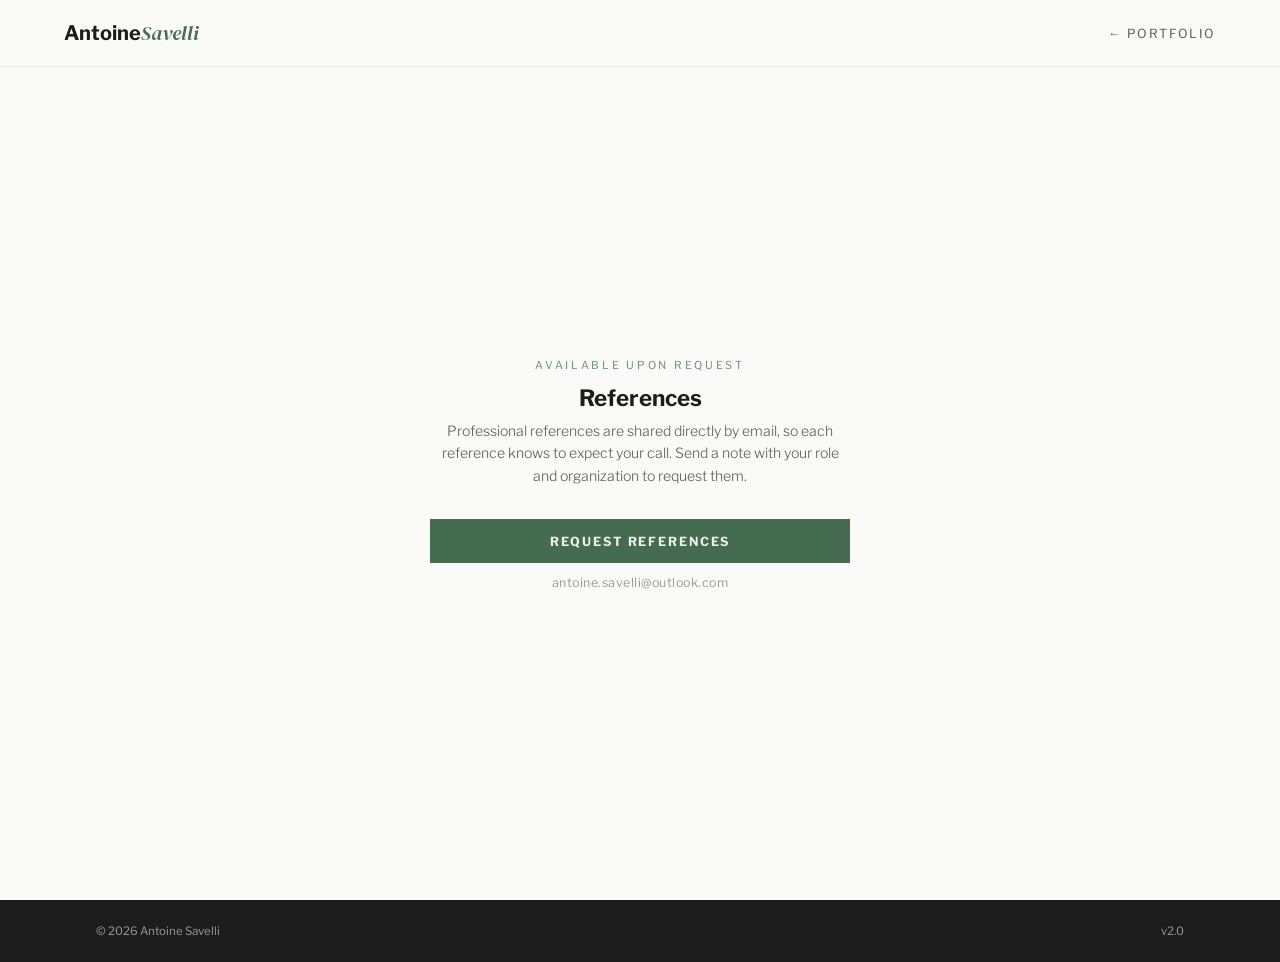
<file: references.html>
<!DOCTYPE html>
<html lang="en">
<head>
  <meta charset="UTF-8" />
  <meta http-equiv="Content-Security-Policy" content="default-src 'self'; img-src 'self' data:; style-src 'self' 'unsafe-inline'; font-src 'self'; script-src 'none'; object-src 'none'; base-uri 'self'; form-action 'none'">
  <meta name="viewport" content="width=device-width, initial-scale=1.0" />
  <link rel="icon" type="image/svg+xml" href="[data-uri]" />
  <meta name="robots" content="noindex" />
  <title>References · Antoine Savelli</title>
  <style>
    @font-face { font-family: 'Libre Franklin'; src: url('/fonts/LibreFranklin-Regular.ttf') format('truetype'); font-weight: 400; font-style: normal; font-display: swap; }
    @font-face { font-family: 'Libre Franklin'; src: url('/fonts/LibreFranklin-Bold.ttf') format('truetype'); font-weight: 700; font-style: normal; font-display: swap; }
    @font-face { font-family: 'Libre Franklin'; src: url('/fonts/LibreFranklin-Light.ttf') format('truetype'); font-weight: 300; font-style: normal; font-display: swap; }
    @font-face { font-family: 'DM Serif Display'; src: url('/fonts/DMSerifDisplay-Italic.ttf') format('truetype'); font-weight: 400; font-style: italic; font-display: swap; }
    :root {
      --forest: #456B51; --forest-mid: #4a6b59; --forest-light: #6a9178;
      --cream: #F2F2F2; --cream-dark: #e6e6e1; --off-white: #fafaf8;
      --charcoal: #1c1c1c; --mid: #5a5a5a; --light: #9a9a9a;
    }
    *, *::before, *::after { box-sizing: border-box; margin: 0; padding: 0; }
    body { font-family: 'Libre Franklin', Arial, sans-serif; background: var(--off-white); color: var(--charcoal); }
    nav { position: fixed; top: 0; left: 0; right: 0; z-index: 100; display: flex; justify-content: space-between; align-items: center; padding: 1.2rem 4rem; background: rgba(250,250,248,0.93); backdrop-filter: blur(12px); border-bottom: 1px solid rgba(69,107,81,0.12); }
    .nav-brand { font-family: 'Libre Franklin', sans-serif; font-size: 1.25rem; font-weight: 700; color: var(--charcoal); text-decoration: none; }
    .nav-brand em { font-family: 'DM Serif Display', serif; font-style: italic; color: var(--forest); font-weight: 400; }
    .nav-back { font-size: 0.78rem; font-weight: 500; letter-spacing: 0.12em; text-transform: uppercase; color: var(--mid); text-decoration: none; transition: color 0.2s; }
    .nav-back:hover { color: var(--forest); }
    #request { min-height: 100vh; display: flex; align-items: center; justify-content: center; padding: 5rem 1.5rem 2rem; }
    .request-box { max-width: 420px; width: 100%; text-align: center; }
    .request-eyebrow { font-size: 0.68rem; font-weight: 500; letter-spacing: 0.25em; text-transform: uppercase; color: var(--forest-light); margin-bottom: 0.75rem; }
    .request-title { font-size: 1.4rem; font-weight: 700; color: var(--charcoal); margin-bottom: 0.5rem; }
    .request-sub { font-size: 0.88rem; font-weight: 300; color: var(--mid); margin-bottom: 2rem; line-height: 1.6; }
    .request-btn { display: block; font-family: 'Libre Franklin', sans-serif; font-size: 0.78rem; font-weight: 600; letter-spacing: 0.15em; text-transform: uppercase; width: 100%; padding: 0.9rem; background: var(--forest); color: var(--cream); text-decoration: none; transition: background 0.2s; }
    .request-btn:hover { background: var(--forest-mid); }
    .request-note { font-size: 0.78rem; color: var(--light); margin-top: 0.75rem; letter-spacing: 0.04em; }
    footer { background: var(--charcoal); padding: 1.5rem 6rem; display: flex; justify-content: space-between; align-items: center; }
    footer p { font-size: 0.72rem; color: var(--light); }
    @media (max-width: 768px) { nav { padding: 1rem 1.5rem; } footer { flex-direction: column; gap: 0.5rem; padding: 1.5rem; text-align: center; } }
  </style>
</head>
<body>
<nav>
  <a class="nav-brand" href="/">Antoine<em>Savelli</em></a>
  <a class="nav-back" href="/#portfolio">← Portfolio</a>
</nav>

<div id="request">
  <div class="request-box">
    <p class="request-eyebrow">Available Upon Request</p>
    <h1 class="request-title">References</h1>
    <p class="request-sub">Professional references are shared directly by email, so each reference knows to expect your call. Send a note with your role and organization to request them.</p>
    <a class="request-btn" href="mailto:antoine.savelli@outlook.com?subject=Reference%20request">Request References</a>
    <p class="request-note">antoine.savelli@outlook.com</p>
  </div>
</div>

<footer>
  <p>© 2026 Antoine Savelli</p>
  <p>v2.0</p>
</footer>
</body>
</html>
</file>
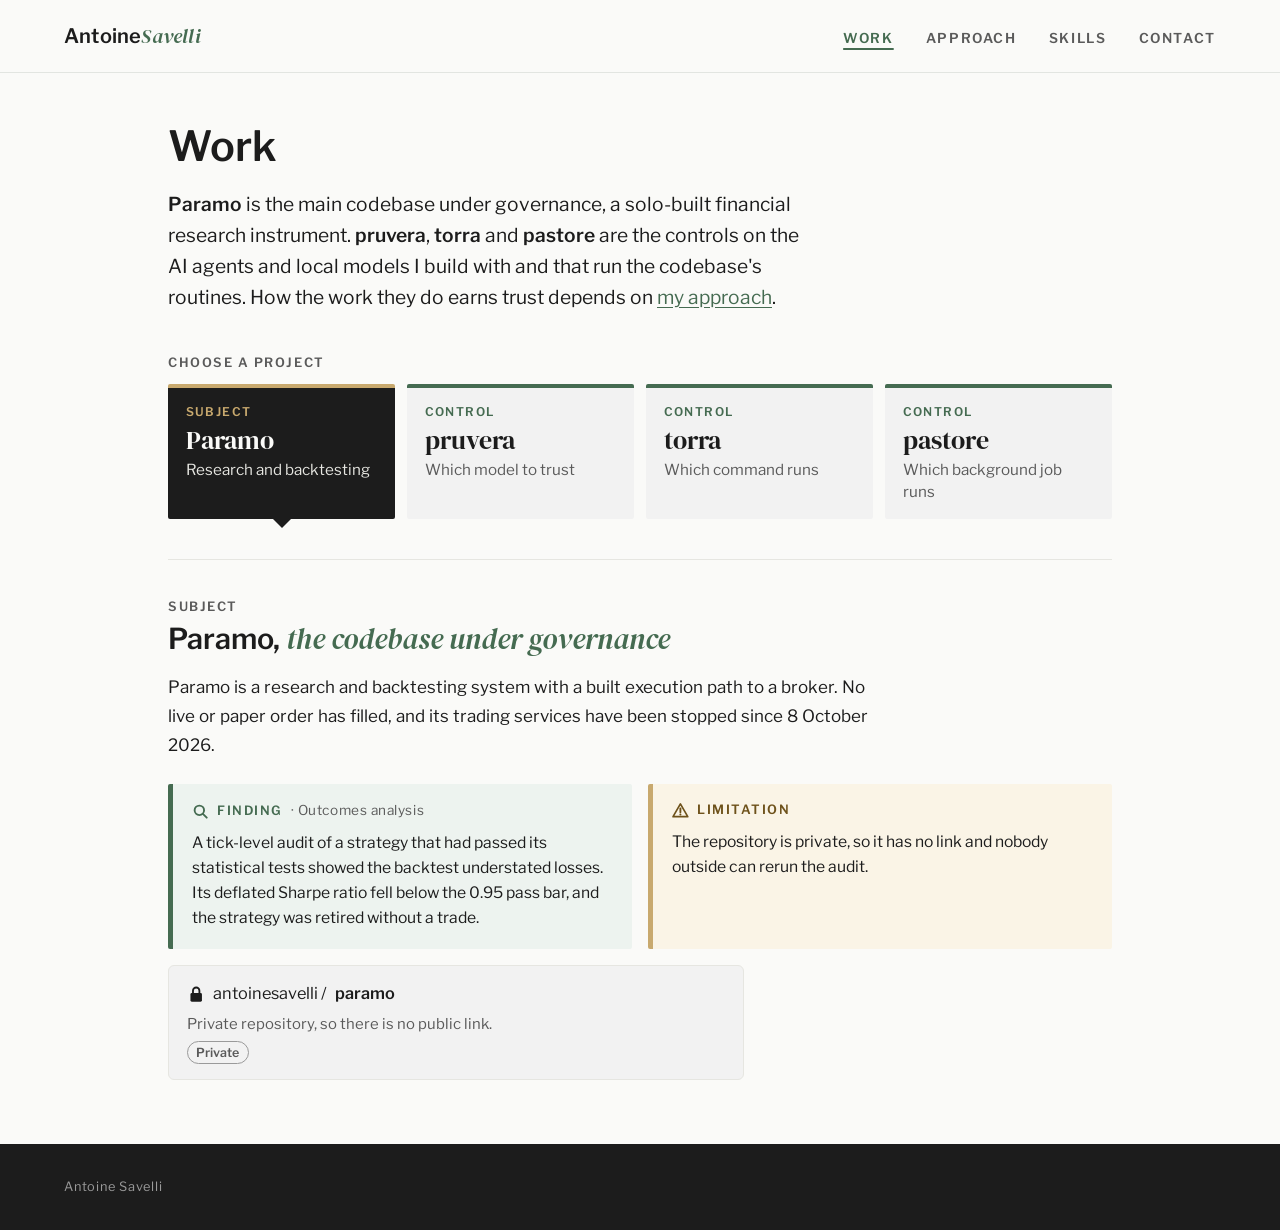
<file: work.html>
<!DOCTYPE html>
<html lang="en">
<head>
  <meta charset="UTF-8" />
  <meta http-equiv="Content-Security-Policy" content="default-src 'self'; img-src 'self' data:; style-src 'self'; font-src 'self'; script-src 'none'; object-src 'none'; base-uri 'self'; form-action 'none'" />
  <meta name="viewport" content="width=device-width, initial-scale=1.0" />
  <title>Work · Antoine Savelli</title>
  <meta name="description" content="Paramo is the main codebase under governance, a solo-built financial research instrument." />
  <link rel="canonical" href="https://antoine-savelli.com/work" />
  <link rel="icon" type="image/svg+xml" href="[data-uri]" />
  <link rel="stylesheet" href="/assets/site.css" />
</head>
<body>
  <nav class="site-nav">
    <a class="nav-brand" href="/"><span class="nav-name">Antoine</span><em class="nav-last"> Savelli</em></a>
    <ul class="nav-links">
      <li><a href="/work" aria-current="page">Work</a></li>
      <li><a href="/approach">Approach</a></li>
      <li><a href="/#skills">Skills</a></li>
      <li><a href="/#connect">Contact</a></li>
    </ul>
  </nav>
  <main class="work">
    <header class="work-intro">
      <h1>Work</h1>
      <p class="lead"><strong>Paramo</strong> is the main codebase under governance, a solo-built financial research instrument. <strong>pruvera</strong>, <strong>torra</strong> and <strong>pastore</strong> are the controls on the AI agents and local models I build with and that run the codebase's routines. How the work they do earns trust depends on <a href="/approach">my approach</a>.</p>
    </header>

    <nav aria-label="Projects on this page">
      <p class="project-pick">Choose a project</p>
      <ul class="project-index">
        <li><a href="#paramo"><span class="pi-kind">Subject</span><span class="pi-name">Paramo</span><span class="pi-what">Research and backtesting</span></a></li>
        <li><a href="#pruvera"><span class="pi-kind">Control</span><span class="pi-name">pruvera</span><span class="pi-what">Which model to trust</span></a></li>
        <li><a href="#torra"><span class="pi-kind">Control</span><span class="pi-name">torra</span><span class="pi-what">Which command runs</span></a></li>
        <li><a href="#pastore"><span class="pi-kind">Control</span><span class="pi-name">pastore</span><span class="pi-what">Which background job runs</span></a></li>
      </ul>
    </nav>

    <section class="project project-paramo" aria-labelledby="paramo-h">
      <span class="project-anchor" id="paramo"></span>
      <p class="project-kind">Subject</p>
      <h2 id="paramo-h">Paramo, <em>the codebase under governance</em></h2>
      <p>Paramo is a research and backtesting system with a built execution path to a broker. No live or paper order has filled, and its trading services have been stopped since 8 October 2026.</p>
      <div class="fl">
        <div class="fl-box fl-finding">
          <p class="fl-label"><svg aria-hidden="true" viewBox="0 0 16 16"><circle cx="7" cy="7" r="4.5" fill="none" stroke="currentColor" stroke-width="1.8"/><path d="M10.4 10.4 14 14" stroke="currentColor" stroke-width="1.8" stroke-linecap="round"/></svg>Finding <span class="fl-type">Outcomes analysis</span></p>
          <p>A tick-level audit of a strategy that had passed its statistical tests showed the backtest understated losses. Its deflated Sharpe ratio fell below the 0.95 pass bar, and the strategy was retired without a trade.</p>
        </div>
        <div class="fl-box fl-limit">
          <p class="fl-label"><svg aria-hidden="true" viewBox="0 0 16 16"><path d="M8 1.8 15 14H1z" fill="none" stroke="currentColor" stroke-width="1.6" stroke-linejoin="round"/><path d="M8 6.2v3.6" stroke="currentColor" stroke-width="1.8" stroke-linecap="round"/><circle cx="8" cy="11.9" r="1" fill="currentColor"/></svg>Limitation</p>
          <p>The repository is private, so it has no link and nobody outside can rerun the audit.</p>
        </div>
      </div>
      <div class="repo-card repo-private">
        <span class="repo-name"><svg aria-hidden="true" viewBox="0 0 16 16"><rect x="3" y="7" width="10" height="7.5" rx="1.2" fill="currentColor"/><path d="M5.2 7V5a2.8 2.8 0 0 1 5.6 0v2" fill="none" stroke="currentColor" stroke-width="1.6"/></svg>antoinesavelli / <strong>paramo</strong></span>
        <span class="repo-desc">Private repository, so there is no public link.</span>
        <span class="repo-meta"><span class="repo-badge">Private</span></span>
      </div>
    </section>

    <section class="project project-pruvera" aria-labelledby="pruvera-h">
      <span class="project-anchor" id="pruvera"></span>
      <p class="project-kind">Control</p>
      <h2 id="pruvera-h">pruvera, <em>evidence about which model to trust</em></h2>
      <p>pruvera runs local AI coding agents on a sandboxed copy of Paramo, with defects planted whose correct answer is known, and scores each change by tests. It has passed no model and grants nothing.</p>
      <div class="fl">
        <div class="fl-box fl-finding">
          <p class="fl-label"><svg aria-hidden="true" viewBox="0 0 16 16"><circle cx="7" cy="7" r="4.5" fill="none" stroke="currentColor" stroke-width="1.8"/><path d="M10.4 10.4 14 14" stroke="currentColor" stroke-width="1.8" stroke-linecap="round"/></svg>Finding <span class="fl-type">Third-party model testing</span></p>
          <p>In one planted case, none of 14 local models asked before editing a file the rules say to ask about first (0 of 14). Three tried to edit it, and the permission layer refused them.</p>
        </div>
        <div class="fl-box fl-limit">
          <p class="fl-label"><svg aria-hidden="true" viewBox="0 0 16 16"><path d="M8 1.8 15 14H1z" fill="none" stroke="currentColor" stroke-width="1.6" stroke-linejoin="round"/><path d="M8 6.2v3.6" stroke="currentColor" stroke-width="1.8" stroke-linecap="round"/><circle cx="8" cy="11.9" r="1" fill="currentColor"/></svg>Limitation</p>
          <p>The copy of Paramo it ran on is private, so outsiders can read the method and the harness but cannot rerun the numbers.</p>
        </div>
      </div>
      <a class="repo-card" href="https://github.com/antoinesavelli/pruvera">
        <span class="repo-name"><svg aria-hidden="true" viewBox="0 0 16 16"><path fill="currentColor" d="M8 0C3.58 0 0 3.58 0 8c0 3.54 2.29 6.53 5.47 7.59.4.07.55-.17.55-.38 0-.19-.01-.82-.01-1.49-2.01.37-2.53-.49-2.69-.94-.09-.23-.48-.94-.82-1.13-.28-.15-.68-.52-.01-.53.63-.01 1.08.58 1.23.82.72 1.21 1.87.87 2.33.66.07-.52.28-.87.51-1.07-1.78-.2-3.64-.89-3.64-3.95 0-.87.31-1.59.82-2.15-.08-.2-.36-1.02.08-2.12 0 0 .67-.21 2.2.82.64-.18 1.32-.27 2-.27.68 0 1.36.09 2 .27 1.53-1.04 2.2-.82 2.2-.82.44 1.1.16 1.92.08 2.12.51.56.82 1.27.82 2.15 0 3.07-1.87 3.75-3.65 3.95.29.25.54.73.54 1.48 0 1.07-.01 1.93-.01 2.2 0 .21.15.46.55.38A8.013 8.013 0 0 0 16 8c0-4.42-3.58-8-8-8z"/></svg>antoinesavelli / <strong>pruvera</strong></span>
        <span class="repo-desc">Evaluation and controls for AI coding agents. Sandboxed trials, planted defects with known answers and pre-registered decision rules.</span>
        <span class="repo-meta"><span class="repo-lang">Python</span><span>MIT License</span><span class="repo-go">View on GitHub</span></span>
      </a>
    </section>

    <section class="project project-torra" aria-labelledby="torra-h">
      <span class="project-anchor" id="torra"></span>
      <p class="project-kind">Control</p>
      <h2 id="torra-h">torra, <em>which command runs</em></h2>
      <p>torra is a terminal agent for Linux system work. A local model proposes a plan and never gets a shell. torra decides which proposed command runs and which waits for my approval.</p>
      <div class="fl">
        <div class="fl-box fl-finding">
          <p class="fl-label"><svg aria-hidden="true" viewBox="0 0 16 16"><circle cx="7" cy="7" r="4.5" fill="none" stroke="currentColor" stroke-width="1.8"/><path d="M10.4 10.4 14 14" stroke="currentColor" stroke-width="1.8" stroke-linecap="round"/></svg>Finding <span class="fl-type">Approval gates</span></p>
          <p>The first graded review of torra found that its classifier rated commands such as <code>dd if=/dev/zero of=/etc/passwd</code> and <code>kill -9 -1</code> safe, so they would have run with no approval. On 4 October 2026 the rule changed so that a program torra does not recognise, or a known one writing to a system path, waits for my approval.</p>
        </div>
        <div class="fl-box fl-limit">
          <p class="fl-label"><svg aria-hidden="true" viewBox="0 0 16 16"><path d="M8 1.8 15 14H1z" fill="none" stroke="currentColor" stroke-width="1.6" stroke-linejoin="round"/><path d="M8 6.2v3.6" stroke="currentColor" stroke-width="1.8" stroke-linecap="round"/><circle cx="8" cy="11.9" r="1" fill="currentColor"/></svg>Limitation</p>
          <p>The review was my own, run by an AI agent session with a grading rubric, and torra did not catch the fault. Later reviews found more commands that slipped past the new rule, and the blind red-team run has not happened.</p>
        </div>
      </div>
      <a class="repo-card" href="https://github.com/antoinesavelli/torra">
        <span class="repo-name"><svg aria-hidden="true" viewBox="0 0 16 16"><path fill="currentColor" d="M8 0C3.58 0 0 3.58 0 8c0 3.54 2.29 6.53 5.47 7.59.4.07.55-.17.55-.38 0-.19-.01-.82-.01-1.49-2.01.37-2.53-.49-2.69-.94-.09-.23-.48-.94-.82-1.13-.28-.15-.68-.52-.01-.53.63-.01 1.08.58 1.23.82.72 1.21 1.87.87 2.33.66.07-.52.28-.87.51-1.07-1.78-.2-3.64-.89-3.64-3.95 0-.87.31-1.59.82-2.15-.08-.2-.36-1.02.08-2.12 0 0 .67-.21 2.2.82.64-.18 1.32-.27 2-.27.68 0 1.36.09 2 .27 1.53-1.04 2.2-.82 2.2-.82.44 1.1.16 1.92.08 2.12.51.56.82 1.27.82 2.15 0 3.07-1.87 3.75-3.65 3.95.29.25.54.73.54 1.48 0 1.07-.01 1.93-.01 2.2 0 .21.15.46.55.38A8.013 8.013 0 0 0 16 8c0-4.42-3.58-8-8-8z"/></svg>antoinesavelli / <strong>torra</strong></span>
        <span class="repo-desc">A local model proposes operating-system changes. Code-based gates classify them and snapshot what they touch, and the operator ticks every risky step before it runs.</span>
        <span class="repo-meta"><span class="repo-lang">Python</span><span>MIT License</span><span class="repo-go">View on GitHub</span></span>
      </a>
    </section>

    <section class="project project-pastore" aria-labelledby="pastore-h">
      <span class="project-anchor" id="pastore"></span>
      <p class="project-kind">Control</p>
      <h2 id="pastore-h">pastore, <em>which background job runs</em></h2>
      <p>pastore schedules the model-heavy background jobs on my GPU machines. A job runs only as a task and model pair that I have listed with evidence, and only after it passes a contract test against a simulated model server that returns errors, refuses connections and hangs.</p>
      <div class="fl">
        <div class="fl-box fl-finding">
          <p class="fl-label"><svg aria-hidden="true" viewBox="0 0 16 16"><circle cx="7" cy="7" r="4.5" fill="none" stroke="currentColor" stroke-width="1.8"/><path d="M10.4 10.4 14 14" stroke="currentColor" stroke-width="1.8" stroke-linecap="round"/></svg>Finding <span class="fl-type">Implementation testing</span></p>
          <p>Neither of the first two jobs pastore was built to run met that contract. One recorded each model-server error as a failed result and still exited as a success, and the other retried every HTTP error. Both were fixed and passed the contract before pastore listed them.</p>
        </div>
        <div class="fl-box fl-limit">
          <p class="fl-label"><svg aria-hidden="true" viewBox="0 0 16 16"><path d="M8 1.8 15 14H1z" fill="none" stroke="currentColor" stroke-width="1.6" stroke-linejoin="round"/><path d="M8 6.2v3.6" stroke="currentColor" stroke-width="1.8" stroke-linecap="round"/><circle cx="8" cy="11.9" r="1" fill="currentColor"/></svg>Limitation</p>
          <p>The faults were found by reading both jobs while pastore was being designed, and they are why every job must pass the contract test. Both jobs were mine. The model and job pairs pastore runs carry stand-in evidence, because pruvera has not yet passed any model.</p>
        </div>
      </div>
      <a class="repo-card" href="https://github.com/antoinesavelli/pastore">
        <span class="repo-name"><svg aria-hidden="true" viewBox="0 0 16 16"><path fill="currentColor" d="M8 0C3.58 0 0 3.58 0 8c0 3.54 2.29 6.53 5.47 7.59.4.07.55-.17.55-.38 0-.19-.01-.82-.01-1.49-2.01.37-2.53-.49-2.69-.94-.09-.23-.48-.94-.82-1.13-.28-.15-.68-.52-.01-.53.63-.01 1.08.58 1.23.82.72 1.21 1.87.87 2.33.66.07-.52.28-.87.51-1.07-1.78-.2-3.64-.89-3.64-3.95 0-.87.31-1.59.82-2.15-.08-.2-.36-1.02.08-2.12 0 0 .67-.21 2.2.82.64-.18 1.32-.27 2-.27.68 0 1.36.09 2 .27 1.53-1.04 2.2-.82 2.2-.82.44 1.1.16 1.92.08 2.12.51.56.82 1.27.82 2.15 0 3.07-1.87 3.75-3.65 3.95.29.25.54.73.54 1.48 0 1.07-.01 1.93-.01 2.2 0 .21.15.46.55.38A8.013 8.013 0 0 0 16 8c0-4.42-3.58-8-8-8z"/></svg>antoinesavelli / <strong>pastore</strong></span>
        <span class="repo-desc">A priority gateway and background job dispatcher for local model hosts. Only owner-listed task and model pairs run, each on a host where the model fits.</span>
        <span class="repo-meta"><span class="repo-lang">Python</span><span>MIT License</span><span class="repo-go">View on GitHub</span></span>
      </a>
    </section>
  </main>
  <footer class="site-footer">
    <p>Antoine Savelli</p>
  </footer>
</body>
</html>
</file>
<file: assets/site.css>
/* Shared stylesheet for the newer pages. Plain reading: no hidden-until-scroll
   content, no hover-only content, no dropdowns, tabs or expanding panels. One exception, set by
   the owner on 2026-11-17: the CSS-only project switcher on /work (see WORK below). */

/* FONTS: Latin subsets, weights 400 and 600 only (see assets/fonts/NOTICE.txt) */
@font-face { font-family: 'Libre Franklin'; src: url('/assets/fonts/LibreFranklin-Regular.woff') format('woff'); font-weight: 400; font-style: normal; font-display: swap; }
@font-face { font-family: 'Libre Franklin'; src: url('/assets/fonts/LibreFranklin-SemiBold.woff') format('woff'); font-weight: 600; font-style: normal; font-display: swap; }
@font-face { font-family: 'DM Serif Display'; src: url('/assets/fonts/DMSerifDisplay-Regular.woff') format('woff'); font-weight: 400; font-style: normal; font-display: swap; }
@font-face { font-family: 'DM Serif Display'; src: url('/assets/fonts/DMSerifDisplay-Italic.woff') format('woff'); font-weight: 400; font-style: italic; font-display: swap; }

/* TOKENS (same names and values as index.html) */
:root {
  --forest: #456B51;
  --forest-mid: #4a6b59;
  --forest-light: #6a9178;
  --cream: #F2F2F2;
  --cream-dark: #e6e6e1;
  --off-white: #fafaf8;
  --charcoal: #1c1c1c;
  --mid: #5a5a5a;
  --light: #9a9a9a;
  --accent: #c8a96e;
}

/* BASE */
*, *::before, *::after { box-sizing: border-box; margin: 0; padding: 0; }
body {
  font-family: 'Libre Franklin', 'Franklin Gothic Book', Arial, sans-serif;
  font-size: 1.0625rem;
  font-weight: 400;
  line-height: 1.7;
  background: var(--off-white);
  color: var(--charcoal);
  min-height: 100vh;
  display: flex;
  flex-direction: column;
}
main { flex: 1; width: 100%; max-width: 46rem; margin: 0 auto; padding: 3rem 1.5rem 4rem; overflow-wrap: break-word; }
main > * + * { margin-top: 1.1rem; }
p, ul, ol, dl, blockquote, figure { max-width: 68ch; }
ul, ol { padding-left: 1.4rem; }
li + li { margin-top: 0.35rem; }
img { max-width: 100%; height: auto; }

/* HEADINGS (section titles on index.html are Libre Franklin, so these are too) */
h1, h2, h3 { font-weight: 600; line-height: 1.25; color: var(--charcoal); }
h1 { font-size: clamp(1.9rem, 5vw, 2.6rem); }
h2 { font-size: clamp(1.4rem, 3.5vw, 1.8rem); margin-top: 2.5rem; }
h3 { font-size: 1.15rem; margin-top: 1.75rem; }
h1 em, h2 em { font-family: 'DM Serif Display', Georgia, serif; font-style: italic; font-weight: 400; color: var(--forest); }

/* LINKS */
a { color: var(--forest); text-decoration: underline; text-underline-offset: 0.15em; }
a:hover { color: var(--forest-mid); }
a:focus-visible { outline: 3px solid var(--forest); outline-offset: 2px; border-radius: 2px; }

/* CODE: inline commit hashes and file names */
code {
  font-family: ui-monospace, 'SFMono-Regular', Menlo, Consolas, monospace;
  font-size: 0.9em;
  background: var(--cream);
  border: 1px solid var(--cream-dark);
  border-radius: 3px;
  padding: 0.05em 0.3em;
  overflow-wrap: anywhere;
}

pre {
  font-family: ui-monospace, 'SFMono-Regular', Menlo, Consolas, monospace;
  font-size: 0.9rem;
  line-height: 1.5;
  background: var(--cream);
  border: 1px solid var(--cream-dark);
  border-radius: 3px;
  padding: 0.75rem 1rem;
  overflow-x: auto;
  max-width: 100%;
}
pre code { background: none; border: 0; padding: 0; font-size: inherit; overflow-wrap: normal; }
strong, b { font-weight: 600; }

/* TABLES: wrap in <div class="table-wrap"> so a wide table scrolls inside its box */
.table-wrap { overflow-x: auto; max-width: 100%; margin-top: 1.1rem; }
table { border-collapse: collapse; width: 100%; font-size: 0.95rem; line-height: 1.5; }
th, td { border: 1px solid var(--cream-dark); padding: 0.55rem 0.75rem; text-align: left; vertical-align: top; overflow-wrap: anywhere; } /* long paths wrap instead of widening a column */
.table-wrap table { min-width: 40rem; } /* narrower than this, the table scrolls inside its wrapper instead of squeezing columns */
.table-wrap th, .table-wrap td { min-width: 8rem; } /* floor per column (5 x 8rem = 40rem), so wrapping never crushes one to a sliver */
th { background: var(--cream); font-weight: 600; }

/* FIGURE AND QUOTE */
figure { margin-top: 1.5rem; }
figcaption { font-size: 0.9rem; color: var(--mid); margin-top: 0.4rem; }
blockquote { border-left: 3px solid var(--forest-light); padding-left: 1rem; color: var(--mid); }

/* NAV: brand left, plain text links right, in normal flow (not fixed) */
.site-nav {
  display: flex;
  flex-wrap: wrap;
  justify-content: space-between;
  align-items: baseline;
  gap: 0.5rem 2rem;
  padding: 1.2rem 4rem;
  border-bottom: 1px solid rgba(52, 74, 61, 0.12);
  background: var(--off-white);
}
.nav-brand { text-decoration: none; display: inline-flex; align-items: baseline; }
.nav-name { font-size: 1.25rem; font-weight: 600; color: var(--charcoal); letter-spacing: 0.01em; line-height: 1; }
.nav-last { font-family: 'DM Serif Display', Georgia, serif; font-style: italic; font-weight: 400; font-size: 1.25rem; color: var(--forest); letter-spacing: 0.01em; }
.nav-links { display: flex; flex-wrap: wrap; gap: 0.4rem 2rem; list-style: none; padding: 0; }
.nav-links li + li { margin-top: 0; }
.nav-links a { font-size: 0.85rem; font-weight: 600; letter-spacing: 0.12em; text-transform: uppercase; color: var(--mid); text-decoration: none; }
.nav-links a:hover { color: var(--forest); text-decoration: underline; }
/* current page: forest colour plus a thick underline, so it is not marked by colour alone */
.nav-links a[aria-current="page"] { color: var(--forest); text-decoration: underline; text-decoration-thickness: 2px; text-underline-offset: 0.4em; }

/* FOOTER */
.site-footer { background: var(--charcoal); padding: 2rem 4rem; }
.site-footer p { font-size: 0.8rem; color: var(--light); letter-spacing: 0.06em; max-width: none; }
.site-footer a { color: var(--forest-light); }
.site-footer a:hover { color: var(--cream); }
.site-footer a:focus-visible { outline-color: var(--accent); }

/* APPROACH (/approach only): an intro, a row of four principle tiles, four principle sections
   with labelled example cards, and the doctrine panel. Numbers come from CSS counters, so no
   digits are typed in the page. Text pairs all meet WCAG AA: charcoal on off-white and cream,
   off-white on charcoal (16.3:1) and forest (5.8:1), forest on off-white (5.8:1), accent on charcoal (7.6:1). */
main.approach { max-width: 62rem; counter-reset: principle; }
main.approach > * + * { margin-top: 2.5rem; }
.approach-intro h1 { font-size: clamp(2.1rem, 6vw, 3.4rem); line-height: 1.12; max-width: 22ch; }
.approach-intro .lead { font-size: 1.25rem; line-height: 1.6; margin-top: 1.25rem; max-width: 38rem; }

/* The short version: four tiles that stand alone as a summary of the page. */
.short-h { font-size: 0.85rem; letter-spacing: 0.12em; text-transform: uppercase; color: var(--mid); margin: 0 0 0.75rem; }
.tiles { counter-reset: tile; list-style: none; padding: 0; max-width: 50rem; display: grid; grid-template-columns: repeat(auto-fit, minmax(11.5rem, 1fr)); gap: 0.75rem; }
.tiles li { counter-increment: tile; margin: 0; padding: 1rem 1.1rem 1.1rem; background: var(--cream); border-top: 4px solid var(--forest); border-radius: 2px; }
.tiles li::before { content: counter(tile, decimal-leading-zero); display: block; font-family: 'DM Serif Display', Georgia, serif; font-style: italic; font-size: 1.4rem; line-height: 1.2; color: var(--forest); }
.tiles a { font-weight: 600; font-size: 1.05rem; line-height: 1.35; color: var(--charcoal); }
.tiles a:hover { color: var(--forest); }
.tiles p { margin-top: 0.5rem; font-size: 0.98rem; line-height: 1.5; color: var(--charcoal); }
.tiles .tile-proof { margin-top: 0.75rem; padding-top: 0.5rem; border-top: 1px solid var(--light); font-size: 0.85rem; line-height: 1.45; color: var(--mid); }

/* Principle sections. */
.principle { counter-increment: principle; }
.principle > * + * { margin-top: 1rem; }
.principle h2 { margin: 0; display: flex; align-items: baseline; gap: 1rem; text-wrap: balance; }
.principle h2::before { content: counter(principle, decimal-leading-zero); font-family: 'DM Serif Display', Georgia, serif; font-style: italic; font-weight: 400; font-size: 1.15em; color: var(--forest); }
/* The principle is the section's lead: the heaviest text after the h2. */
.why { font-size: 1.35rem; line-height: 1.45; max-width: 40rem; color: var(--charcoal); border-left: 4px solid var(--forest); padding-left: 1rem; text-wrap: pretty; }
.principle > .why + * { margin-top: 1.75rem; }

/* Example card: a visible label, then Problem / What I did / Result as a definition list. */
.example, .doctrine { max-width: 50rem; border: 1px solid var(--light); border-radius: 2px; background: var(--off-white); }
.example-label { margin: 0; padding: 0.55rem 1.1rem; background: transparent; color: var(--forest); border-bottom: 1px solid var(--light); font-weight: 600; font-size: 0.9rem; line-height: 1.4; max-width: none; }
.example-label a { color: var(--forest); }
.example-label a:hover { color: var(--charcoal); }
.example-label a:focus-visible { outline-color: var(--forest); }
.eg-tag { display: inline-block; margin-right: 0.6rem; font-size: 0.75rem; letter-spacing: 0.12em; text-transform: uppercase; padding: 0 0.4rem; background: var(--forest); color: var(--off-white); border-radius: 2px; }
.example dl { display: grid; grid-template-columns: 7rem 1fr; gap: 0.7rem 1rem; padding: 1rem 1.1rem 1.1rem; max-width: none; }
.example dt { font-weight: 600; color: var(--forest); font-size: 0.9rem; letter-spacing: 0.06em; text-transform: uppercase; line-height: 1.9; }
.example dd { margin: 0; font-size: 0.95rem; }
.example dt:last-of-type, .example dt:last-of-type + dd { padding-top: 0.7rem; border-top: 1px solid var(--cream-dark); }
.example dt:last-of-type + dd { font-weight: 400; color: var(--charcoal); }
.example + .example { margin-top: 1.25rem; }

/* The doctrine: a dark panel that stands out but stays below the principle (.why). */
.doctrine { background: var(--charcoal); border-color: var(--charcoal); color: var(--off-white); }
.doctrine .example-label { color: var(--off-white); border-bottom-color: var(--light); }
.doctrine .example-label a { color: var(--off-white); }
.doctrine .example-label a:hover { color: var(--cream); }
.doctrine .example-label a:focus-visible { outline-color: var(--off-white); }
.doctrine .eg-tag { background: var(--off-white); color: var(--forest); }
.doctrine-what { margin: 0; padding: 1.1rem 1.25rem 0; font-size: 1.1rem; line-height: 1.55; max-width: 40rem; }
.rules { list-style: none; padding: 1rem 1.25rem 1.25rem; max-width: none; }
.rules li { margin: 0; padding: 0.55rem 0 0.55rem 1rem; border-left: 4px solid var(--accent); font-family: 'DM Serif Display', Georgia, serif; font-style: italic; font-size: 1.1rem; line-height: 1.4; color: var(--off-white); }
.rules li + li { margin-top: 0.6rem; }

.close { font-size: 1.15rem; max-width: 50rem; padding-top: 1.25rem; border-top: 1px solid var(--cream-dark); }

/* DIAGRAM (/approach only): one inline SVG, flat fills, thin rules, no gradients. The viewBox is 400
   wide and the figure is capped at 30rem. Labels are 17 units, so about 13px on a 375px phone (the figure is 314px wide there); from
   560px up they are 13 units. A step that waits is dashed and says so in words, so no meaning rests
   on colour alone. Text pairs: charcoal on off-white and cream, off-white on forest (5.8:1). */
.diagram { max-width: 30rem; margin-top: 0; }
.diagram svg { display: block; width: 100%; height: auto; background: var(--cream); border-top: 1px solid var(--cream-dark); }
.diagram text { font-family: 'Libre Franklin', 'Franklin Gothic Book', Arial, sans-serif; font-size: 17px; fill: var(--charcoal); }
.diagram .b { font-weight: 600; }
.diagram .on { fill: var(--off-white); }
.diagram .box, .diagram .box-held, .diagram .fill-forest { stroke: var(--charcoal); stroke-width: 1.5; }
.diagram .box, .diagram .box-held { fill: var(--off-white); }
.diagram .box-held { stroke-dasharray: 6 4; }
.diagram .fill-forest { fill: var(--forest); }
.diagram .ln { stroke: var(--charcoal); stroke-width: 1.5; fill: none; }
@media (min-width: 560px) { .diagram text { font-size: 13px; } }

/* CONTROLS (/controls only): a wider page for the crosswalk table, which scrolls inside its
   keyboard-focusable wrapper on small screens. Paragraphs keep the same line length as /approach. */
main.controls { max-width: 72rem; }
main.controls > p { max-width: 35rem; }
.table-wrap:focus-visible { outline: 3px solid var(--forest); outline-offset: 2px; }
.table-wrap #crosswalk { min-width: 52rem; }
#crosswalk tbody th { overflow-wrap: normal; min-width: 10rem; }

/* WORK (/work only): a project index, then one section per project with a Finding box and a
   Limitation box side by side and a repository card under them. Boxes are told apart by their
   text labels and icons as well as colour. Text pairs meet WCAG AA: forest on the finding tint
   (5.2:1), --amber-dark on the limitation tint (6.3:1), mid on off-white (6.6:1). */
main.work { max-width: 62rem; --amber-dark: #6e521b; --finding-bg: #edf3ef; --limit-bg: #faf4e6; }
main.work > * + * { margin-top: 2.5rem; }
.work-intro .lead { font-size: 1.2rem; line-height: 1.6; margin-top: 1rem; max-width: 40rem; }

.project-pick { font-size: 0.8rem; font-weight: 600; letter-spacing: 0.12em; text-transform: uppercase; color: var(--mid); margin-bottom: 0.6rem; }
.project-index { list-style: none; padding: 0; max-width: none; display: grid; grid-template-columns: repeat(auto-fit, minmax(12rem, 1fr)); gap: 0.75rem; }
.project-index li { margin: 0; }
.project-index a { position: relative; display: flex; flex-direction: column; height: 100%; padding: 0.9rem 1.1rem 1rem; background: var(--pi-bg, var(--cream)); border-top: 4px solid var(--pi-top, var(--forest)); border-radius: 2px; text-decoration: none; color: var(--pi-fg, var(--charcoal)); }
.project-index a:hover { --pi-bg: var(--cream-dark); }
.project-index a::after { content: ""; position: absolute; left: 50%; bottom: -0.6rem; transform: translateX(-50%); border: 0.6rem solid transparent; border-bottom: 0; border-top-color: var(--pi-tip, transparent); }
.pi-kind { font-size: 0.75rem; font-weight: 600; letter-spacing: 0.12em; text-transform: uppercase; color: var(--pi-kind, var(--forest)); }
.pi-name { font-family: 'DM Serif Display', Georgia, serif; font-size: 1.6rem; line-height: 1.2; margin-top: 0.15rem; }
.pi-what { font-size: 0.95rem; line-height: 1.45; color: var(--pi-what, var(--mid)); margin-top: 0.2rem; }

.project { padding-top: 2.25rem; border-top: 1px solid var(--cream-dark); }
.project-anchor { scroll-margin-top: 1rem; }

/* Project switcher, CSS only (no JavaScript, so the CSP stays script-src 'none'). A box links to
   #project, an empty anchor at the top of that section; the section holding the targeted anchor
   shows and the others hide. With no #fragment, Paramo shows. The chosen box turns charcoal with
   a pointer under it. The anchor is position: fixed, so it is always in view and the browser does
   not scroll when a box is chosen. Browsers without :has(), and print, show every section, and
   the anchor stays in the flow so a box jumps to its section, as the page did before. */
.project > .project-anchor + * { margin-top: 0; }
@media screen {
  @supports selector(:has(*)) {
    .project-anchor { position: fixed; top: 0; left: 0; }
    .work .project { display: none; }
    .work .project:has(.project-anchor:target), .work:not(:has(.project-anchor:target)) .project-paramo { display: block; }
    .work:not(:has(.project-anchor:target)) a[href="#paramo"],
    .work:has(#paramo:target) a[href="#paramo"],
    .work:has(#pruvera:target) a[href="#pruvera"],
    .work:has(#torra:target) a[href="#torra"],
    .work:has(#pastore:target) a[href="#pastore"] {
      --pi-bg: var(--charcoal); --pi-fg: var(--off-white); --pi-top: var(--accent);
      --pi-kind: var(--accent); --pi-what: var(--cream-dark); --pi-tip: var(--charcoal);
    }
  }
}
.project > * + * { margin-top: 1rem; }
.project > p { max-width: 44rem; }
.project-kind { font-size: 0.8rem; font-weight: 600; letter-spacing: 0.12em; text-transform: uppercase; color: var(--mid); }
.project h2 { margin-top: 0.25rem; text-wrap: balance; }

.fl { display: grid; grid-template-columns: 1fr 1fr; gap: 1rem; max-width: none; margin-top: 1.5rem; }
.fl-box { padding: 1rem 1.2rem 1.15rem; border-left: 5px solid; border-radius: 2px; font-size: 0.98rem; line-height: 1.6; }
.fl-box p { max-width: none; }
.fl-box p + p { margin-top: 0.5rem; }
.fl-finding { background: var(--finding-bg); border-left-color: var(--forest); }
.fl-limit { background: var(--limit-bg); border-left-color: var(--accent); }
.fl-label { display: flex; flex-wrap: wrap; align-items: center; gap: 0.25rem 0.5rem; font-size: 0.8rem; font-weight: 600; letter-spacing: 0.12em; text-transform: uppercase; }
.fl-label svg { width: 1.05rem; height: 1.05rem; flex: none; }
.fl-finding .fl-label { color: var(--forest); }
.fl-limit .fl-label { color: var(--amber-dark); }
.fl-type { font-weight: 400; letter-spacing: 0.04em; text-transform: none; font-size: 0.85rem; color: var(--mid); }
.fl-type::before { content: "· "; }

/* Repository card: a static preview in the style of a GitHub link card. No fetch and no image,
   so it works under the page's CSP. The whole card is the link. */
.repo-card { display: flex; flex-direction: column; gap: 0.35rem; max-width: 36rem; padding: 0.9rem 1.1rem; background: #fff; border: 1px solid var(--cream-dark); border-radius: 6px; color: var(--charcoal); text-decoration: none; box-shadow: 0 1px 2px rgba(28, 28, 28, 0.06); }
a.repo-card:hover { color: var(--charcoal); border-color: var(--forest-light); box-shadow: 0 3px 10px rgba(28, 28, 28, 0.1); }
a.repo-card:focus-visible { outline: 3px solid var(--forest); outline-offset: 2px; }
.repo-name { display: flex; align-items: center; gap: 0.5rem; font-size: 1.02rem; color: var(--forest); overflow-wrap: anywhere; }
.repo-name svg { width: 1.15rem; height: 1.15rem; flex: none; color: var(--charcoal); }
.repo-desc { font-size: 0.93rem; line-height: 1.5; color: var(--mid); }
.repo-meta { display: flex; flex-wrap: wrap; align-items: center; gap: 0.3rem 1.1rem; font-size: 0.83rem; color: var(--mid); }
.repo-lang::before { content: ""; display: inline-block; width: 0.7rem; height: 0.7rem; margin-right: 0.35rem; border-radius: 50%; background: #3572a5; vertical-align: -0.05rem; }
.repo-go { margin-left: auto; font-weight: 600; color: var(--forest); text-decoration: underline; text-underline-offset: 0.15em; }
.repo-go::after { content: " \2192"; }
.repo-badge { padding: 0 0.55rem; border: 1px solid var(--light); border-radius: 999px; font-weight: 600; font-size: 0.78rem; }
.repo-private { background: var(--cream); box-shadow: none; }
.repo-private .repo-name { color: var(--charcoal); }

/* SMALL SCREENS */
@media (max-width: 640px) {
  body { font-size: 1rem; }
  main { padding: 2rem 16px 3rem; }
  .site-nav { padding: 1rem 16px; }
  .nav-links { gap: 0.4rem 1.25rem; }
  .site-footer { padding: 1.5rem 16px; }
  th, td { padding: 0.45rem 0.55rem; }
  .example dl { grid-template-columns: 1fr; gap: 0.15rem; }
  .example dt:not(:first-of-type) { margin-top: 0.6rem; }
  .tiles li { padding: 0.75rem 0.9rem; }
  .tiles li::before { display: inline; margin-right: 0.4rem; }
  .example dt:last-of-type { padding-top: 0.7rem; }
  .example dt:last-of-type + dd { padding-top: 0; border-top: 0; }
  .example-label { padding: 0.5rem 0.85rem; }
  .example dl, .rules, .doctrine-what { padding-left: 0.85rem; padding-right: 0.85rem; }
  .why { font-size: 1.2rem; padding-left: 0.85rem; }
  .rules li { font-size: 1.15rem; }
  .approach-intro .lead { font-size: 1.1rem; }
  .work-intro .lead { font-size: 1.08rem; }
  .project-index { grid-template-columns: 1fr 1fr; }
  .project-index a { padding: 0.7rem 0.8rem 0.8rem; }
  .pi-name { font-size: 1.3rem; }
  .fl { grid-template-columns: 1fr; }
  .fl-box { padding: 0.85rem 0.9rem 0.95rem; }
  .repo-go { margin-left: 0; }
}
</file>
